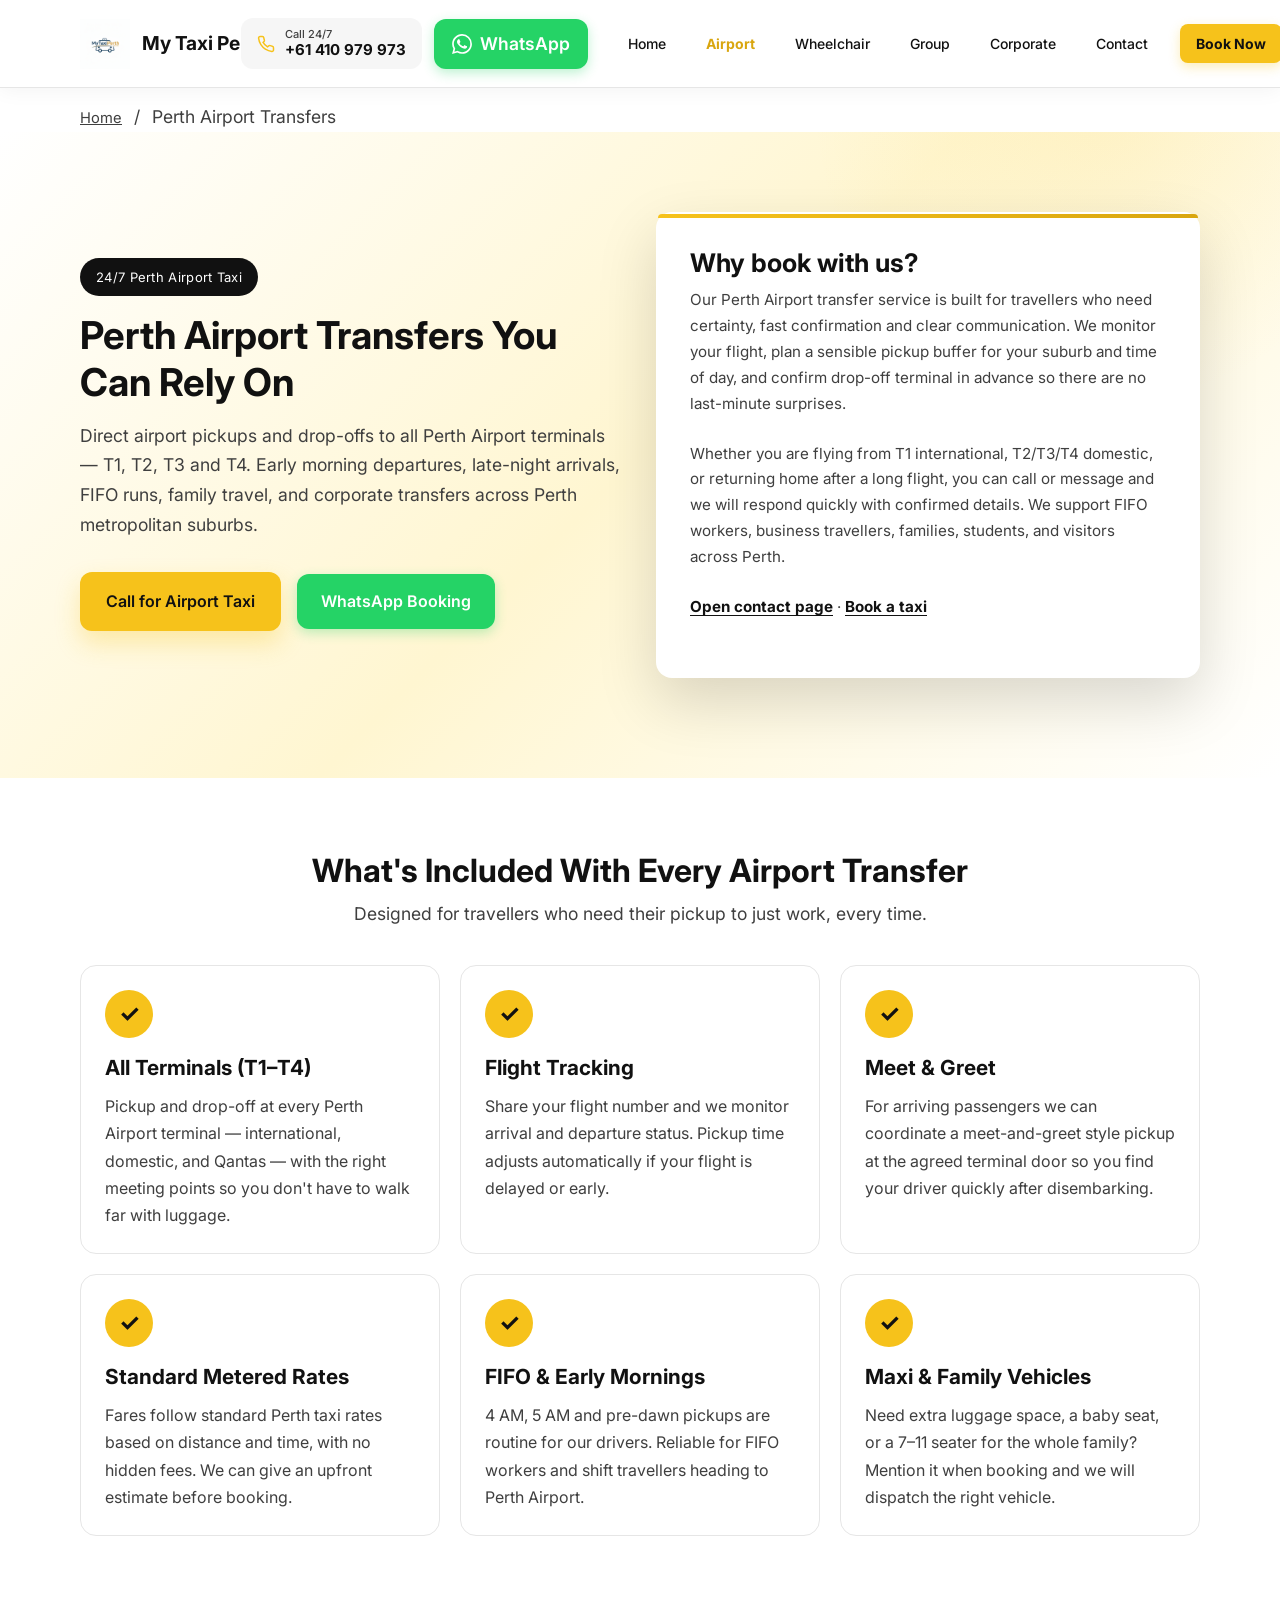
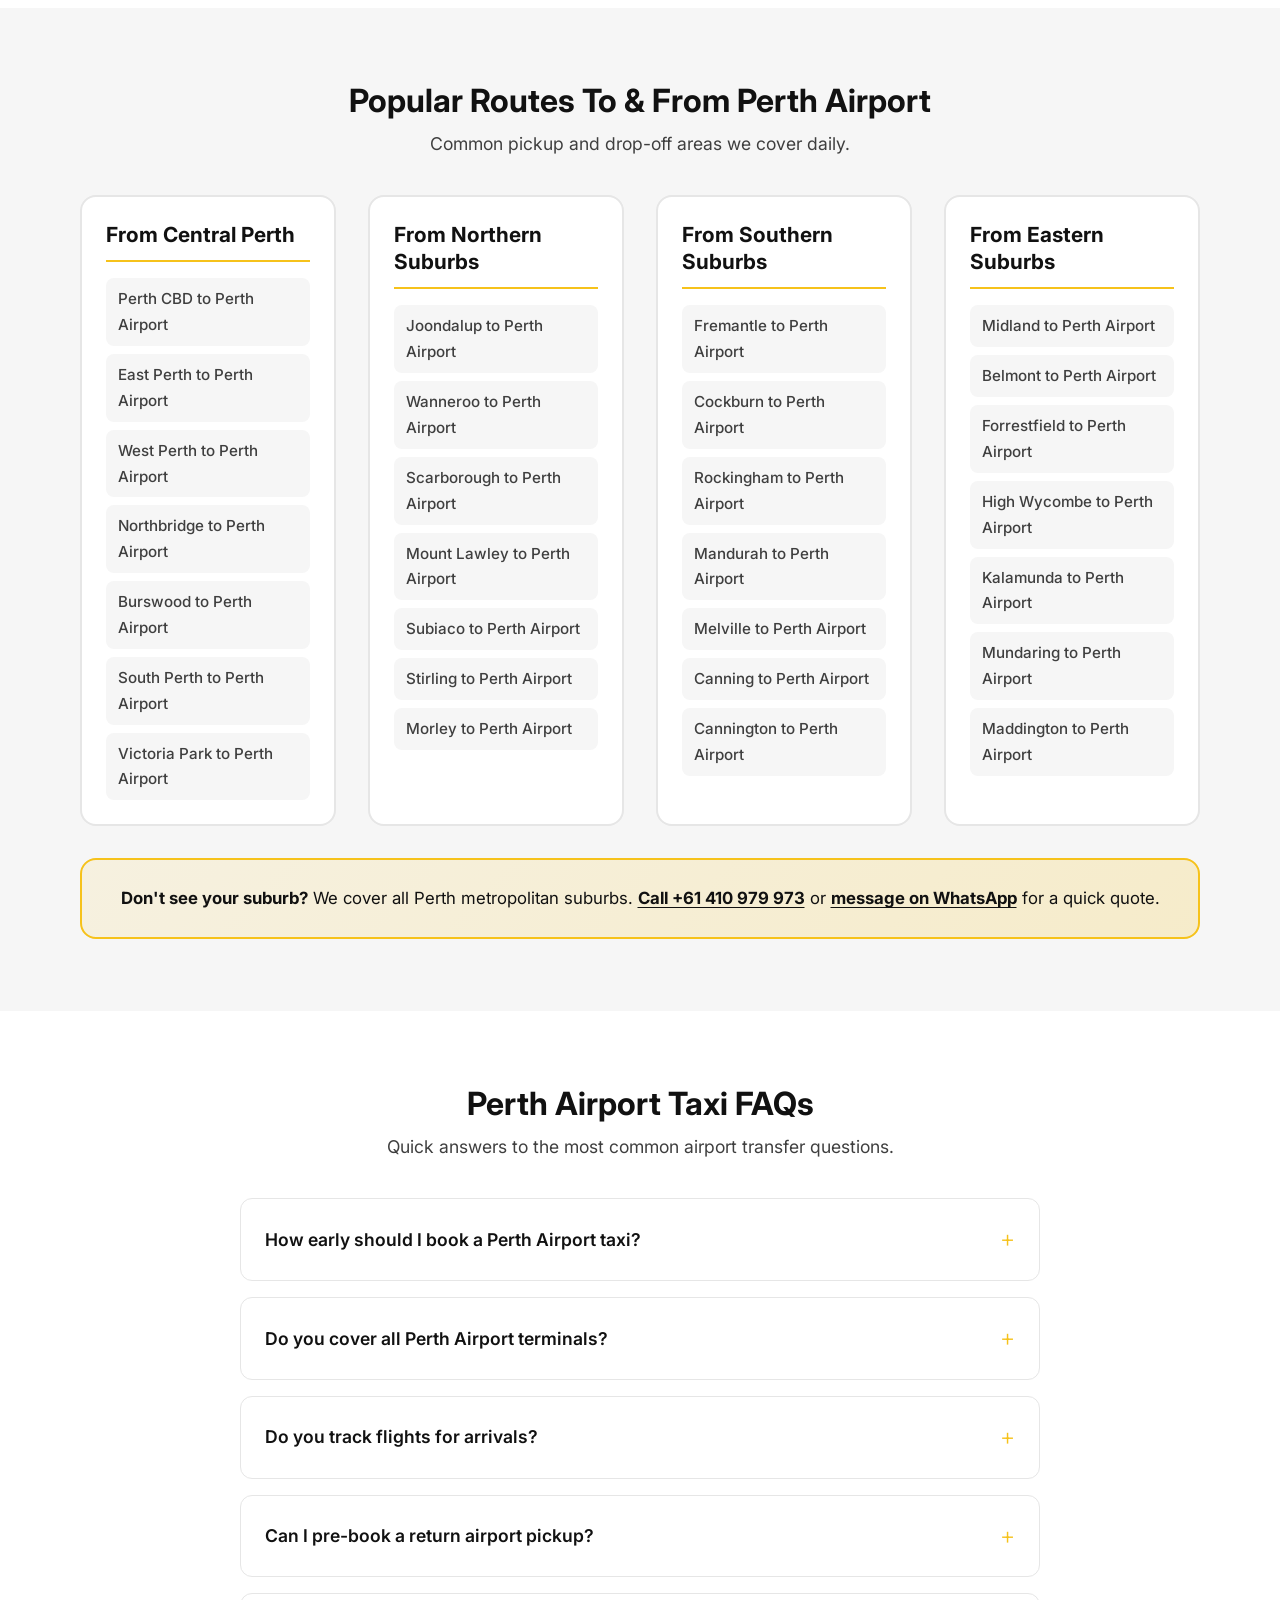
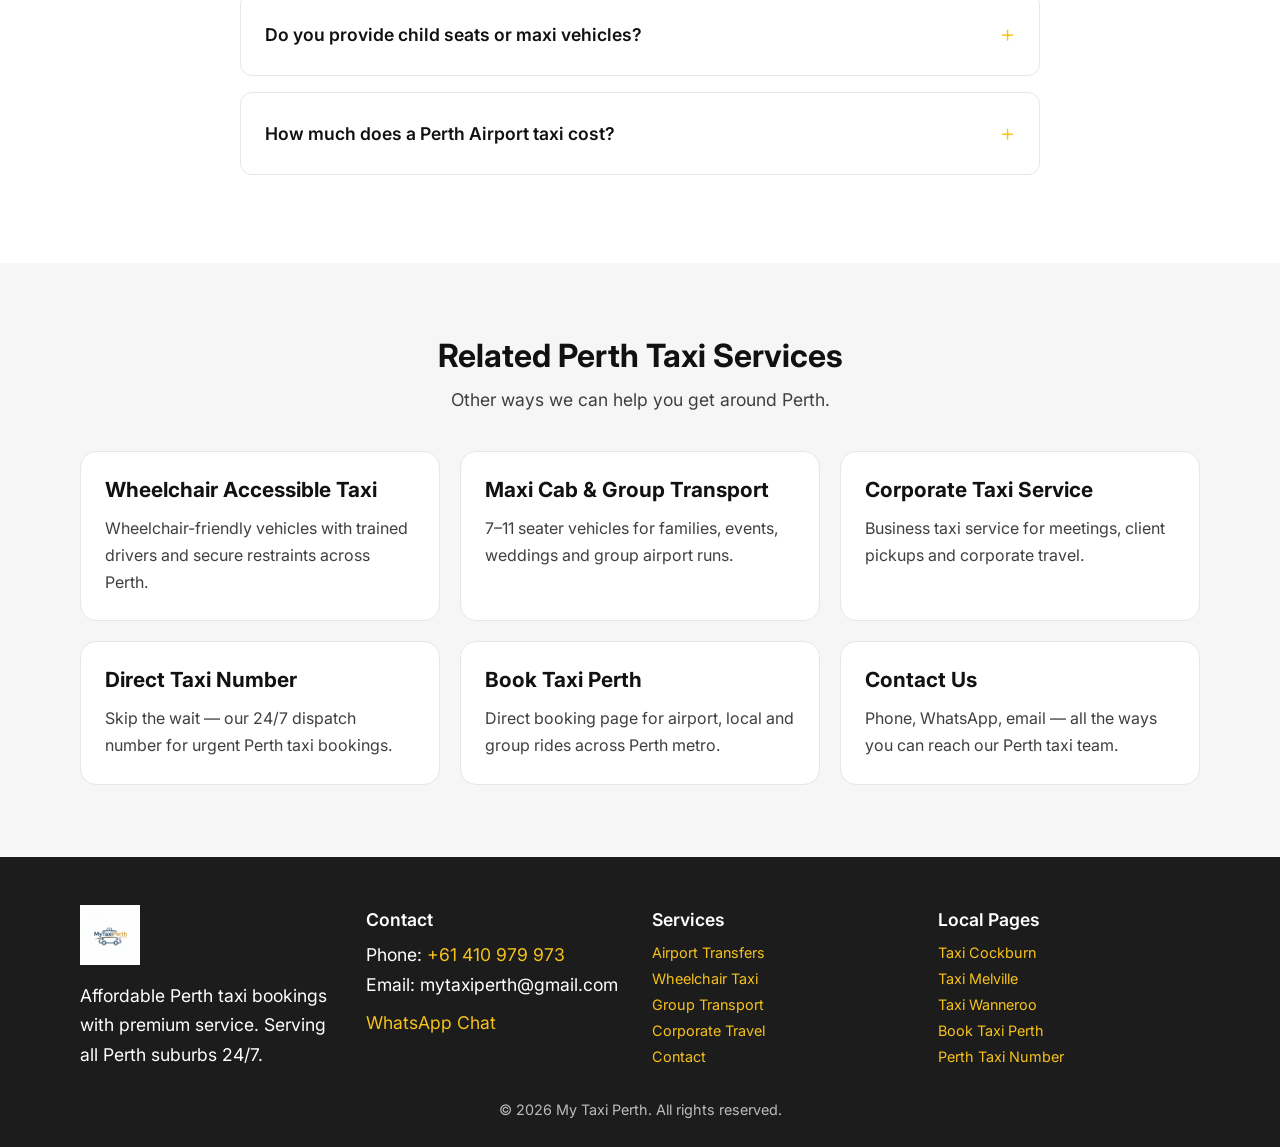
<file: airport-transfers.html>
<!doctype html>
<html lang="en">
  <head>
    <!-- Google tag (gtag.js) -->
    <script async src="https://www.googletagmanager.com/gtag/js?id=G-NSSZR13VDL"></script>
    <script>
      window.dataLayer = window.dataLayer || [];
      function gtag(){dataLayer.push(arguments);}
      gtag('js', new Date());
      gtag('config', 'G-NSSZR13VDL');
    </script>

    <meta charset="UTF-8" />
    <meta name="viewport" content="width=device-width, initial-scale=1" />
    <title>Perth Airport Transfers | 24/7 Taxi to Perth Airport (T1–T4)</title>
    <meta name="description" content="Reliable Perth Airport taxi service. 24/7 transfers to and from Perth Airport terminals T1, T2, T3 and T4. Flight tracking, meet and greet, fixed routes. Call +61 410 979 973." />
    <meta name="robots" content="index,follow" />
    <link rel="canonical" href="https://www.mytaxiperth.au/airport-transfers.html" />

    <meta property="og:type" content="website" />
    <meta property="og:url" content="https://www.mytaxiperth.au/airport-transfers.html" />
    <meta property="og:title" content="Perth Airport Transfers | 24/7 Taxi to Perth Airport" />
    <meta property="og:description" content="24/7 Perth Airport taxi to T1, T2, T3 and T4. Flight tracking and reliable pickup across Perth metro." />
    <meta property="og:image" content="https://www.mytaxiperth.au/images/mytaxiperth.png" />
    <meta property="og:locale" content="en_AU" />

    <link rel="icon" type="image/png" href="images/mytaxiperth.png" />
    <link rel="apple-touch-icon" href="images/mytaxiperth.png" />
    <link rel="stylesheet" href="styles.css" />

    <script type="application/ld+json">
    {
      "@context": "https://schema.org",
      "@type": "Service",
      "name": "Perth Airport Transfer Taxi Service",
      "serviceType": "Airport Transfer Taxi",
      "provider": {
        "@type": "TaxiService",
        "name": "My Taxi Perth",
        "telephone": "+61410979973",
        "url": "https://www.mytaxiperth.au"
      },
      "areaServed": {
        "@type": "AdministrativeArea",
        "name": "Perth Metropolitan Area"
      }
    }
    </script>
    <script type="application/ld+json">
    {
      "@context": "https://schema.org",
      "@type": "BreadcrumbList",
      "itemListElement": [
        {"@type": "ListItem", "position": 1, "name": "Home", "item": "https://www.mytaxiperth.au/"},
        {"@type": "ListItem", "position": 2, "name": "Perth Airport Transfers", "item": "https://www.mytaxiperth.au/airport-transfers.html"}
      ]
    }
    </script>
    <script type="application/ld+json">
    {
      "@context": "https://schema.org",
      "@type": "FAQPage",
      "mainEntity": [
        {"@type": "Question", "name": "How early should I book a Perth Airport taxi?", "acceptedAnswer": {"@type": "Answer", "text": "We recommend booking at least the night before for early morning flights and at least 2–3 hours before for daytime flights. For peak times we suggest pre-booking 1–2 days in advance to lock in your pickup window."}},
        {"@type": "Question", "name": "Do you cover all Perth Airport terminals?", "acceptedAnswer": {"@type": "Answer", "text": "Yes. We cover T1, T2, T3 and T4 for both pickup and drop-off across all airlines operating from Perth Airport."}},
        {"@type": "Question", "name": "Do you track flights for arrivals?", "acceptedAnswer": {"@type": "Answer", "text": "Yes, when you share your flight number we monitor arrival times and adjust pickup so you are not waiting unnecessarily and we are not charging for delays outside your control."}},
        {"@type": "Question", "name": "Can I pre-book a return airport pickup?", "acceptedAnswer": {"@type": "Answer", "text": "Yes. Many travellers pre-book both legs at once. Share your departure date and flight number for the return and we will plan your pickup accordingly."}},
        {"@type": "Question", "name": "Do you provide child seats or extra luggage capacity?", "acceptedAnswer": {"@type": "Answer", "text": "Yes. Mention child seats, baby capsules, or extra luggage at booking and we will arrange a suitable vehicle. For groups we can dispatch a maxi cab where required."}}
      ]
    }
    </script>
  </head>
  <body>
    <header class="site-header">
      <div class="container header-inner">
        <a class="logo" href="index.html" aria-label="My Taxi Perth Home">
          <img src="images/mytaxiperth.png" alt="My Taxi Perth Logo" class="logo-img" />
          <span class="logo-text">My Taxi Perth</span>
        </a>
        <div class="header-actions">
          <a class="header-phone" href="tel:+61410979973" data-track-action="phone_click">
            <svg class="phone-icon" width="18" height="18" viewBox="0 0 24 24" fill="none" stroke="currentColor" stroke-width="2"><path d="M22 16.92v3a2 2 0 0 1-2.18 2 19.79 19.79 0 0 1-8.63-3.07 19.5 19.5 0 0 1-6-6 19.79 19.79 0 0 1-3.07-8.67A2 2 0 0 1 4.11 2h3a2 2 0 0 1 2 1.72 12.84 12.84 0 0 0 .7 2.81 2 2 0 0 1-.45 2.11L8.09 9.91a16 16 0 0 0 6 6l1.27-1.27a2 2 0 0 1 2.11-.45 12.84 12.84 0 0 0 2.81.7A2 2 0 0 1 22 16.92z"></path></svg>
            <div class="phone-info">
              <span class="phone-label">Call 24/7</span>
              <span class="phone-number">+61 410 979 973</span>
            </div>
          </a>
          <a class="whatsapp-btn" href="https://wa.me/61410979973?text=Hi%20I%20need%20a%20Perth%20Airport%20transfer." target="_blank" rel="noopener noreferrer" aria-label="Chat on WhatsApp" data-track-action="whatsapp_click">
            <svg width="20" height="20" viewBox="0 0 24 24" fill="currentColor"><path d="M17.472 14.382c-.297-.149-1.758-.867-2.03-.967-.273-.099-.471-.148-.67.15-.197.297-.767.966-.94 1.164-.173.199-.347.223-.644.075-.297-.15-1.255-.463-2.39-1.475-.883-.788-1.48-1.761-1.653-2.059-.173-.297-.018-.458.13-.606.134-.133.298-.347.446-.52.149-.174.198-.298.298-.497.099-.198.05-.371-.025-.52-.075-.149-.669-1.612-.916-2.207-.242-.579-.487-.5-.669-.51-.173-.008-.371-.01-.57-.01-.198 0-.52.074-.792.372-.272.297-1.04 1.016-1.04 2.479 0 1.462 1.065 2.875 1.213 3.074.149.198 2.096 3.2 5.077 4.487.709.306 1.262.489 1.694.625.712.227 1.36.195 1.871.118.571-.085 1.758-.719 2.006-1.413.248-.694.248-1.289.173-1.413-.074-.124-.272-.198-.57-.347m-5.421 7.403h-.004a9.87 9.87 0 01-5.031-1.378l-.361-.214-3.741.982.998-3.648-.235-.374a9.86 9.86 0 01-1.51-5.26c.001-5.45 4.436-9.884 9.888-9.884 2.64 0 5.122 1.03 6.988 2.898a9.825 9.825 0 012.893 6.994c-.003 5.45-4.437 9.884-9.885 9.884m8.413-18.297A11.815 11.815 0 0012.05 0C5.495 0 .16 5.335.157 11.892c0 2.096.547 4.142 1.588 5.945L.057 24l6.305-1.654a11.882 11.882 0 005.683 1.448h.005c6.554 0 11.89-5.335 11.893-11.893a11.821 11.821 0 00-3.48-8.413Z"/></svg>
            <span>WhatsApp</span>
          </a>
        </div>
        <button class="nav-toggle" aria-label="Open navigation"><span></span><span></span><span></span></button>
        <nav class="site-nav">
          <a href="index.html">Home</a>
          <a href="airport-transfers.html" aria-current="page">Airport</a>
          <a href="wheelchair-taxi.html">Wheelchair</a>
          <a href="group-transport.html">Group</a>
          <a href="corporate-travel.html">Corporate</a>
          <a href="contact.html">Contact</a>
          <a class="nav-cta" href="tel:+61410979973" data-track-action="phone_click">Book Now</a>
        </nav>
      </div>
    </header>

    <main id="main-content">
      <nav class="seo-breadcrumb" aria-label="Breadcrumb">
        <div class="container">
          <a href="index.html">Home</a> <span aria-hidden="true">/</span> <span>Perth Airport Transfers</span>
        </div>
      </nav>

      <section class="hero">
        <div class="container hero-grid">
          <div class="hero-copy">
            <p class="hero-pill">24/7 Perth Airport Taxi</p>
            <h1>Perth Airport Transfers You Can Rely On</h1>
            <p class="hero-subtitle">Direct airport pickups and drop-offs to all Perth Airport terminals — T1, T2, T3 and T4. Early morning departures, late-night arrivals, FIFO runs, family travel, and corporate transfers across Perth metropolitan suburbs.</p>
            <div class="hero-actions">
              <a class="btn primary" href="tel:+61410979973" data-track-action="phone_click">Call for Airport Taxi</a>
              <a class="btn whatsapp" href="https://wa.me/61410979973?text=Hi%20I%20need%20a%20Perth%20Airport%20transfer." target="_blank" rel="noopener noreferrer" data-track-action="whatsapp_click">WhatsApp Booking</a>
            </div>
          </div>
          <div class="hero-card">
            <h2>Why book with us?</h2>
            <p>Our Perth Airport transfer service is built for travellers who need certainty, fast confirmation and clear communication. We monitor your flight, plan a sensible pickup buffer for your suburb and time of day, and confirm drop-off terminal in advance so there are no last-minute surprises.</p>
            <p>Whether you are flying from T1 international, T2/T3/T4 domestic, or returning home after a long flight, you can call or message and we will respond quickly with confirmed details. We support FIFO workers, business travellers, families, students, and visitors across Perth.</p>
            <p><a class="service-link" href="contact.html">Open contact page</a> · <a class="service-link" href="book-taxi-perth.html">Book a taxi</a></p>
          </div>
        </div>
      </section>

      <section class="section" id="features">
        <div class="container">
          <div class="section-header">
            <h2>What's Included With Every Airport Transfer</h2>
            <p>Designed for travellers who need their pickup to just work, every time.</p>
          </div>
          <div class="grid three">
            <article class="card">
              <div class="feature-icon">✓</div>
              <h3>All Terminals (T1–T4)</h3>
              <p>Pickup and drop-off at every Perth Airport terminal — international, domestic, and Qantas — with the right meeting points so you don't have to walk far with luggage.</p>
            </article>
            <article class="card">
              <div class="feature-icon">✓</div>
              <h3>Flight Tracking</h3>
              <p>Share your flight number and we monitor arrival and departure status. Pickup time adjusts automatically if your flight is delayed or early.</p>
            </article>
            <article class="card">
              <div class="feature-icon">✓</div>
              <h3>Meet &amp; Greet</h3>
              <p>For arriving passengers we can coordinate a meet-and-greet style pickup at the agreed terminal door so you find your driver quickly after disembarking.</p>
            </article>
            <article class="card">
              <div class="feature-icon">✓</div>
              <h3>Standard Metered Rates</h3>
              <p>Fares follow standard Perth taxi rates based on distance and time, with no hidden fees. We can give an upfront estimate before booking.</p>
            </article>
            <article class="card">
              <div class="feature-icon">✓</div>
              <h3>FIFO &amp; Early Mornings</h3>
              <p>4 AM, 5 AM and pre-dawn pickups are routine for our drivers. Reliable for FIFO workers and shift travellers heading to Perth Airport.</p>
            </article>
            <article class="card">
              <div class="feature-icon">✓</div>
              <h3>Maxi &amp; Family Vehicles</h3>
              <p>Need extra luggage space, a baby seat, or a 7–11 seater for the whole family? Mention it when booking and we will dispatch the right vehicle.</p>
            </article>
          </div>
        </div>
      </section>

      <section class="section alt" id="routes">
        <div class="container">
          <div class="section-header">
            <h2>Popular Routes To &amp; From Perth Airport</h2>
            <p>Common pickup and drop-off areas we cover daily.</p>
          </div>
          <div class="suburbs-grid">
            <div class="suburb-category">
              <h3>From Central Perth</h3>
              <ul class="suburb-list">
                <li>Perth CBD to Perth Airport</li>
                <li>East Perth to Perth Airport</li>
                <li>West Perth to Perth Airport</li>
                <li>Northbridge to Perth Airport</li>
                <li>Burswood to Perth Airport</li>
                <li>South Perth to Perth Airport</li>
                <li>Victoria Park to Perth Airport</li>
              </ul>
            </div>
            <div class="suburb-category">
              <h3>From Northern Suburbs</h3>
              <ul class="suburb-list">
                <li>Joondalup to Perth Airport</li>
                <li>Wanneroo to Perth Airport</li>
                <li>Scarborough to Perth Airport</li>
                <li>Mount Lawley to Perth Airport</li>
                <li>Subiaco to Perth Airport</li>
                <li>Stirling to Perth Airport</li>
                <li>Morley to Perth Airport</li>
              </ul>
            </div>
            <div class="suburb-category">
              <h3>From Southern Suburbs</h3>
              <ul class="suburb-list">
                <li>Fremantle to Perth Airport</li>
                <li>Cockburn to Perth Airport</li>
                <li>Rockingham to Perth Airport</li>
                <li>Mandurah to Perth Airport</li>
                <li>Melville to Perth Airport</li>
                <li>Canning to Perth Airport</li>
                <li>Cannington to Perth Airport</li>
              </ul>
            </div>
            <div class="suburb-category">
              <h3>From Eastern Suburbs</h3>
              <ul class="suburb-list">
                <li>Midland to Perth Airport</li>
                <li>Belmont to Perth Airport</li>
                <li>Forrestfield to Perth Airport</li>
                <li>High Wycombe to Perth Airport</li>
                <li>Kalamunda to Perth Airport</li>
                <li>Mundaring to Perth Airport</li>
                <li>Maddington to Perth Airport</li>
              </ul>
            </div>
          </div>
          <div class="suburbs-note">
            <p><strong>Don't see your suburb?</strong> We cover all Perth metropolitan suburbs. <a class="service-link" href="tel:+61410979973">Call +61 410 979 973</a> or <a class="service-link" href="https://wa.me/61410979973?text=Hi%20I%20need%20a%20Perth%20Airport%20transfer." target="_blank" rel="noopener noreferrer">message on WhatsApp</a> for a quick quote.</p>
          </div>
        </div>
      </section>

      <section class="section" id="faq">
        <div class="container">
          <div class="section-header">
            <h2>Perth Airport Taxi FAQs</h2>
            <p>Quick answers to the most common airport transfer questions.</p>
          </div>
          <div class="faq-container">
            <details class="faq-item">
              <summary>How early should I book a Perth Airport taxi?</summary>
              <p>For early morning flights, book the night before. For daytime flights, 2–3 hours notice is usually enough. During peak holiday weekends, 1–2 days in advance is safer to lock in your preferred pickup time.</p>
            </details>
            <details class="faq-item">
              <summary>Do you cover all Perth Airport terminals?</summary>
              <p>Yes. We cover T1 (international, plus some domestic), T2, T3 and T4 (Qantas) for both pickups and drop-offs across all airlines.</p>
            </details>
            <details class="faq-item">
              <summary>Do you track flights for arrivals?</summary>
              <p>Yes. Share your flight number and we monitor arrival times. If your flight is delayed or early, pickup is adjusted automatically.</p>
            </details>
            <details class="faq-item">
              <summary>Can I pre-book a return airport pickup?</summary>
              <p>Absolutely. Many travellers pre-book both legs at the same time. Share your departure date and flight number for the return and we will plan pickup based on landing time.</p>
            </details>
            <details class="faq-item">
              <summary>Do you provide child seats or maxi vehicles?</summary>
              <p>Yes. Mention child seats, baby capsules or maxi cab needs at booking and we will dispatch a suitable vehicle.</p>
            </details>
            <details class="faq-item">
              <summary>How much does a Perth Airport taxi cost?</summary>
              <p>All fares follow standard Perth taxi rates based on distance and time. We can give an upfront estimate before booking. Typical guide: Perth CBD $45–$55, Fremantle $70–$85, Joondalup $65–$80.</p>
            </details>
          </div>
        </div>
      </section>

      <section class="section alt" id="related">
        <div class="container">
          <div class="section-header">
            <h2>Related Perth Taxi Services</h2>
            <p>Other ways we can help you get around Perth.</p>
          </div>
          <div class="grid three">
            <a class="card service-link-card" href="wheelchair-taxi.html">
              <h3>Wheelchair Accessible Taxi</h3>
              <p>Wheelchair-friendly vehicles with trained drivers and secure restraints across Perth.</p>
            </a>
            <a class="card service-link-card" href="group-transport.html">
              <h3>Maxi Cab &amp; Group Transport</h3>
              <p>7–11 seater vehicles for families, events, weddings and group airport runs.</p>
            </a>
            <a class="card service-link-card" href="corporate-travel.html">
              <h3>Corporate Taxi Service</h3>
              <p>Business taxi service for meetings, client pickups and corporate travel.</p>
            </a>
            <a class="card service-link-card" href="taxi-perth-phone-number.html">
              <h3>Direct Taxi Number</h3>
              <p>Skip the wait — our 24/7 dispatch number for urgent Perth taxi bookings.</p>
            </a>
            <a class="card service-link-card" href="book-taxi-perth.html">
              <h3>Book Taxi Perth</h3>
              <p>Direct booking page for airport, local and group rides across Perth metro.</p>
            </a>
            <a class="card service-link-card" href="contact.html">
              <h3>Contact Us</h3>
              <p>Phone, WhatsApp, email — all the ways you can reach our Perth taxi team.</p>
            </a>
          </div>
        </div>
      </section>
    </main>

    <footer class="site-footer">
      <div class="container footer-grid">
        <div>
          <img src="images/mytaxiperth.png" alt="My Taxi Perth Logo" class="footer-logo" />
          <p>Affordable Perth taxi bookings with premium service. Serving all Perth suburbs 24/7.</p>
        </div>
        <div>
          <p class="footer-heading">Contact</p>
          <p>Phone: <a href="tel:+61410979973">+61 410 979 973</a></p>
          <p>Email: mytaxiperth@gmail.com</p>
          <p><a class="footer-whatsapp" href="https://wa.me/61410979973?text=Hi%20My%20Taxi%20Perth%2C%20I%20need%20a%20taxi." target="_blank" rel="noopener noreferrer" data-track-action="whatsapp_click">WhatsApp Chat</a></p>
        </div>
        <div>
          <p class="footer-heading">Services</p>
          <p style="font-size: 0.9rem; line-height: 1.8;">
            <a href="airport-transfers.html">Airport Transfers</a><br />
            <a href="wheelchair-taxi.html">Wheelchair Taxi</a><br />
            <a href="group-transport.html">Group Transport</a><br />
            <a href="corporate-travel.html">Corporate Travel</a><br />
            <a href="contact.html">Contact</a>
          </p>
        </div>
        <div>
          <p class="footer-heading">Local Pages</p>
          <p style="font-size: 0.9rem; line-height: 1.8;">
            <a href="taxi-cockburn.html">Taxi Cockburn</a><br />
            <a href="taxi-melville.html">Taxi Melville</a><br />
            <a href="taxi-wanneroo.html">Taxi Wanneroo</a><br />
            <a href="book-taxi-perth.html">Book Taxi Perth</a><br />
            <a href="taxi-perth-phone-number.html">Perth Taxi Number</a>
          </p>
        </div>
      </div>
      <p class="footer-bottom">© 2026 My Taxi Perth. All rights reserved.</p>
    </footer>

    <div class="mobile-sticky-cta" role="region" aria-label="Quick contact actions">
      <a class="sticky-call" href="tel:+61410979973" data-track-action="phone_click">Call Now</a>
      <a class="sticky-whatsapp" href="https://wa.me/61410979973?text=Hi%20I%20need%20a%20Perth%20Airport%20transfer." target="_blank" rel="noopener noreferrer" data-track-action="whatsapp_click">WhatsApp</a>
    </div>
    <script src="script.js"></script>
  </body>
</html>
</file>
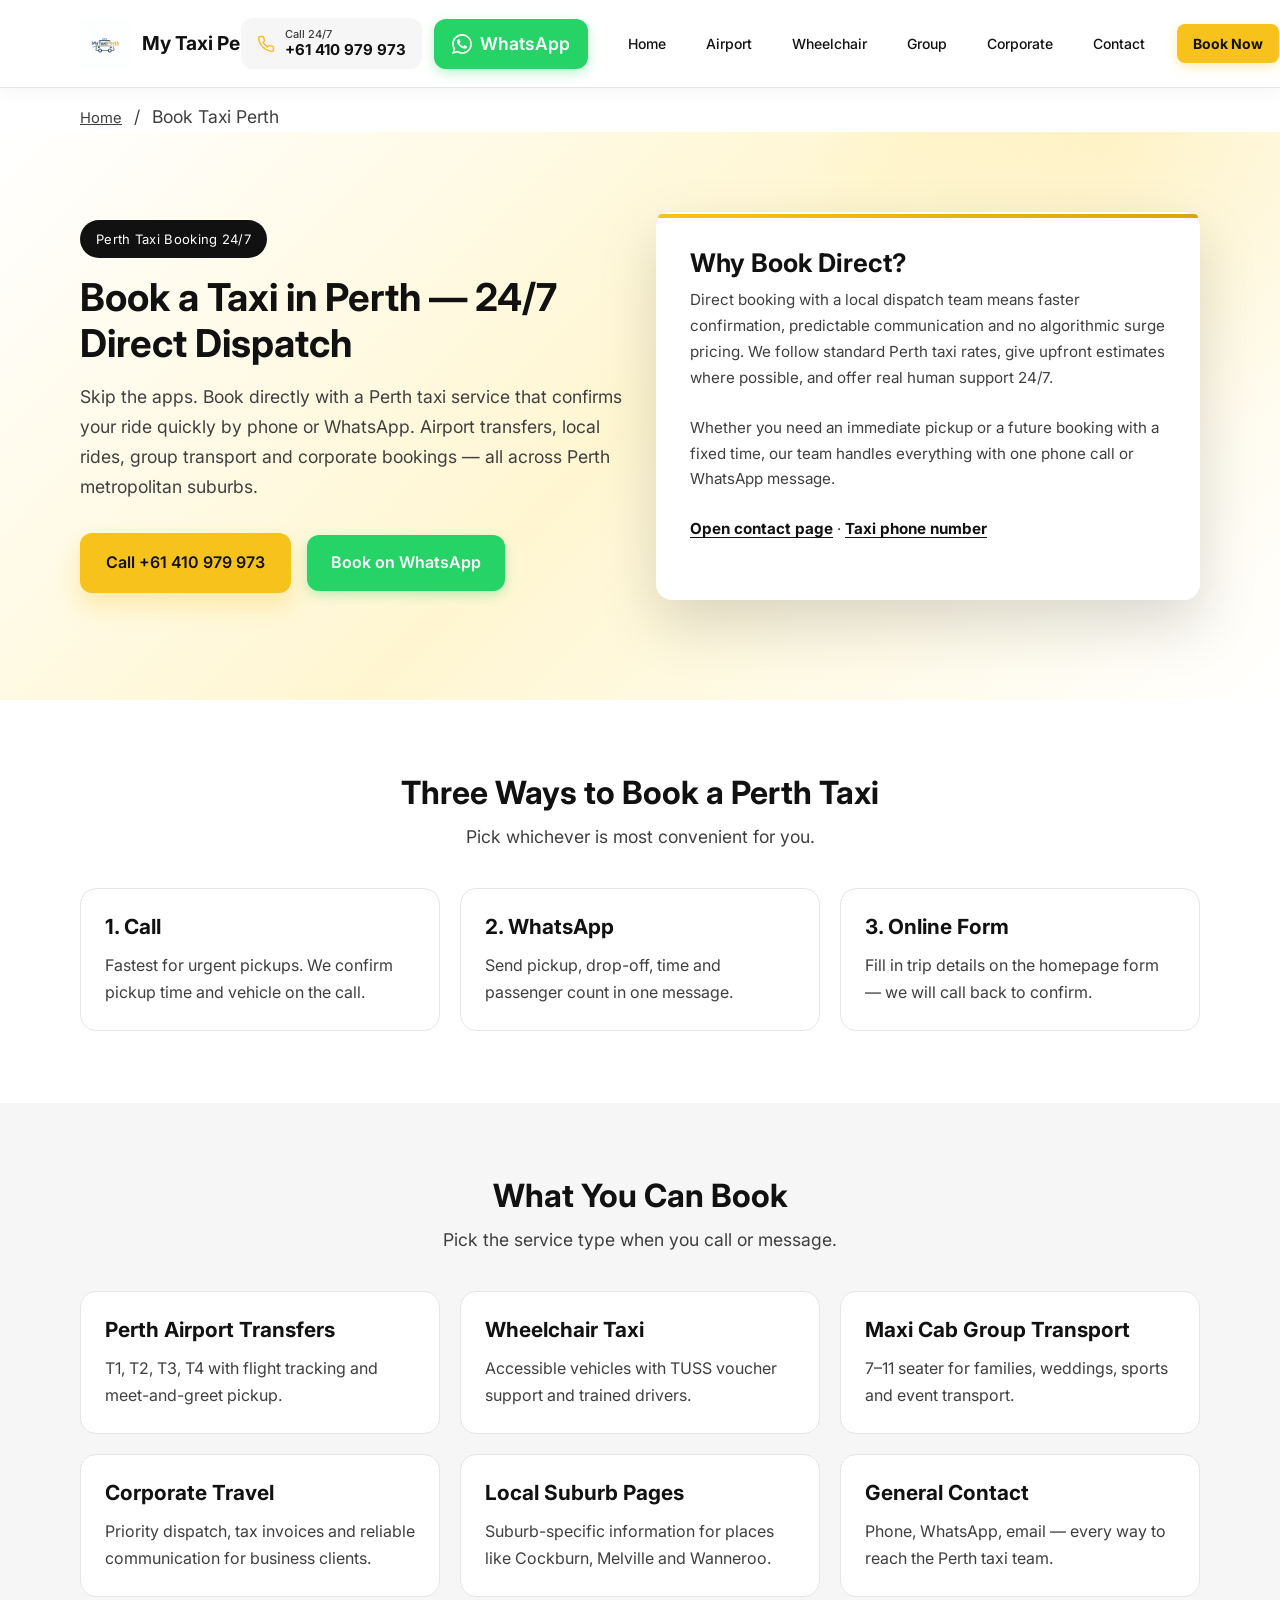
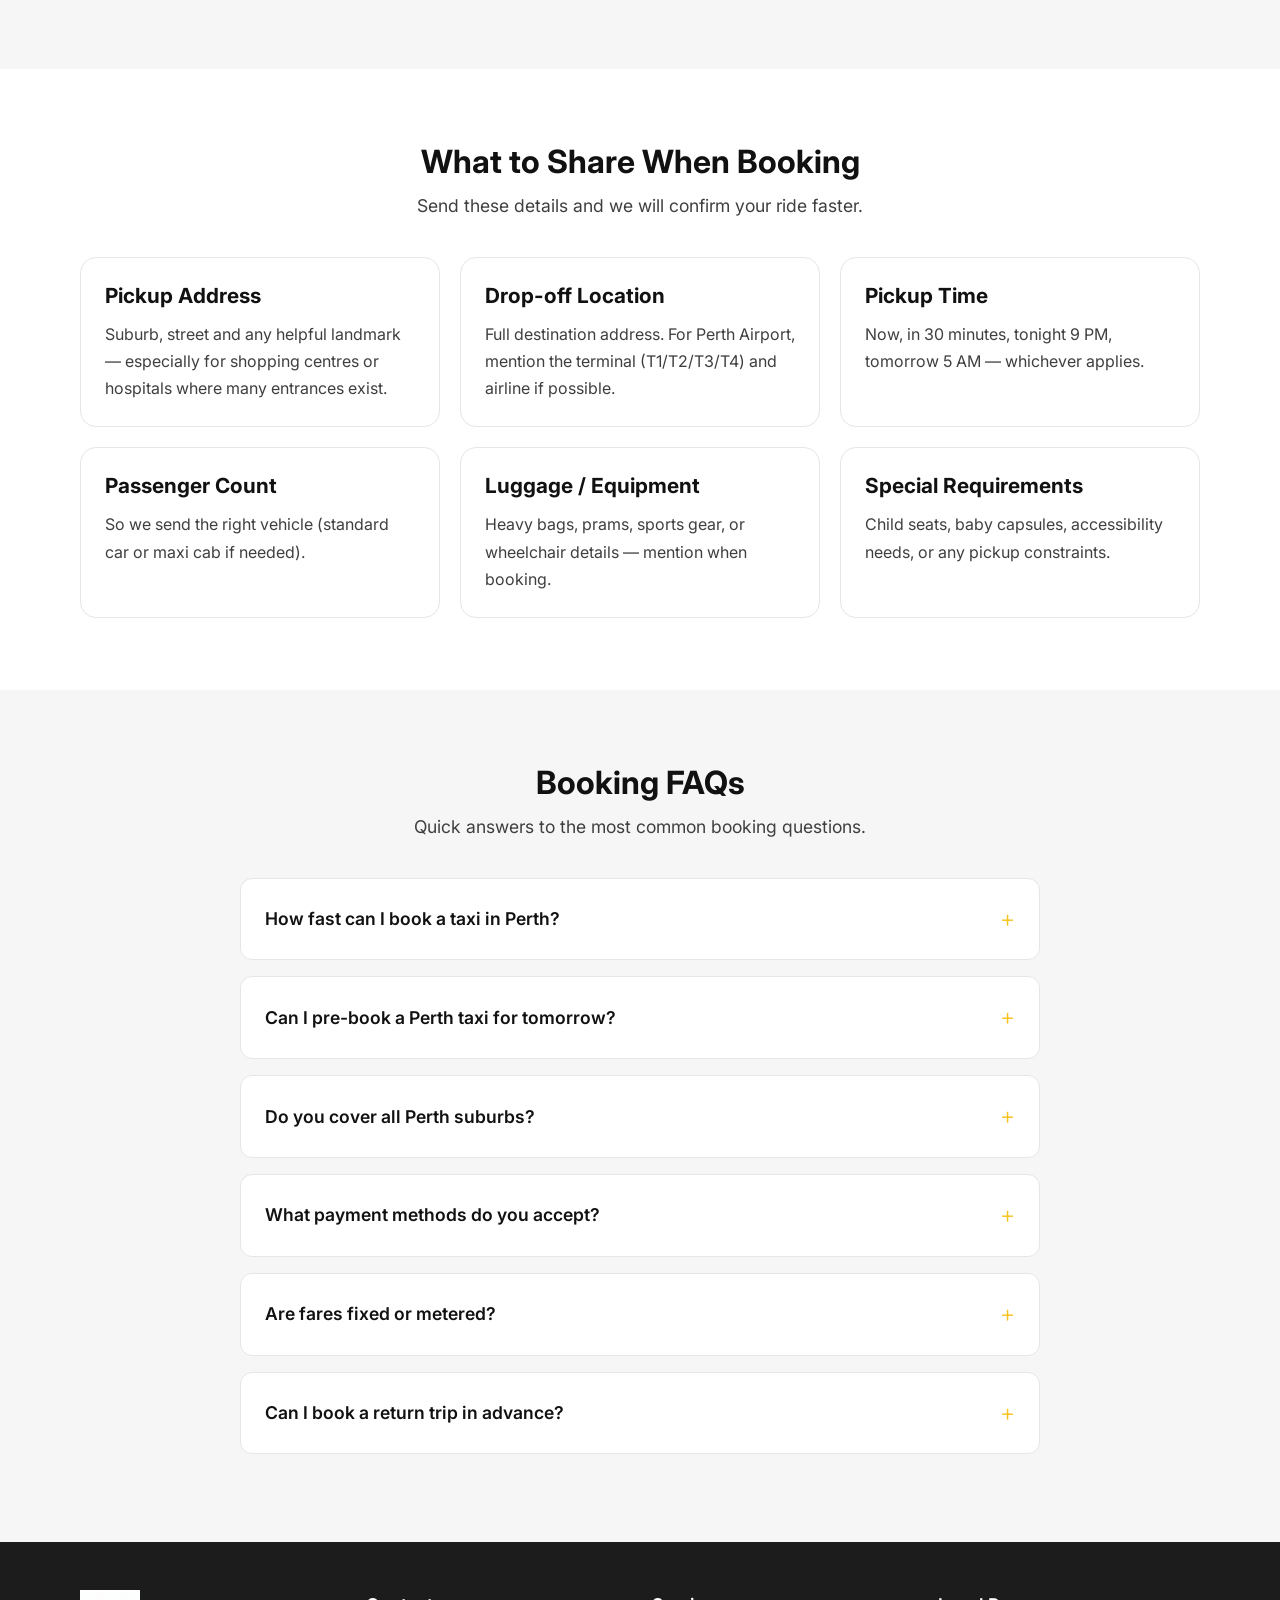
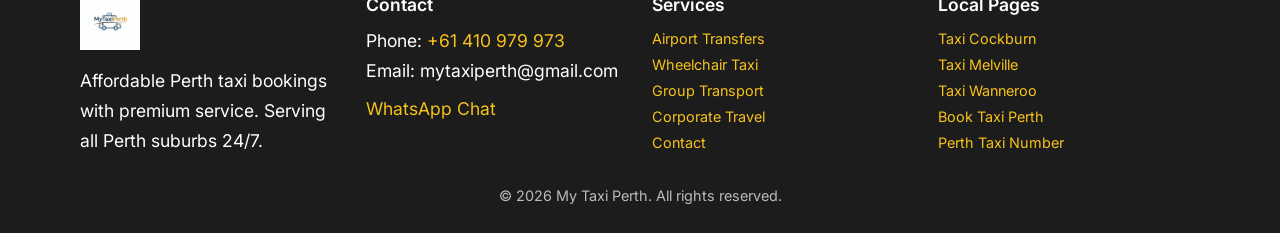
<file: book-taxi-perth.html>
<!doctype html>
<html lang="en">
  <head>
    <!-- Google tag (gtag.js) -->
    <script async src="https://www.googletagmanager.com/gtag/js?id=G-NSSZR13VDL"></script>
    <script>
      window.dataLayer = window.dataLayer || [];
      function gtag(){dataLayer.push(arguments);}
      gtag('js', new Date());
      gtag('config', 'G-NSSZR13VDL');
    </script>

    <meta charset="UTF-8" />
    <meta name="viewport" content="width=device-width, initial-scale=1" />
    <title>Book Taxi Perth | 24/7 Direct Booking by Phone or WhatsApp</title>
    <meta name="description" content="Book a taxi in Perth now. 24/7 phone and WhatsApp booking for airport transfers, local rides, group travel and corporate transport across Perth metro. Call +61 410 979 973." />
    <meta name="robots" content="index,follow" />
    <link rel="canonical" href="https://www.mytaxiperth.au/book-taxi-perth.html" />

    <meta property="og:type" content="website" />
    <meta property="og:url" content="https://www.mytaxiperth.au/book-taxi-perth.html" />
    <meta property="og:title" content="Book Taxi Perth | 24/7 Direct Booking" />
    <meta property="og:description" content="Direct Perth taxi booking by phone or WhatsApp — 24/7 across Perth metro." />
    <meta property="og:image" content="https://www.mytaxiperth.au/images/mytaxiperth.png" />
    <meta property="og:locale" content="en_AU" />

    <link rel="icon" type="image/png" href="images/mytaxiperth.png" />
    <link rel="apple-touch-icon" href="images/mytaxiperth.png" />
    <link rel="stylesheet" href="styles.css" />

    <script type="application/ld+json">
    {
      "@context": "https://schema.org",
      "@type": "Service",
      "name": "Book Taxi Perth",
      "serviceType": "Taxi Booking",
      "provider": {
        "@type": "TaxiService",
        "name": "My Taxi Perth",
        "telephone": "+61410979973",
        "url": "https://www.mytaxiperth.au"
      },
      "areaServed": {
        "@type": "AdministrativeArea",
        "name": "Perth Metropolitan Area"
      }
    }
    </script>
    <script type="application/ld+json">
    {
      "@context": "https://schema.org",
      "@type": "BreadcrumbList",
      "itemListElement": [
        {"@type": "ListItem", "position": 1, "name": "Home", "item": "https://www.mytaxiperth.au/"},
        {"@type": "ListItem", "position": 2, "name": "Book Taxi Perth", "item": "https://www.mytaxiperth.au/book-taxi-perth.html"}
      ]
    }
    </script>
    <script type="application/ld+json">
    {
      "@context": "https://schema.org",
      "@type": "FAQPage",
      "mainEntity": [
        {"@type": "Question", "name": "How fast can I book a taxi in Perth?", "acceptedAnswer": {"@type": "Answer", "text": "Same-day taxi bookings can typically be confirmed within minutes. For urgent pickups, calling is fastest. For planned trips, WhatsApp lets you send pickup and drop-off in one message."}},
        {"@type": "Question", "name": "Can I pre-book a Perth taxi for tomorrow?", "acceptedAnswer": {"@type": "Answer", "text": "Yes. Pre-bookings are encouraged — especially for early morning airport runs, large groups and recurring trips. Share date, time, pickup and drop-off when booking."}},
        {"@type": "Question", "name": "Do you cover all Perth suburbs?", "acceptedAnswer": {"@type": "Answer", "text": "Yes. We service all Perth metropolitan suburbs across central, north, south and east. Call us if you are unsure about your suburb."}},
        {"@type": "Question", "name": "What payment methods do you accept?", "acceptedAnswer": {"@type": "Answer", "text": "We accept cash, EFTPOS, credit/debit cards, and major digital payments. Corporate accounts can also receive tax invoices."}}
      ]
    }
    </script>
  </head>
  <body>
    <header class="site-header">
      <div class="container header-inner">
        <a class="logo" href="index.html" aria-label="My Taxi Perth Home">
          <img src="images/mytaxiperth.png" alt="My Taxi Perth Logo" class="logo-img" />
          <span class="logo-text">My Taxi Perth</span>
        </a>
        <div class="header-actions">
          <a class="header-phone" href="tel:+61410979973" data-track-action="phone_click">
            <svg class="phone-icon" width="18" height="18" viewBox="0 0 24 24" fill="none" stroke="currentColor" stroke-width="2"><path d="M22 16.92v3a2 2 0 0 1-2.18 2 19.79 19.79 0 0 1-8.63-3.07 19.5 19.5 0 0 1-6-6 19.79 19.79 0 0 1-3.07-8.67A2 2 0 0 1 4.11 2h3a2 2 0 0 1 2 1.72 12.84 12.84 0 0 0 .7 2.81 2 2 0 0 1-.45 2.11L8.09 9.91a16 16 0 0 0 6 6l1.27-1.27a2 2 0 0 1 2.11-.45 12.84 12.84 0 0 0 2.81.7A2 2 0 0 1 22 16.92z"></path></svg>
            <div class="phone-info">
              <span class="phone-label">Call 24/7</span>
              <span class="phone-number">+61 410 979 973</span>
            </div>
          </a>
          <a class="whatsapp-btn" href="https://wa.me/61410979973?text=Hi%20I%20need%20a%20taxi%20in%20Perth.%20Pickup%3A%20%0ADropoff%3A%20" target="_blank" rel="noopener noreferrer" aria-label="Chat on WhatsApp" data-track-action="whatsapp_click">
            <svg width="20" height="20" viewBox="0 0 24 24" fill="currentColor"><path d="M17.472 14.382c-.297-.149-1.758-.867-2.03-.967-.273-.099-.471-.148-.67.15-.197.297-.767.966-.94 1.164-.173.199-.347.223-.644.075-.297-.15-1.255-.463-2.39-1.475-.883-.788-1.48-1.761-1.653-2.059-.173-.297-.018-.458.13-.606.134-.133.298-.347.446-.52.149-.174.198-.298.298-.497.099-.198.05-.371-.025-.52-.075-.149-.669-1.612-.916-2.207-.242-.579-.487-.5-.669-.51-.173-.008-.371-.01-.57-.01-.198 0-.52.074-.792.372-.272.297-1.04 1.016-1.04 2.479 0 1.462 1.065 2.875 1.213 3.074.149.198 2.096 3.2 5.077 4.487.709.306 1.262.489 1.694.625.712.227 1.36.195 1.871.118.571-.085 1.758-.719 2.006-1.413.248-.694.248-1.289.173-1.413-.074-.124-.272-.198-.57-.347m-5.421 7.403h-.004a9.87 9.87 0 01-5.031-1.378l-.361-.214-3.741.982.998-3.648-.235-.374a9.86 9.86 0 01-1.51-5.26c.001-5.45 4.436-9.884 9.888-9.884 2.64 0 5.122 1.03 6.988 2.898a9.825 9.825 0 012.893 6.994c-.003 5.45-4.437 9.884-9.885 9.884m8.413-18.297A11.815 11.815 0 0012.05 0C5.495 0 .16 5.335.157 11.892c0 2.096.547 4.142 1.588 5.945L.057 24l6.305-1.654a11.882 11.882 0 005.683 1.448h.005c6.554 0 11.89-5.335 11.893-11.893a11.821 11.821 0 00-3.48-8.413Z"/></svg>
            <span>WhatsApp</span>
          </a>
        </div>
        <button class="nav-toggle" aria-label="Open navigation"><span></span><span></span><span></span></button>
        <nav class="site-nav">
          <a href="index.html">Home</a>
          <a href="airport-transfers.html">Airport</a>
          <a href="wheelchair-taxi.html">Wheelchair</a>
          <a href="group-transport.html">Group</a>
          <a href="corporate-travel.html">Corporate</a>
          <a href="contact.html">Contact</a>
          <a class="nav-cta" href="tel:+61410979973" data-track-action="phone_click">Book Now</a>
        </nav>
      </div>
    </header>

    <main id="main-content">
      <nav class="seo-breadcrumb" aria-label="Breadcrumb">
        <div class="container">
          <a href="index.html">Home</a> <span aria-hidden="true">/</span> <span>Book Taxi Perth</span>
        </div>
      </nav>

      <section class="hero">
        <div class="container hero-grid">
          <div class="hero-copy">
            <p class="hero-pill">Perth Taxi Booking 24/7</p>
            <h1>Book a Taxi in Perth — 24/7 Direct Dispatch</h1>
            <p class="hero-subtitle">Skip the apps. Book directly with a Perth taxi service that confirms your ride quickly by phone or WhatsApp. Airport transfers, local rides, group transport and corporate bookings — all across Perth metropolitan suburbs.</p>
            <div class="hero-actions">
              <a class="btn primary" href="tel:+61410979973" data-track-action="phone_click">Call +61 410 979 973</a>
              <a class="btn whatsapp" href="https://wa.me/61410979973?text=Hi%20I%20need%20a%20taxi%20in%20Perth.%20Pickup%3A%20%0ADropoff%3A%20" target="_blank" rel="noopener noreferrer" data-track-action="whatsapp_click">Book on WhatsApp</a>
            </div>
          </div>
          <div class="hero-card">
            <h2>Why Book Direct?</h2>
            <p>Direct booking with a local dispatch team means faster confirmation, predictable communication and no algorithmic surge pricing. We follow standard Perth taxi rates, give upfront estimates where possible, and offer real human support 24/7.</p>
            <p>Whether you need an immediate pickup or a future booking with a fixed time, our team handles everything with one phone call or WhatsApp message.</p>
            <p><a class="service-link" href="contact.html">Open contact page</a> · <a class="service-link" href="taxi-perth-phone-number.html">Taxi phone number</a></p>
          </div>
        </div>
      </section>

      <section class="section" id="how">
        <div class="container">
          <div class="section-header">
            <h2>Three Ways to Book a Perth Taxi</h2>
            <p>Pick whichever is most convenient for you.</p>
          </div>
          <div class="grid three">
            <a class="card service-link-card" href="tel:+61410979973" data-track-action="phone_click">
              <h3>1. Call</h3>
              <p>Fastest for urgent pickups. We confirm pickup time and vehicle on the call.</p>
            </a>
            <a class="card service-link-card" href="https://wa.me/61410979973?text=Hi%20I%20need%20a%20taxi%20in%20Perth.%20Pickup%3A%20%0ADropoff%3A%20" target="_blank" rel="noopener noreferrer" data-track-action="whatsapp_click">
              <h3>2. WhatsApp</h3>
              <p>Send pickup, drop-off, time and passenger count in one message.</p>
            </a>
            <a class="card service-link-card" href="index.html#booking">
              <h3>3. Online Form</h3>
              <p>Fill in trip details on the homepage form — we will call back to confirm.</p>
            </a>
          </div>
        </div>
      </section>

      <section class="section alt" id="services">
        <div class="container">
          <div class="section-header">
            <h2>What You Can Book</h2>
            <p>Pick the service type when you call or message.</p>
          </div>
          <div class="grid three">
            <a class="card service-link-card" href="airport-transfers.html"><h3>Perth Airport Transfers</h3><p>T1, T2, T3, T4 with flight tracking and meet-and-greet pickup.</p></a>
            <a class="card service-link-card" href="wheelchair-taxi.html"><h3>Wheelchair Taxi</h3><p>Accessible vehicles with TUSS voucher support and trained drivers.</p></a>
            <a class="card service-link-card" href="group-transport.html"><h3>Maxi Cab Group Transport</h3><p>7–11 seater for families, weddings, sports and event transport.</p></a>
            <a class="card service-link-card" href="corporate-travel.html"><h3>Corporate Travel</h3><p>Priority dispatch, tax invoices and reliable communication for business clients.</p></a>
            <a class="card service-link-card" href="taxi-cockburn.html"><h3>Local Suburb Pages</h3><p>Suburb-specific information for places like Cockburn, Melville and Wanneroo.</p></a>
            <a class="card service-link-card" href="contact.html"><h3>General Contact</h3><p>Phone, WhatsApp, email — every way to reach the Perth taxi team.</p></a>
          </div>
        </div>
      </section>

      <section class="section" id="info">
        <div class="container">
          <div class="section-header">
            <h2>What to Share When Booking</h2>
            <p>Send these details and we will confirm your ride faster.</p>
          </div>
          <div class="grid three">
            <article class="card"><h3>Pickup Address</h3><p>Suburb, street and any helpful landmark — especially for shopping centres or hospitals where many entrances exist.</p></article>
            <article class="card"><h3>Drop-off Location</h3><p>Full destination address. For Perth Airport, mention the terminal (T1/T2/T3/T4) and airline if possible.</p></article>
            <article class="card"><h3>Pickup Time</h3><p>Now, in 30 minutes, tonight 9 PM, tomorrow 5 AM — whichever applies.</p></article>
            <article class="card"><h3>Passenger Count</h3><p>So we send the right vehicle (standard car or maxi cab if needed).</p></article>
            <article class="card"><h3>Luggage / Equipment</h3><p>Heavy bags, prams, sports gear, or wheelchair details — mention when booking.</p></article>
            <article class="card"><h3>Special Requirements</h3><p>Child seats, baby capsules, accessibility needs, or any pickup constraints.</p></article>
          </div>
        </div>
      </section>

      <section class="section alt" id="faq">
        <div class="container">
          <div class="section-header">
            <h2>Booking FAQs</h2>
            <p>Quick answers to the most common booking questions.</p>
          </div>
          <div class="faq-container">
            <details class="faq-item"><summary>How fast can I book a taxi in Perth?</summary><p>Same-day taxi bookings can usually be confirmed within minutes. For urgent pickups, calling is fastest. For planned trips, WhatsApp lets you send pickup and drop-off in one message.</p></details>
            <details class="faq-item"><summary>Can I pre-book a Perth taxi for tomorrow?</summary><p>Yes. Pre-bookings are encouraged — especially for early morning airport runs, large groups and recurring trips. Share date, time, pickup and drop-off when booking.</p></details>
            <details class="faq-item"><summary>Do you cover all Perth suburbs?</summary><p>Yes. We service all Perth metropolitan suburbs — central, north, south and east. Call us if you are unsure about your suburb.</p></details>
            <details class="faq-item"><summary>What payment methods do you accept?</summary><p>Cash, EFTPOS, credit/debit cards and major digital payments. Corporate accounts can also receive tax invoices.</p></details>
            <details class="faq-item"><summary>Are fares fixed or metered?</summary><p>All fares follow standard Perth taxi rates based on distance and time. We can give an upfront estimate before booking.</p></details>
            <details class="faq-item"><summary>Can I book a return trip in advance?</summary><p>Yes. Many travellers pre-book both legs at the same time — particularly for airport returns and event travel.</p></details>
          </div>
        </div>
      </section>
    </main>

    <footer class="site-footer">
      <div class="container footer-grid">
        <div>
          <img src="images/mytaxiperth.png" alt="My Taxi Perth Logo" class="footer-logo" />
          <p>Affordable Perth taxi bookings with premium service. Serving all Perth suburbs 24/7.</p>
        </div>
        <div>
          <p class="footer-heading">Contact</p>
          <p>Phone: <a href="tel:+61410979973">+61 410 979 973</a></p>
          <p>Email: mytaxiperth@gmail.com</p>
          <p><a class="footer-whatsapp" href="https://wa.me/61410979973?text=Hi%20My%20Taxi%20Perth%2C%20I%20need%20a%20taxi." target="_blank" rel="noopener noreferrer" data-track-action="whatsapp_click">WhatsApp Chat</a></p>
        </div>
        <div>
          <p class="footer-heading">Services</p>
          <p style="font-size: 0.9rem; line-height: 1.8;">
            <a href="airport-transfers.html">Airport Transfers</a><br />
            <a href="wheelchair-taxi.html">Wheelchair Taxi</a><br />
            <a href="group-transport.html">Group Transport</a><br />
            <a href="corporate-travel.html">Corporate Travel</a><br />
            <a href="contact.html">Contact</a>
          </p>
        </div>
        <div>
          <p class="footer-heading">Local Pages</p>
          <p style="font-size: 0.9rem; line-height: 1.8;">
            <a href="taxi-cockburn.html">Taxi Cockburn</a><br />
            <a href="taxi-melville.html">Taxi Melville</a><br />
            <a href="taxi-wanneroo.html">Taxi Wanneroo</a><br />
            <a href="book-taxi-perth.html">Book Taxi Perth</a><br />
            <a href="taxi-perth-phone-number.html">Perth Taxi Number</a>
          </p>
        </div>
      </div>
      <p class="footer-bottom">© 2026 My Taxi Perth. All rights reserved.</p>
    </footer>

    <div class="mobile-sticky-cta" role="region" aria-label="Quick contact actions">
      <a class="sticky-call" href="tel:+61410979973" data-track-action="phone_click">Call Now</a>
      <a class="sticky-whatsapp" href="https://wa.me/61410979973?text=Hi%20I%20need%20a%20taxi%20in%20Perth.%20Pickup%3A%20%0ADropoff%3A%20" target="_blank" rel="noopener noreferrer" data-track-action="whatsapp_click">WhatsApp</a>
    </div>
    <script src="script.js"></script>
  </body>
</html>
</file>
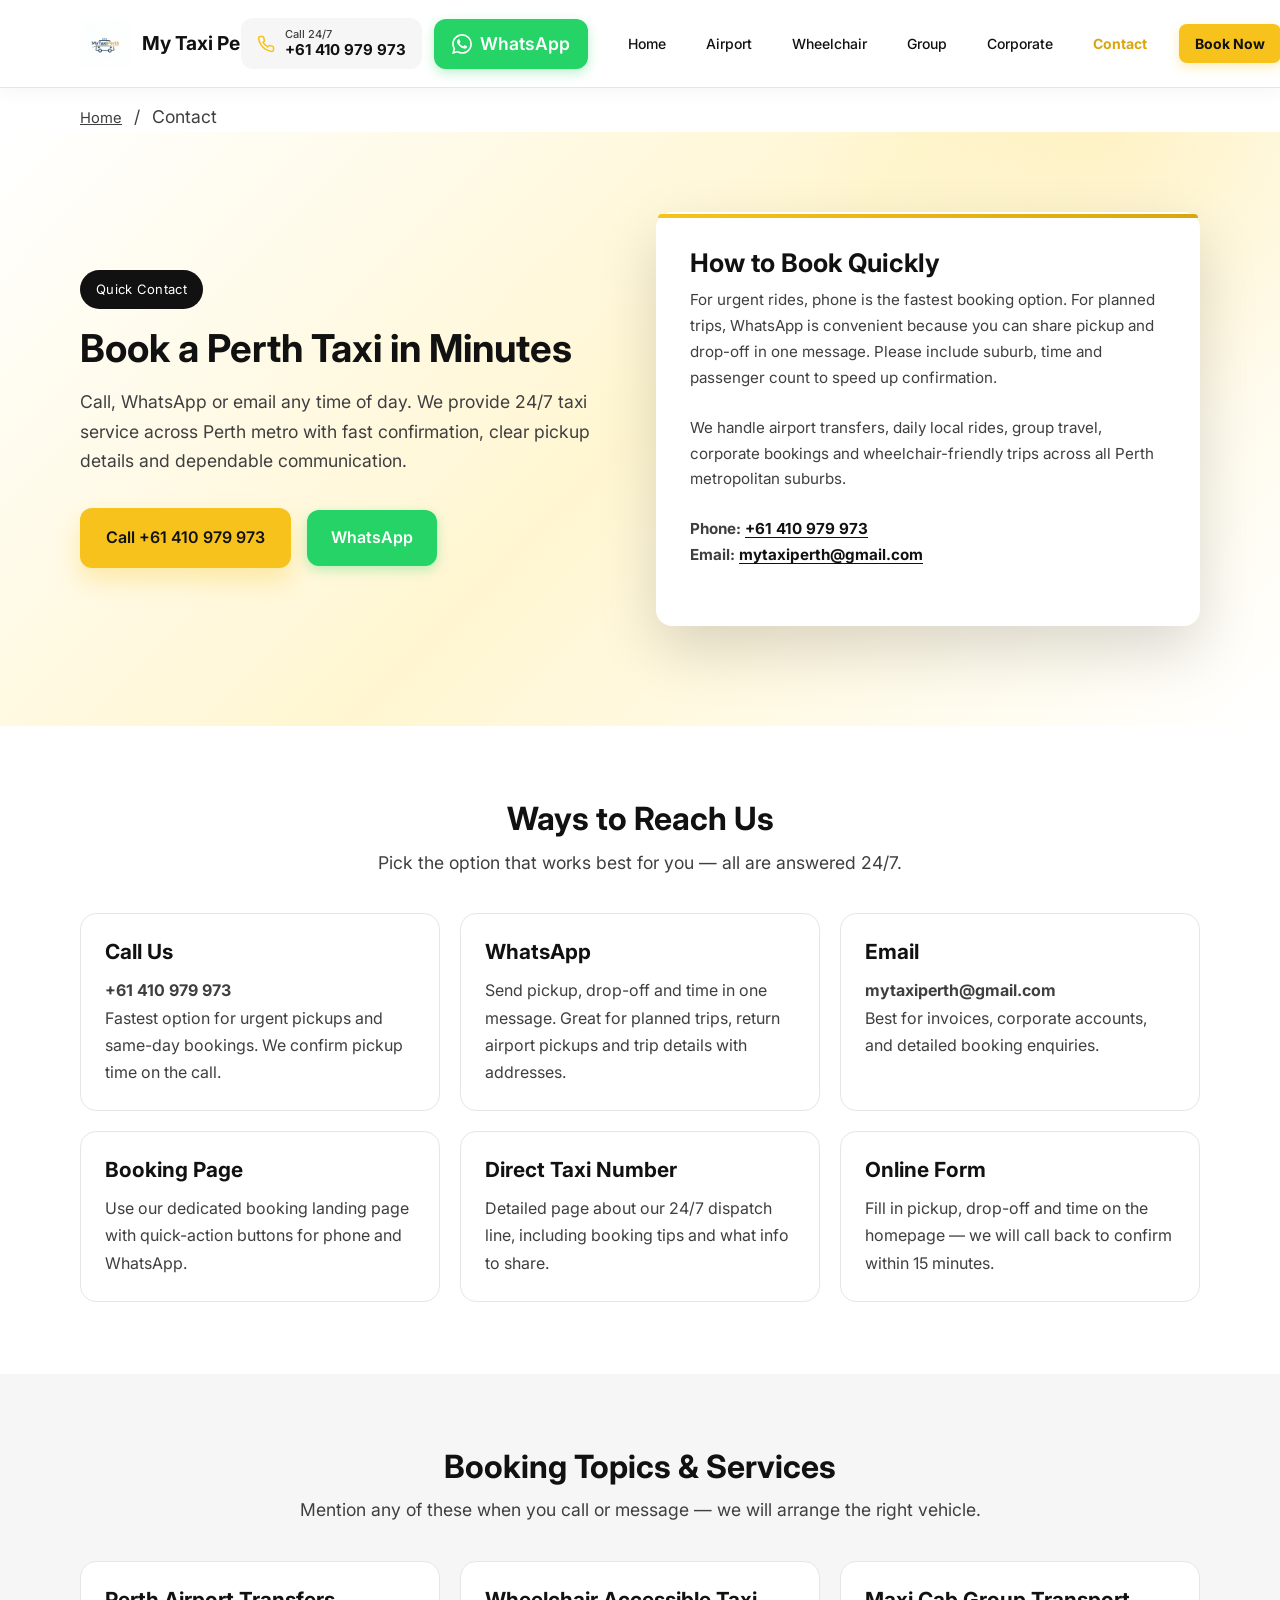
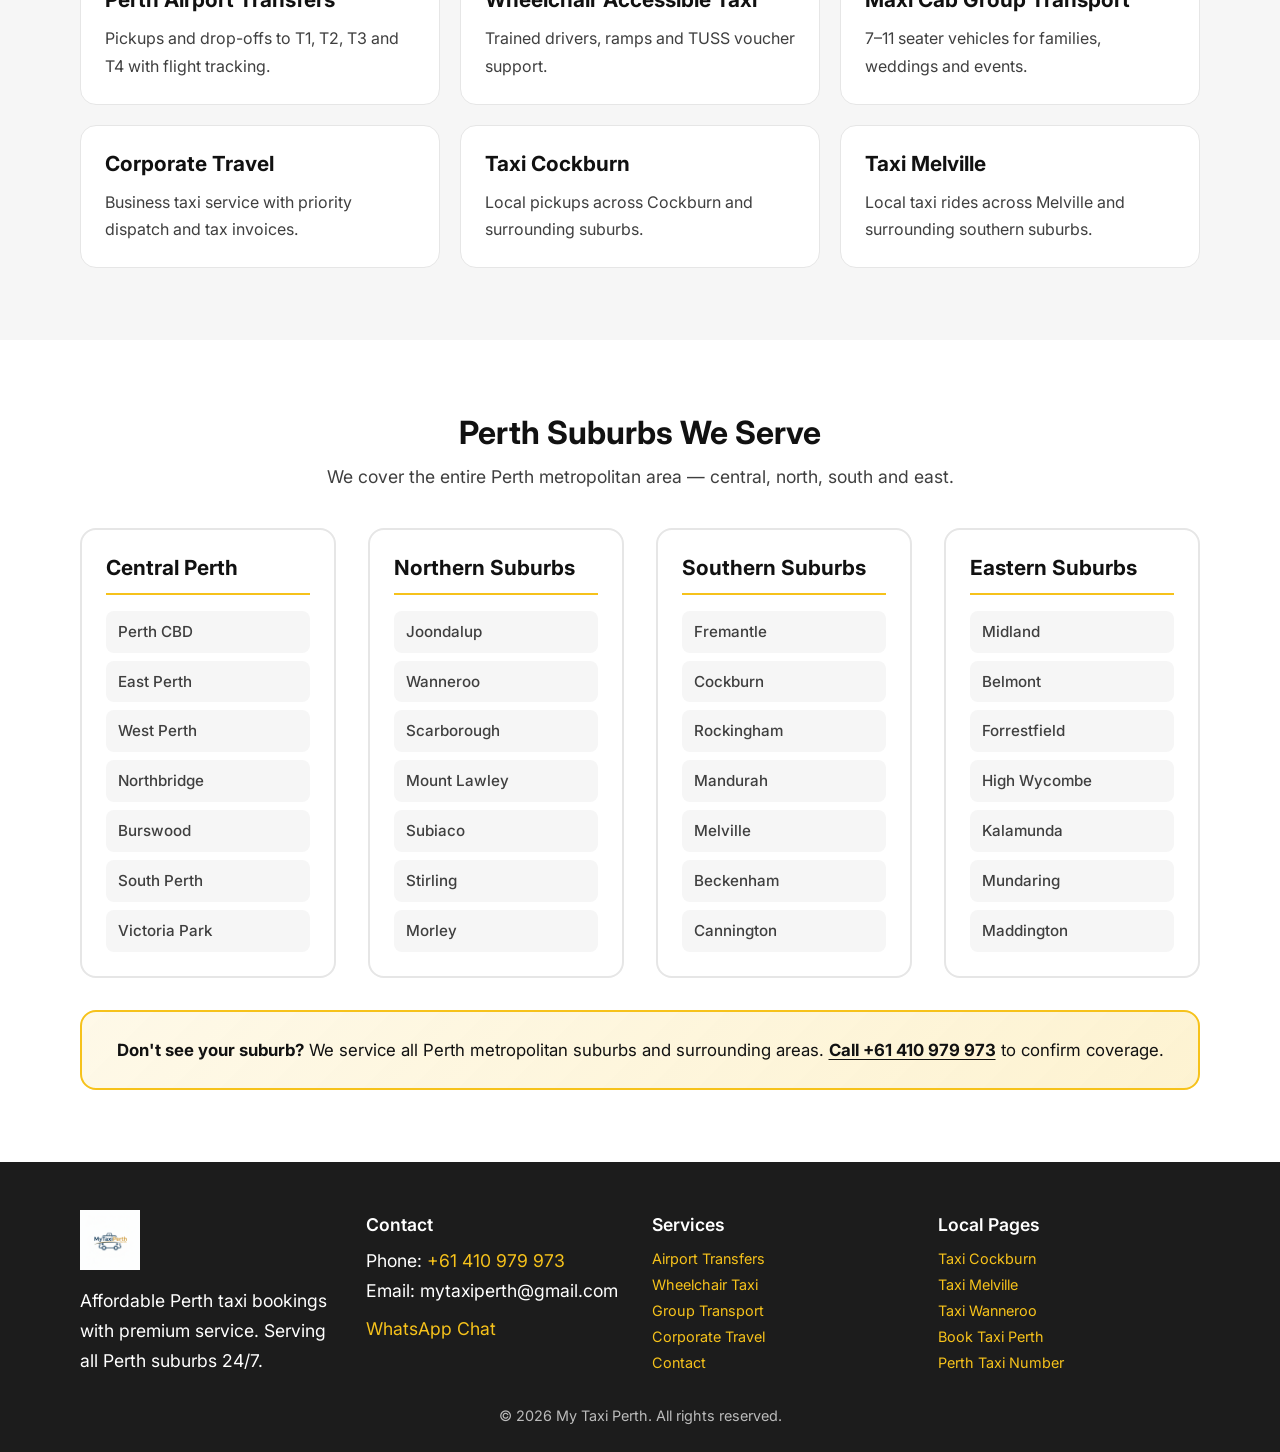
<file: contact.html>
<!doctype html>
<html lang="en">
  <head>
    <!-- Google tag (gtag.js) -->
    <script async src="https://www.googletagmanager.com/gtag/js?id=G-NSSZR13VDL"></script>
    <script>
      window.dataLayer = window.dataLayer || [];
      function gtag(){dataLayer.push(arguments);}
      gtag('js', new Date());
      gtag('config', 'G-NSSZR13VDL');
    </script>

    <meta charset="UTF-8" />
    <meta name="viewport" content="width=device-width, initial-scale=1" />
    <title>Contact My Taxi Perth | Call, WhatsApp or Email 24/7</title>
    <meta name="description" content="Contact My Taxi Perth for fast taxi booking. Call +61 410 979 973, message on WhatsApp, or email mytaxiperth@gmail.com for airport transfers, accessible taxis and group transport." />
    <meta name="robots" content="index,follow" />
    <link rel="canonical" href="https://www.mytaxiperth.au/contact.html" />

    <meta property="og:type" content="website" />
    <meta property="og:url" content="https://www.mytaxiperth.au/contact.html" />
    <meta property="og:title" content="Contact My Taxi Perth | Call or WhatsApp 24/7" />
    <meta property="og:description" content="Reach our Perth taxi team by phone, WhatsApp or email — 24/7 booking confirmation." />
    <meta property="og:image" content="https://www.mytaxiperth.au/images/mytaxiperth.png" />
    <meta property="og:locale" content="en_AU" />

    <link rel="icon" type="image/png" href="images/mytaxiperth.png" />
    <link rel="apple-touch-icon" href="images/mytaxiperth.png" />
    <link rel="stylesheet" href="styles.css" />

    <script type="application/ld+json">
    {
      "@context": "https://schema.org",
      "@type": "ContactPage",
      "name": "Contact My Taxi Perth",
      "url": "https://www.mytaxiperth.au/contact.html",
      "mainEntity": {
        "@type": "TaxiService",
        "name": "My Taxi Perth",
        "telephone": "+61410979973",
        "email": "mytaxiperth@gmail.com",
        "url": "https://www.mytaxiperth.au",
        "areaServed": {"@type": "AdministrativeArea", "name": "Perth Metropolitan Area"}
      }
    }
    </script>
    <script type="application/ld+json">
    {
      "@context": "https://schema.org",
      "@type": "BreadcrumbList",
      "itemListElement": [
        {"@type": "ListItem", "position": 1, "name": "Home", "item": "https://www.mytaxiperth.au/"},
        {"@type": "ListItem", "position": 2, "name": "Contact", "item": "https://www.mytaxiperth.au/contact.html"}
      ]
    }
    </script>
  </head>
  <body>
    <header class="site-header">
      <div class="container header-inner">
        <a class="logo" href="index.html" aria-label="My Taxi Perth Home">
          <img src="images/mytaxiperth.png" alt="My Taxi Perth Logo" class="logo-img" />
          <span class="logo-text">My Taxi Perth</span>
        </a>
        <div class="header-actions">
          <a class="header-phone" href="tel:+61410979973" data-track-action="phone_click">
            <svg class="phone-icon" width="18" height="18" viewBox="0 0 24 24" fill="none" stroke="currentColor" stroke-width="2"><path d="M22 16.92v3a2 2 0 0 1-2.18 2 19.79 19.79 0 0 1-8.63-3.07 19.5 19.5 0 0 1-6-6 19.79 19.79 0 0 1-3.07-8.67A2 2 0 0 1 4.11 2h3a2 2 0 0 1 2 1.72 12.84 12.84 0 0 0 .7 2.81 2 2 0 0 1-.45 2.11L8.09 9.91a16 16 0 0 0 6 6l1.27-1.27a2 2 0 0 1 2.11-.45 12.84 12.84 0 0 0 2.81.7A2 2 0 0 1 22 16.92z"></path></svg>
            <div class="phone-info">
              <span class="phone-label">Call 24/7</span>
              <span class="phone-number">+61 410 979 973</span>
            </div>
          </a>
          <a class="whatsapp-btn" href="https://wa.me/61410979973?text=Hi%20My%20Taxi%20Perth%2C%20I%20need%20a%20taxi." target="_blank" rel="noopener noreferrer" aria-label="Chat on WhatsApp" data-track-action="whatsapp_click">
            <svg width="20" height="20" viewBox="0 0 24 24" fill="currentColor"><path d="M17.472 14.382c-.297-.149-1.758-.867-2.03-.967-.273-.099-.471-.148-.67.15-.197.297-.767.966-.94 1.164-.173.199-.347.223-.644.075-.297-.15-1.255-.463-2.39-1.475-.883-.788-1.48-1.761-1.653-2.059-.173-.297-.018-.458.13-.606.134-.133.298-.347.446-.52.149-.174.198-.298.298-.497.099-.198.05-.371-.025-.52-.075-.149-.669-1.612-.916-2.207-.242-.579-.487-.5-.669-.51-.173-.008-.371-.01-.57-.01-.198 0-.52.074-.792.372-.272.297-1.04 1.016-1.04 2.479 0 1.462 1.065 2.875 1.213 3.074.149.198 2.096 3.2 5.077 4.487.709.306 1.262.489 1.694.625.712.227 1.36.195 1.871.118.571-.085 1.758-.719 2.006-1.413.248-.694.248-1.289.173-1.413-.074-.124-.272-.198-.57-.347m-5.421 7.403h-.004a9.87 9.87 0 01-5.031-1.378l-.361-.214-3.741.982.998-3.648-.235-.374a9.86 9.86 0 01-1.51-5.26c.001-5.45 4.436-9.884 9.888-9.884 2.64 0 5.122 1.03 6.988 2.898a9.825 9.825 0 012.893 6.994c-.003 5.45-4.437 9.884-9.885 9.884m8.413-18.297A11.815 11.815 0 0012.05 0C5.495 0 .16 5.335.157 11.892c0 2.096.547 4.142 1.588 5.945L.057 24l6.305-1.654a11.882 11.882 0 005.683 1.448h.005c6.554 0 11.89-5.335 11.893-11.893a11.821 11.821 0 00-3.48-8.413Z"/></svg>
            <span>WhatsApp</span>
          </a>
        </div>
        <button class="nav-toggle" aria-label="Open navigation"><span></span><span></span><span></span></button>
        <nav class="site-nav">
          <a href="index.html">Home</a>
          <a href="airport-transfers.html">Airport</a>
          <a href="wheelchair-taxi.html">Wheelchair</a>
          <a href="group-transport.html">Group</a>
          <a href="corporate-travel.html">Corporate</a>
          <a href="contact.html" aria-current="page">Contact</a>
          <a class="nav-cta" href="tel:+61410979973" data-track-action="phone_click">Book Now</a>
        </nav>
      </div>
    </header>

    <main id="main-content">
      <nav class="seo-breadcrumb" aria-label="Breadcrumb">
        <div class="container">
          <a href="index.html">Home</a> <span aria-hidden="true">/</span> <span>Contact</span>
        </div>
      </nav>

      <section class="hero">
        <div class="container hero-grid">
          <div class="hero-copy">
            <p class="hero-pill">Quick Contact</p>
            <h1>Book a Perth Taxi in Minutes</h1>
            <p class="hero-subtitle">Call, WhatsApp or email any time of day. We provide 24/7 taxi service across Perth metro with fast confirmation, clear pickup details and dependable communication.</p>
            <div class="hero-actions">
              <a class="btn primary" href="tel:+61410979973" data-track-action="phone_click">Call +61 410 979 973</a>
              <a class="btn whatsapp" href="https://wa.me/61410979973?text=Hi%20My%20Taxi%20Perth%2C%20I%20need%20a%20taxi." target="_blank" rel="noopener noreferrer" data-track-action="whatsapp_click">WhatsApp</a>
            </div>
          </div>
          <div class="hero-card">
            <h2>How to Book Quickly</h2>
            <p>For urgent rides, phone is the fastest booking option. For planned trips, WhatsApp is convenient because you can share pickup and drop-off in one message. Please include suburb, time and passenger count to speed up confirmation.</p>
            <p>We handle airport transfers, daily local rides, group travel, corporate bookings and wheelchair-friendly trips across all Perth metropolitan suburbs.</p>
            <p><strong>Phone:</strong> <a class="service-link" href="tel:+61410979973">+61 410 979 973</a><br />
            <strong>Email:</strong> <a class="service-link" href="mailto:mytaxiperth@gmail.com">mytaxiperth@gmail.com</a></p>
          </div>
        </div>
      </section>

      <section class="section" id="contact-options">
        <div class="container">
          <div class="section-header">
            <h2>Ways to Reach Us</h2>
            <p>Pick the option that works best for you — all are answered 24/7.</p>
          </div>
          <div class="grid three">
            <a class="card service-link-card" href="tel:+61410979973" data-track-action="phone_click">
              <h3>Call Us</h3>
              <p><strong>+61 410 979 973</strong><br />Fastest option for urgent pickups and same-day bookings. We confirm pickup time on the call.</p>
            </a>
            <a class="card service-link-card" href="https://wa.me/61410979973?text=Hi%20My%20Taxi%20Perth%2C%20I%20need%20a%20taxi." target="_blank" rel="noopener noreferrer" data-track-action="whatsapp_click">
              <h3>WhatsApp</h3>
              <p>Send pickup, drop-off and time in one message. Great for planned trips, return airport pickups and trip details with addresses.</p>
            </a>
            <a class="card service-link-card" href="mailto:mytaxiperth@gmail.com">
              <h3>Email</h3>
              <p><strong>mytaxiperth@gmail.com</strong><br />Best for invoices, corporate accounts, and detailed booking enquiries.</p>
            </a>
            <a class="card service-link-card" href="book-taxi-perth.html">
              <h3>Booking Page</h3>
              <p>Use our dedicated booking landing page with quick-action buttons for phone and WhatsApp.</p>
            </a>
            <a class="card service-link-card" href="taxi-perth-phone-number.html">
              <h3>Direct Taxi Number</h3>
              <p>Detailed page about our 24/7 dispatch line, including booking tips and what info to share.</p>
            </a>
            <a class="card service-link-card" href="index.html#booking">
              <h3>Online Form</h3>
              <p>Fill in pickup, drop-off and time on the homepage — we will call back to confirm within 15 minutes.</p>
            </a>
          </div>
        </div>
      </section>

      <section class="section alt" id="services">
        <div class="container">
          <div class="section-header">
            <h2>Booking Topics &amp; Services</h2>
            <p>Mention any of these when you call or message — we will arrange the right vehicle.</p>
          </div>
          <div class="grid three">
            <a class="card service-link-card" href="airport-transfers.html"><h3>Perth Airport Transfers</h3><p>Pickups and drop-offs to T1, T2, T3 and T4 with flight tracking.</p></a>
            <a class="card service-link-card" href="wheelchair-taxi.html"><h3>Wheelchair Accessible Taxi</h3><p>Trained drivers, ramps and TUSS voucher support.</p></a>
            <a class="card service-link-card" href="group-transport.html"><h3>Maxi Cab Group Transport</h3><p>7–11 seater vehicles for families, weddings and events.</p></a>
            <a class="card service-link-card" href="corporate-travel.html"><h3>Corporate Travel</h3><p>Business taxi service with priority dispatch and tax invoices.</p></a>
            <a class="card service-link-card" href="taxi-cockburn.html"><h3>Taxi Cockburn</h3><p>Local pickups across Cockburn and surrounding suburbs.</p></a>
            <a class="card service-link-card" href="taxi-melville.html"><h3>Taxi Melville</h3><p>Local taxi rides across Melville and surrounding southern suburbs.</p></a>
          </div>
        </div>
      </section>

      <section class="section" id="areas">
        <div class="container">
          <div class="section-header">
            <h2>Perth Suburbs We Serve</h2>
            <p>We cover the entire Perth metropolitan area — central, north, south and east.</p>
          </div>
          <div class="suburbs-grid">
            <div class="suburb-category"><h3>Central Perth</h3><ul class="suburb-list"><li>Perth CBD</li><li>East Perth</li><li>West Perth</li><li>Northbridge</li><li>Burswood</li><li>South Perth</li><li>Victoria Park</li></ul></div>
            <div class="suburb-category"><h3>Northern Suburbs</h3><ul class="suburb-list"><li>Joondalup</li><li>Wanneroo</li><li>Scarborough</li><li>Mount Lawley</li><li>Subiaco</li><li>Stirling</li><li>Morley</li></ul></div>
            <div class="suburb-category"><h3>Southern Suburbs</h3><ul class="suburb-list"><li>Fremantle</li><li>Cockburn</li><li>Rockingham</li><li>Mandurah</li><li>Melville</li><li>Beckenham</li><li>Cannington</li></ul></div>
            <div class="suburb-category"><h3>Eastern Suburbs</h3><ul class="suburb-list"><li>Midland</li><li>Belmont</li><li>Forrestfield</li><li>High Wycombe</li><li>Kalamunda</li><li>Mundaring</li><li>Maddington</li></ul></div>
          </div>
          <div class="suburbs-note">
            <p><strong>Don't see your suburb?</strong> We service all Perth metropolitan suburbs and surrounding areas. <a class="service-link" href="tel:+61410979973">Call +61 410 979 973</a> to confirm coverage.</p>
          </div>
        </div>
      </section>
    </main>

    <footer class="site-footer">
      <div class="container footer-grid">
        <div>
          <img src="images/mytaxiperth.png" alt="My Taxi Perth Logo" class="footer-logo" />
          <p>Affordable Perth taxi bookings with premium service. Serving all Perth suburbs 24/7.</p>
        </div>
        <div>
          <p class="footer-heading">Contact</p>
          <p>Phone: <a href="tel:+61410979973">+61 410 979 973</a></p>
          <p>Email: mytaxiperth@gmail.com</p>
          <p><a class="footer-whatsapp" href="https://wa.me/61410979973?text=Hi%20My%20Taxi%20Perth%2C%20I%20need%20a%20taxi." target="_blank" rel="noopener noreferrer" data-track-action="whatsapp_click">WhatsApp Chat</a></p>
        </div>
        <div>
          <p class="footer-heading">Services</p>
          <p style="font-size: 0.9rem; line-height: 1.8;">
            <a href="airport-transfers.html">Airport Transfers</a><br />
            <a href="wheelchair-taxi.html">Wheelchair Taxi</a><br />
            <a href="group-transport.html">Group Transport</a><br />
            <a href="corporate-travel.html">Corporate Travel</a><br />
            <a href="contact.html">Contact</a>
          </p>
        </div>
        <div>
          <p class="footer-heading">Local Pages</p>
          <p style="font-size: 0.9rem; line-height: 1.8;">
            <a href="taxi-cockburn.html">Taxi Cockburn</a><br />
            <a href="taxi-melville.html">Taxi Melville</a><br />
            <a href="taxi-wanneroo.html">Taxi Wanneroo</a><br />
            <a href="book-taxi-perth.html">Book Taxi Perth</a><br />
            <a href="taxi-perth-phone-number.html">Perth Taxi Number</a>
          </p>
        </div>
      </div>
      <p class="footer-bottom">© 2026 My Taxi Perth. All rights reserved.</p>
    </footer>

    <div class="mobile-sticky-cta" role="region" aria-label="Quick contact actions">
      <a class="sticky-call" href="tel:+61410979973" data-track-action="phone_click">Call Now</a>
      <a class="sticky-whatsapp" href="https://wa.me/61410979973?text=Hi%20My%20Taxi%20Perth%2C%20I%20need%20a%20taxi." target="_blank" rel="noopener noreferrer" data-track-action="whatsapp_click">WhatsApp</a>
    </div>
    <script src="script.js"></script>
  </body>
</html>
</file>
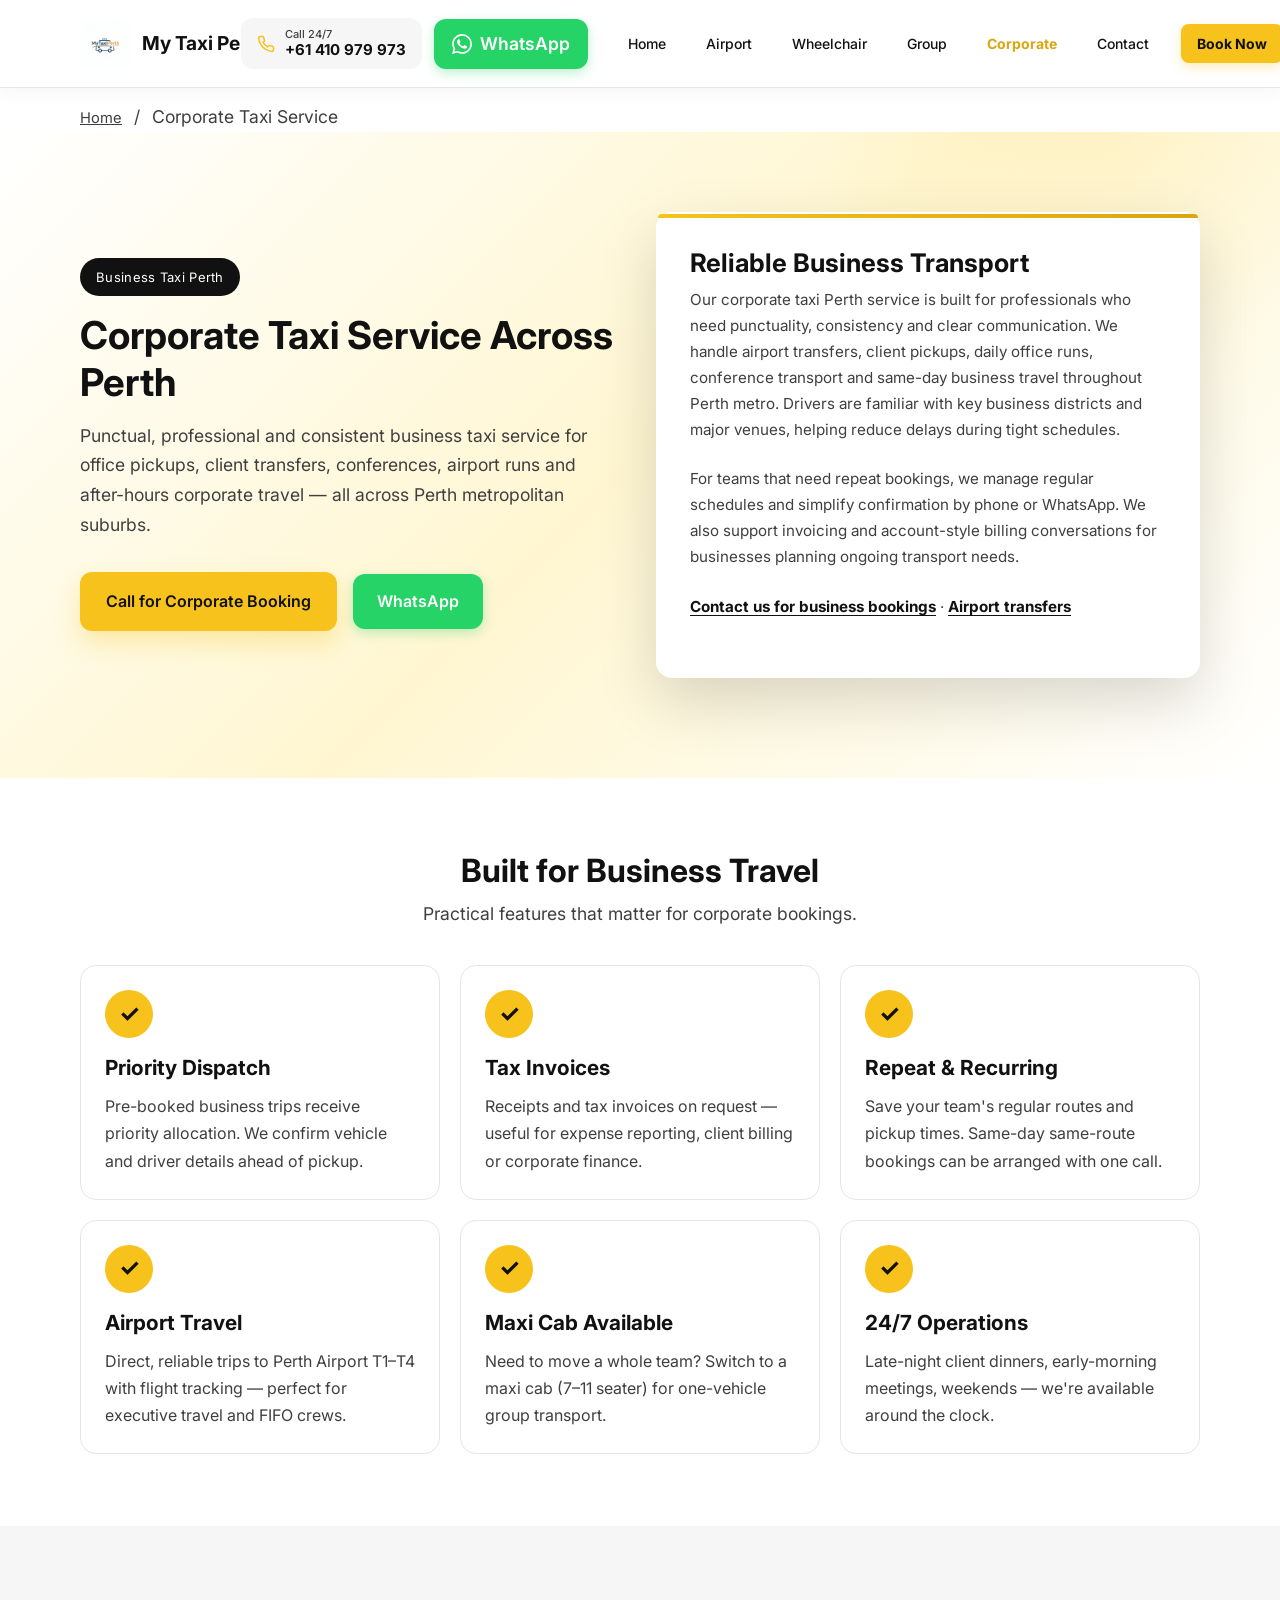
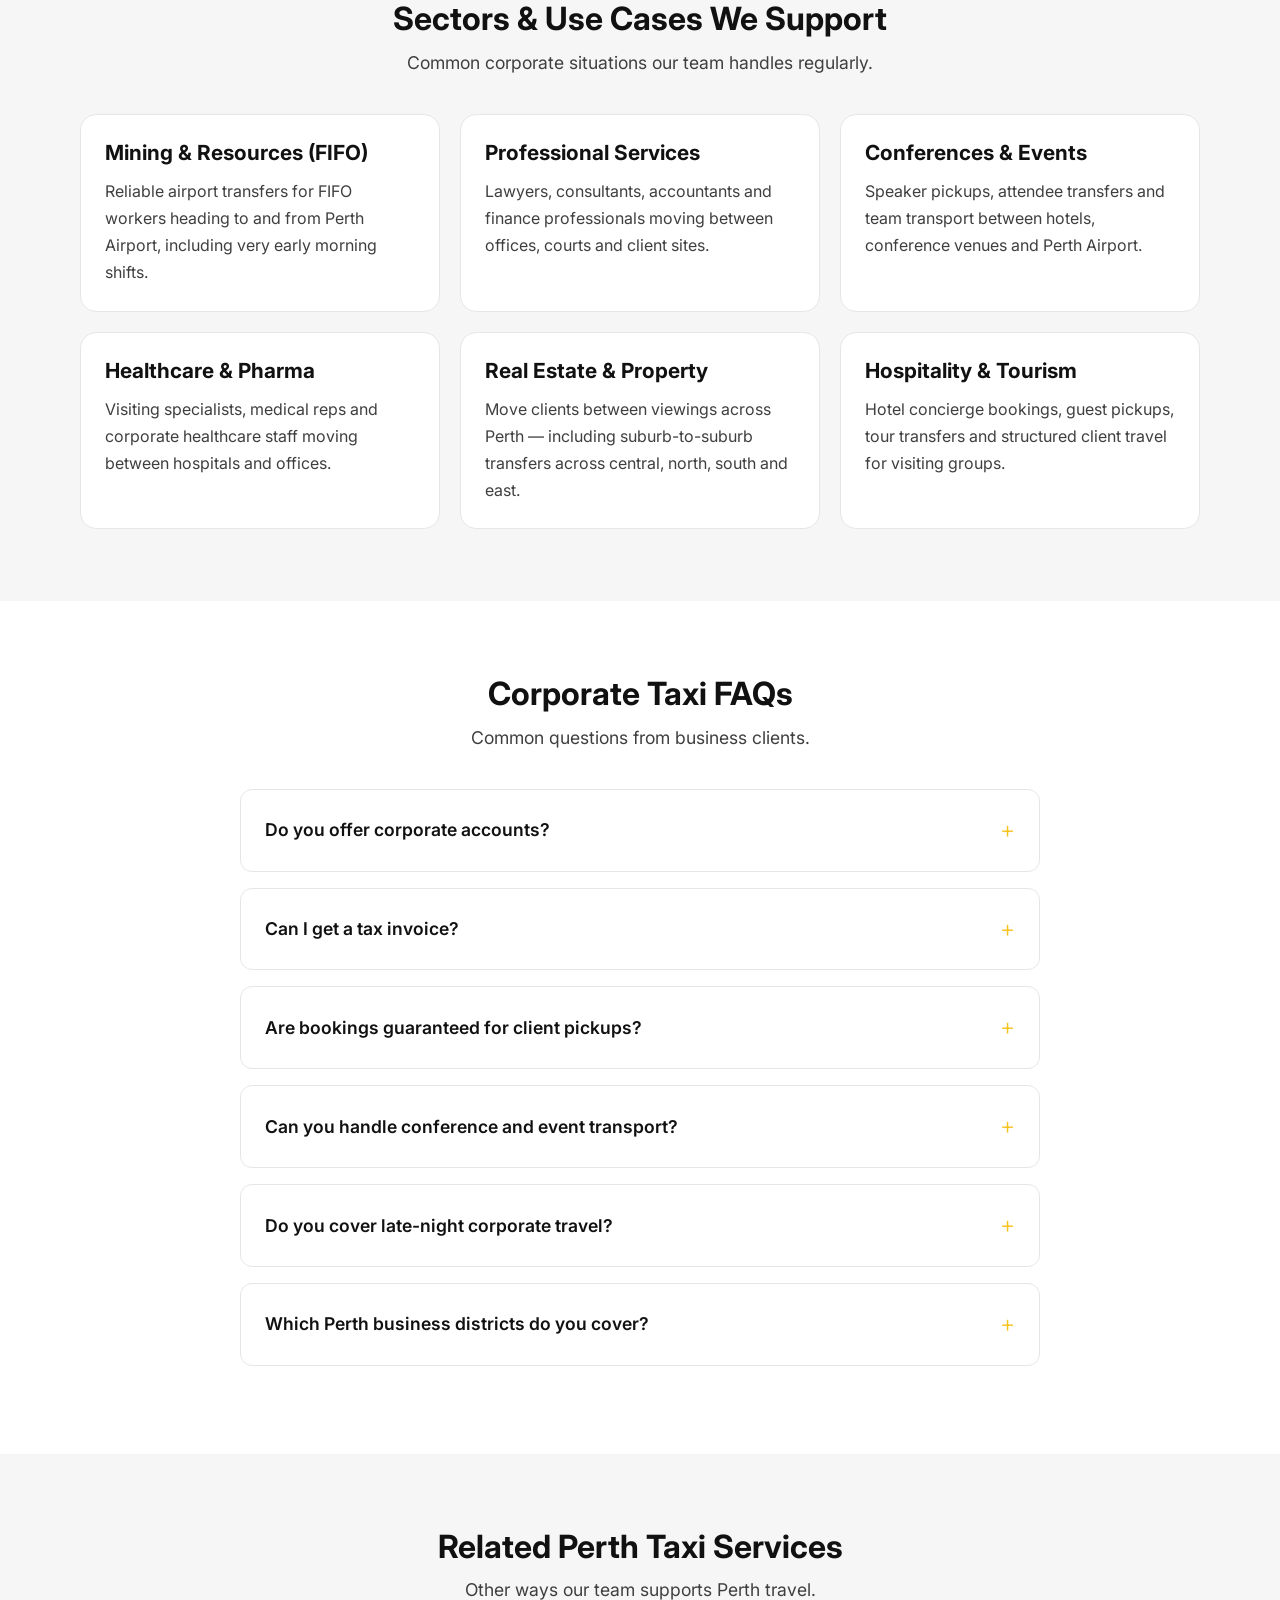
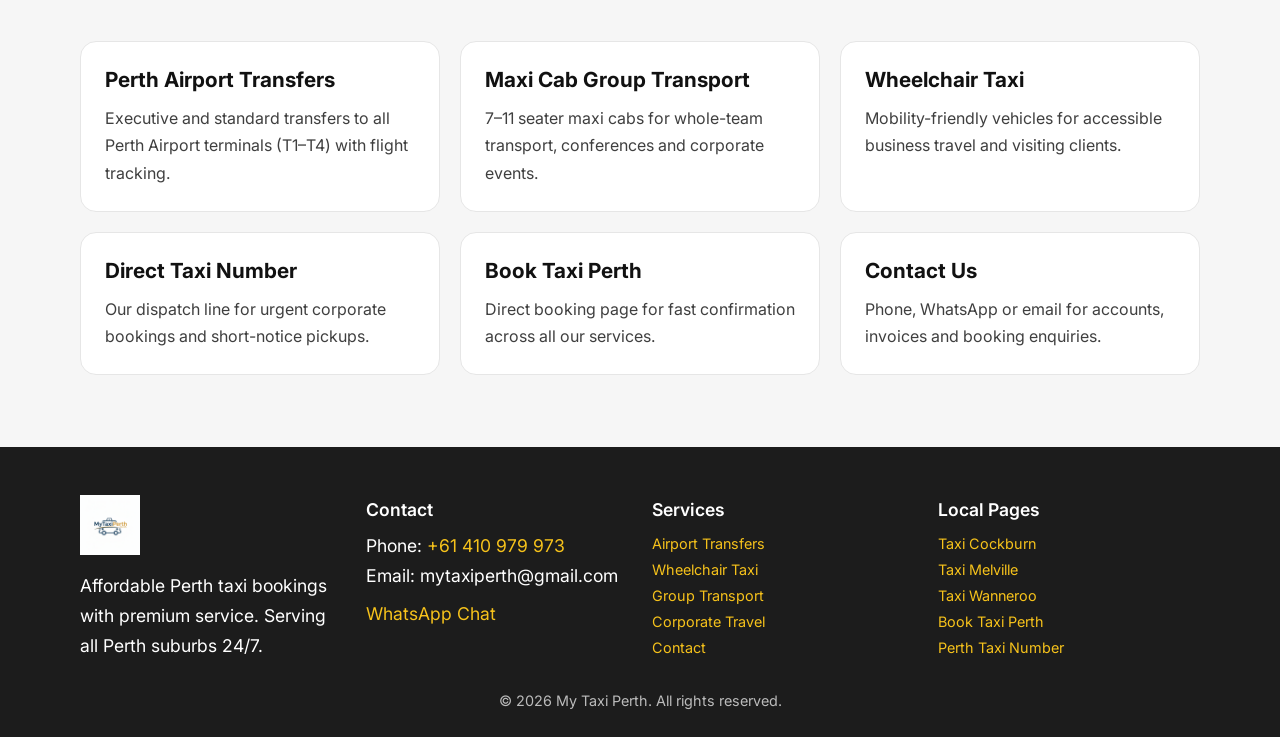
<file: corporate-travel.html>
<!doctype html>
<html lang="en">
  <head>
    <!-- Google tag (gtag.js) -->
    <script async src="https://www.googletagmanager.com/gtag/js?id=G-NSSZR13VDL"></script>
    <script>
      window.dataLayer = window.dataLayer || [];
      function gtag(){dataLayer.push(arguments);}
      gtag('js', new Date());
      gtag('config', 'G-NSSZR13VDL');
    </script>

    <meta charset="UTF-8" />
    <meta name="viewport" content="width=device-width, initial-scale=1" />
    <title>Corporate Taxi Service Perth | Business Travel 24/7</title>
    <meta name="description" content="Professional corporate taxi service in Perth for meetings, client pickups, conferences and airport transfers. Priority booking and reliable communication. Call +61 410 979 973." />
    <meta name="robots" content="index,follow" />
    <link rel="canonical" href="https://www.mytaxiperth.au/corporate-travel.html" />

    <meta property="og:type" content="website" />
    <meta property="og:url" content="https://www.mytaxiperth.au/corporate-travel.html" />
    <meta property="og:title" content="Corporate Taxi Service Perth | Business Travel" />
    <meta property="og:description" content="Reliable corporate taxi service across Perth metro for meetings, client pickups and airport transfers." />
    <meta property="og:image" content="https://www.mytaxiperth.au/images/mytaxiperth.png" />
    <meta property="og:locale" content="en_AU" />

    <link rel="icon" type="image/png" href="images/mytaxiperth.png" />
    <link rel="apple-touch-icon" href="images/mytaxiperth.png" />
    <link rel="stylesheet" href="styles.css" />

    <script type="application/ld+json">
    {
      "@context": "https://schema.org",
      "@type": "Service",
      "name": "Corporate Taxi Service Perth",
      "serviceType": "Corporate Taxi Service",
      "provider": {
        "@type": "TaxiService",
        "name": "My Taxi Perth",
        "telephone": "+61410979973",
        "url": "https://www.mytaxiperth.au"
      },
      "areaServed": {
        "@type": "AdministrativeArea",
        "name": "Perth Metropolitan Area"
      }
    }
    </script>
    <script type="application/ld+json">
    {
      "@context": "https://schema.org",
      "@type": "BreadcrumbList",
      "itemListElement": [
        {"@type": "ListItem", "position": 1, "name": "Home", "item": "https://www.mytaxiperth.au/"},
        {"@type": "ListItem", "position": 2, "name": "Corporate Taxi Service", "item": "https://www.mytaxiperth.au/corporate-travel.html"}
      ]
    }
    </script>
    <script type="application/ld+json">
    {
      "@context": "https://schema.org",
      "@type": "FAQPage",
      "mainEntity": [
        {"@type": "Question", "name": "Do you offer corporate accounts?", "acceptedAnswer": {"@type": "Answer", "text": "Yes. We support repeat business travel arrangements with simplified booking and consolidated billing conversations. Please call to discuss your team's volume and we will set up a suitable arrangement."}},
        {"@type": "Question", "name": "Can I get a tax invoice?", "acceptedAnswer": {"@type": "Answer", "text": "Yes. We provide invoices and receipts for business taxi bookings. Mention your company name and any reference details when booking."}},
        {"@type": "Question", "name": "Are bookings guaranteed for client pickups?", "acceptedAnswer": {"@type": "Answer", "text": "Yes. Pre-booked corporate trips receive priority dispatch. We confirm vehicle assignment in advance and contact you with the driver name and vehicle details before pickup."}},
        {"@type": "Question", "name": "Can you handle conference and event transport?", "acceptedAnswer": {"@type": "Answer", "text": "Yes. We support multi-passenger transport for conferences, summits, AGMs and large meetings — including maxi cab vehicles for whole teams travelling together."}},
        {"@type": "Question", "name": "Do you cover late-night corporate travel?", "acceptedAnswer": {"@type": "Answer", "text": "Yes. We operate 24/7 across Perth metro, including late-night client dinners, after-event pickups and early-morning conference travel."}}
      ]
    }
    </script>
  </head>
  <body>
    <header class="site-header">
      <div class="container header-inner">
        <a class="logo" href="index.html" aria-label="My Taxi Perth Home">
          <img src="images/mytaxiperth.png" alt="My Taxi Perth Logo" class="logo-img" />
          <span class="logo-text">My Taxi Perth</span>
        </a>
        <div class="header-actions">
          <a class="header-phone" href="tel:+61410979973" data-track-action="phone_click">
            <svg class="phone-icon" width="18" height="18" viewBox="0 0 24 24" fill="none" stroke="currentColor" stroke-width="2"><path d="M22 16.92v3a2 2 0 0 1-2.18 2 19.79 19.79 0 0 1-8.63-3.07 19.5 19.5 0 0 1-6-6 19.79 19.79 0 0 1-3.07-8.67A2 2 0 0 1 4.11 2h3a2 2 0 0 1 2 1.72 12.84 12.84 0 0 0 .7 2.81 2 2 0 0 1-.45 2.11L8.09 9.91a16 16 0 0 0 6 6l1.27-1.27a2 2 0 0 1 2.11-.45 12.84 12.84 0 0 0 2.81.7A2 2 0 0 1 22 16.92z"></path></svg>
            <div class="phone-info">
              <span class="phone-label">Call 24/7</span>
              <span class="phone-number">+61 410 979 973</span>
            </div>
          </a>
          <a class="whatsapp-btn" href="https://wa.me/61410979973?text=Hi%20I%20need%20corporate%20taxi%20service%20in%20Perth." target="_blank" rel="noopener noreferrer" aria-label="Chat on WhatsApp" data-track-action="whatsapp_click">
            <svg width="20" height="20" viewBox="0 0 24 24" fill="currentColor"><path d="M17.472 14.382c-.297-.149-1.758-.867-2.03-.967-.273-.099-.471-.148-.67.15-.197.297-.767.966-.94 1.164-.173.199-.347.223-.644.075-.297-.15-1.255-.463-2.39-1.475-.883-.788-1.48-1.761-1.653-2.059-.173-.297-.018-.458.13-.606.134-.133.298-.347.446-.52.149-.174.198-.298.298-.497.099-.198.05-.371-.025-.52-.075-.149-.669-1.612-.916-2.207-.242-.579-.487-.5-.669-.51-.173-.008-.371-.01-.57-.01-.198 0-.52.074-.792.372-.272.297-1.04 1.016-1.04 2.479 0 1.462 1.065 2.875 1.213 3.074.149.198 2.096 3.2 5.077 4.487.709.306 1.262.489 1.694.625.712.227 1.36.195 1.871.118.571-.085 1.758-.719 2.006-1.413.248-.694.248-1.289.173-1.413-.074-.124-.272-.198-.57-.347m-5.421 7.403h-.004a9.87 9.87 0 01-5.031-1.378l-.361-.214-3.741.982.998-3.648-.235-.374a9.86 9.86 0 01-1.51-5.26c.001-5.45 4.436-9.884 9.888-9.884 2.64 0 5.122 1.03 6.988 2.898a9.825 9.825 0 012.893 6.994c-.003 5.45-4.437 9.884-9.885 9.884m8.413-18.297A11.815 11.815 0 0012.05 0C5.495 0 .16 5.335.157 11.892c0 2.096.547 4.142 1.588 5.945L.057 24l6.305-1.654a11.882 11.882 0 005.683 1.448h.005c6.554 0 11.89-5.335 11.893-11.893a11.821 11.821 0 00-3.48-8.413Z"/></svg>
            <span>WhatsApp</span>
          </a>
        </div>
        <button class="nav-toggle" aria-label="Open navigation"><span></span><span></span><span></span></button>
        <nav class="site-nav">
          <a href="index.html">Home</a>
          <a href="airport-transfers.html">Airport</a>
          <a href="wheelchair-taxi.html">Wheelchair</a>
          <a href="group-transport.html">Group</a>
          <a href="corporate-travel.html" aria-current="page">Corporate</a>
          <a href="contact.html">Contact</a>
          <a class="nav-cta" href="tel:+61410979973" data-track-action="phone_click">Book Now</a>
        </nav>
      </div>
    </header>

    <main id="main-content">
      <nav class="seo-breadcrumb" aria-label="Breadcrumb">
        <div class="container">
          <a href="index.html">Home</a> <span aria-hidden="true">/</span> <span>Corporate Taxi Service</span>
        </div>
      </nav>

      <section class="hero">
        <div class="container hero-grid">
          <div class="hero-copy">
            <p class="hero-pill">Business Taxi Perth</p>
            <h1>Corporate Taxi Service Across Perth</h1>
            <p class="hero-subtitle">Punctual, professional and consistent business taxi service for office pickups, client transfers, conferences, airport runs and after-hours corporate travel — all across Perth metropolitan suburbs.</p>
            <div class="hero-actions">
              <a class="btn primary" href="tel:+61410979973" data-track-action="phone_click">Call for Corporate Booking</a>
              <a class="btn whatsapp" href="https://wa.me/61410979973?text=Hi%20I%20need%20corporate%20taxi%20service%20in%20Perth." target="_blank" rel="noopener noreferrer" data-track-action="whatsapp_click">WhatsApp</a>
            </div>
          </div>
          <div class="hero-card">
            <h2>Reliable Business Transport</h2>
            <p>Our corporate taxi Perth service is built for professionals who need punctuality, consistency and clear communication. We handle airport transfers, client pickups, daily office runs, conference transport and same-day business travel throughout Perth metro. Drivers are familiar with key business districts and major venues, helping reduce delays during tight schedules.</p>
            <p>For teams that need repeat bookings, we manage regular schedules and simplify confirmation by phone or WhatsApp. We also support invoicing and account-style billing conversations for businesses planning ongoing transport needs.</p>
            <p><a class="service-link" href="contact.html">Contact us for business bookings</a> · <a class="service-link" href="airport-transfers.html">Airport transfers</a></p>
          </div>
        </div>
      </section>

      <section class="section" id="features">
        <div class="container">
          <div class="section-header">
            <h2>Built for Business Travel</h2>
            <p>Practical features that matter for corporate bookings.</p>
          </div>
          <div class="grid three">
            <article class="card"><div class="feature-icon">✓</div><h3>Priority Dispatch</h3><p>Pre-booked business trips receive priority allocation. We confirm vehicle and driver details ahead of pickup.</p></article>
            <article class="card"><div class="feature-icon">✓</div><h3>Tax Invoices</h3><p>Receipts and tax invoices on request — useful for expense reporting, client billing or corporate finance.</p></article>
            <article class="card"><div class="feature-icon">✓</div><h3>Repeat &amp; Recurring</h3><p>Save your team's regular routes and pickup times. Same-day same-route bookings can be arranged with one call.</p></article>
            <article class="card"><div class="feature-icon">✓</div><h3>Airport Travel</h3><p>Direct, reliable trips to Perth Airport T1–T4 with flight tracking — perfect for executive travel and FIFO crews.</p></article>
            <article class="card"><div class="feature-icon">✓</div><h3>Maxi Cab Available</h3><p>Need to move a whole team? Switch to a maxi cab (7–11 seater) for one-vehicle group transport.</p></article>
            <article class="card"><div class="feature-icon">✓</div><h3>24/7 Operations</h3><p>Late-night client dinners, early-morning meetings, weekends — we're available around the clock.</p></article>
          </div>
        </div>
      </section>

      <section class="section alt" id="sectors">
        <div class="container">
          <div class="section-header">
            <h2>Sectors &amp; Use Cases We Support</h2>
            <p>Common corporate situations our team handles regularly.</p>
          </div>
          <div class="grid three">
            <article class="card"><h3>Mining &amp; Resources (FIFO)</h3><p>Reliable airport transfers for FIFO workers heading to and from Perth Airport, including very early morning shifts.</p></article>
            <article class="card"><h3>Professional Services</h3><p>Lawyers, consultants, accountants and finance professionals moving between offices, courts and client sites.</p></article>
            <article class="card"><h3>Conferences &amp; Events</h3><p>Speaker pickups, attendee transfers and team transport between hotels, conference venues and Perth Airport.</p></article>
            <article class="card"><h3>Healthcare &amp; Pharma</h3><p>Visiting specialists, medical reps and corporate healthcare staff moving between hospitals and offices.</p></article>
            <article class="card"><h3>Real Estate &amp; Property</h3><p>Move clients between viewings across Perth — including suburb-to-suburb transfers across central, north, south and east.</p></article>
            <article class="card"><h3>Hospitality &amp; Tourism</h3><p>Hotel concierge bookings, guest pickups, tour transfers and structured client travel for visiting groups.</p></article>
          </div>
        </div>
      </section>

      <section class="section" id="faq">
        <div class="container">
          <div class="section-header">
            <h2>Corporate Taxi FAQs</h2>
            <p>Common questions from business clients.</p>
          </div>
          <div class="faq-container">
            <details class="faq-item"><summary>Do you offer corporate accounts?</summary><p>Yes. We support repeat business travel with simplified booking and consolidated billing. Call us to discuss your team's volume and we will set up a suitable arrangement.</p></details>
            <details class="faq-item"><summary>Can I get a tax invoice?</summary><p>Yes. We provide invoices and receipts for business taxi bookings. Mention your company name and any reference details when booking.</p></details>
            <details class="faq-item"><summary>Are bookings guaranteed for client pickups?</summary><p>Yes. Pre-booked corporate trips receive priority dispatch. We confirm vehicle assignment and contact you with driver and vehicle details before pickup.</p></details>
            <details class="faq-item"><summary>Can you handle conference and event transport?</summary><p>Yes. We support multi-passenger transport for conferences, summits, AGMs and large meetings — including maxi cab vehicles for full teams travelling together.</p></details>
            <details class="faq-item"><summary>Do you cover late-night corporate travel?</summary><p>Yes. We operate 24/7 across Perth metro — late-night client dinners, after-event pickups and early-morning conference travel.</p></details>
            <details class="faq-item"><summary>Which Perth business districts do you cover?</summary><p>All of Perth CBD, West Perth, East Perth, Subiaco, West Leederville, Northbridge, Burswood, South Perth and surrounding business districts. We also cover all suburban office parks across Perth metro.</p></details>
          </div>
        </div>
      </section>

      <section class="section alt" id="related">
        <div class="container">
          <div class="section-header">
            <h2>Related Perth Taxi Services</h2>
            <p>Other ways our team supports Perth travel.</p>
          </div>
          <div class="grid three">
            <a class="card service-link-card" href="airport-transfers.html"><h3>Perth Airport Transfers</h3><p>Executive and standard transfers to all Perth Airport terminals (T1–T4) with flight tracking.</p></a>
            <a class="card service-link-card" href="group-transport.html"><h3>Maxi Cab Group Transport</h3><p>7–11 seater maxi cabs for whole-team transport, conferences and corporate events.</p></a>
            <a class="card service-link-card" href="wheelchair-taxi.html"><h3>Wheelchair Taxi</h3><p>Mobility-friendly vehicles for accessible business travel and visiting clients.</p></a>
            <a class="card service-link-card" href="taxi-perth-phone-number.html"><h3>Direct Taxi Number</h3><p>Our dispatch line for urgent corporate bookings and short-notice pickups.</p></a>
            <a class="card service-link-card" href="book-taxi-perth.html"><h3>Book Taxi Perth</h3><p>Direct booking page for fast confirmation across all our services.</p></a>
            <a class="card service-link-card" href="contact.html"><h3>Contact Us</h3><p>Phone, WhatsApp or email for accounts, invoices and booking enquiries.</p></a>
          </div>
        </div>
      </section>
    </main>

    <footer class="site-footer">
      <div class="container footer-grid">
        <div>
          <img src="images/mytaxiperth.png" alt="My Taxi Perth Logo" class="footer-logo" />
          <p>Affordable Perth taxi bookings with premium service. Serving all Perth suburbs 24/7.</p>
        </div>
        <div>
          <p class="footer-heading">Contact</p>
          <p>Phone: <a href="tel:+61410979973">+61 410 979 973</a></p>
          <p>Email: mytaxiperth@gmail.com</p>
          <p><a class="footer-whatsapp" href="https://wa.me/61410979973?text=Hi%20My%20Taxi%20Perth%2C%20I%20need%20a%20taxi." target="_blank" rel="noopener noreferrer" data-track-action="whatsapp_click">WhatsApp Chat</a></p>
        </div>
        <div>
          <p class="footer-heading">Services</p>
          <p style="font-size: 0.9rem; line-height: 1.8;">
            <a href="airport-transfers.html">Airport Transfers</a><br />
            <a href="wheelchair-taxi.html">Wheelchair Taxi</a><br />
            <a href="group-transport.html">Group Transport</a><br />
            <a href="corporate-travel.html">Corporate Travel</a><br />
            <a href="contact.html">Contact</a>
          </p>
        </div>
        <div>
          <p class="footer-heading">Local Pages</p>
          <p style="font-size: 0.9rem; line-height: 1.8;">
            <a href="taxi-cockburn.html">Taxi Cockburn</a><br />
            <a href="taxi-melville.html">Taxi Melville</a><br />
            <a href="taxi-wanneroo.html">Taxi Wanneroo</a><br />
            <a href="book-taxi-perth.html">Book Taxi Perth</a><br />
            <a href="taxi-perth-phone-number.html">Perth Taxi Number</a>
          </p>
        </div>
      </div>
      <p class="footer-bottom">© 2026 My Taxi Perth. All rights reserved.</p>
    </footer>

    <div class="mobile-sticky-cta" role="region" aria-label="Quick contact actions">
      <a class="sticky-call" href="tel:+61410979973" data-track-action="phone_click">Call Now</a>
      <a class="sticky-whatsapp" href="https://wa.me/61410979973?text=Hi%20I%20need%20corporate%20taxi%20service%20in%20Perth." target="_blank" rel="noopener noreferrer" data-track-action="whatsapp_click">WhatsApp</a>
    </div>
    <script src="script.js"></script>
  </body>
</html>
</file>
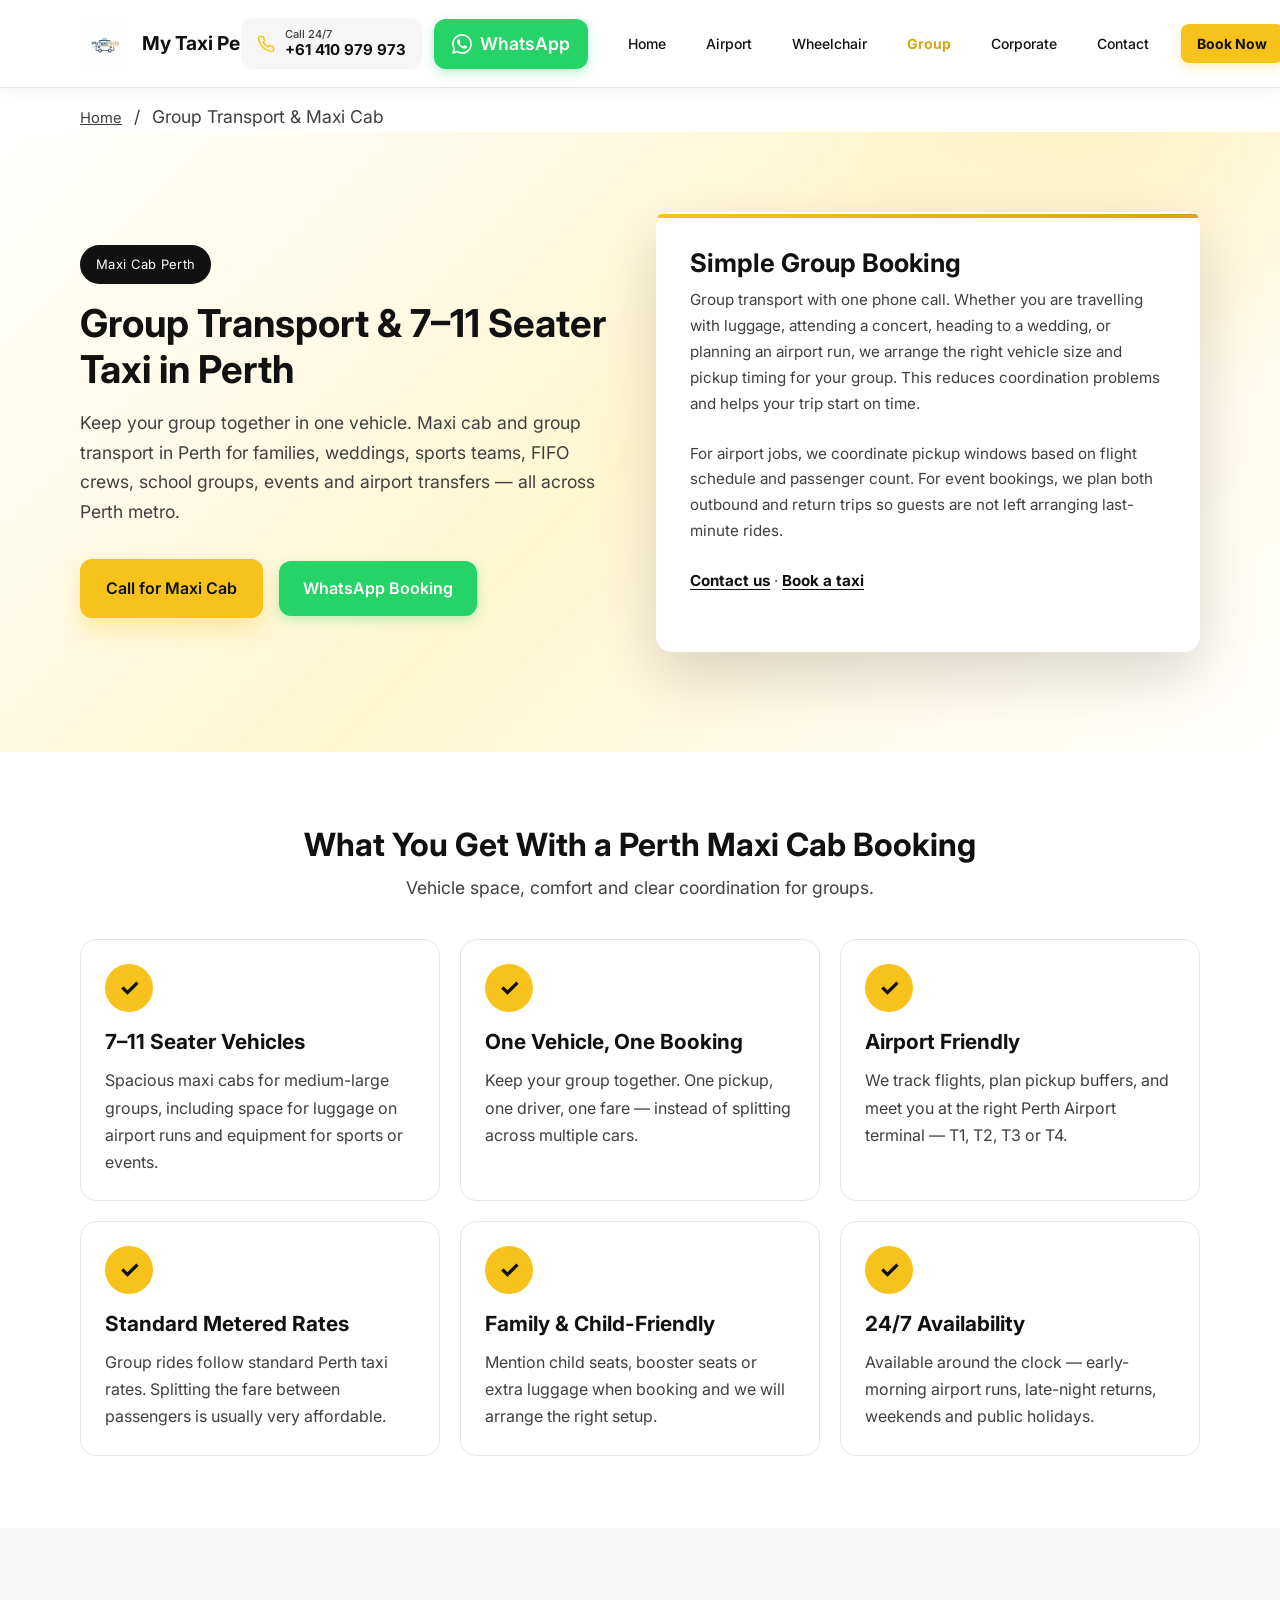
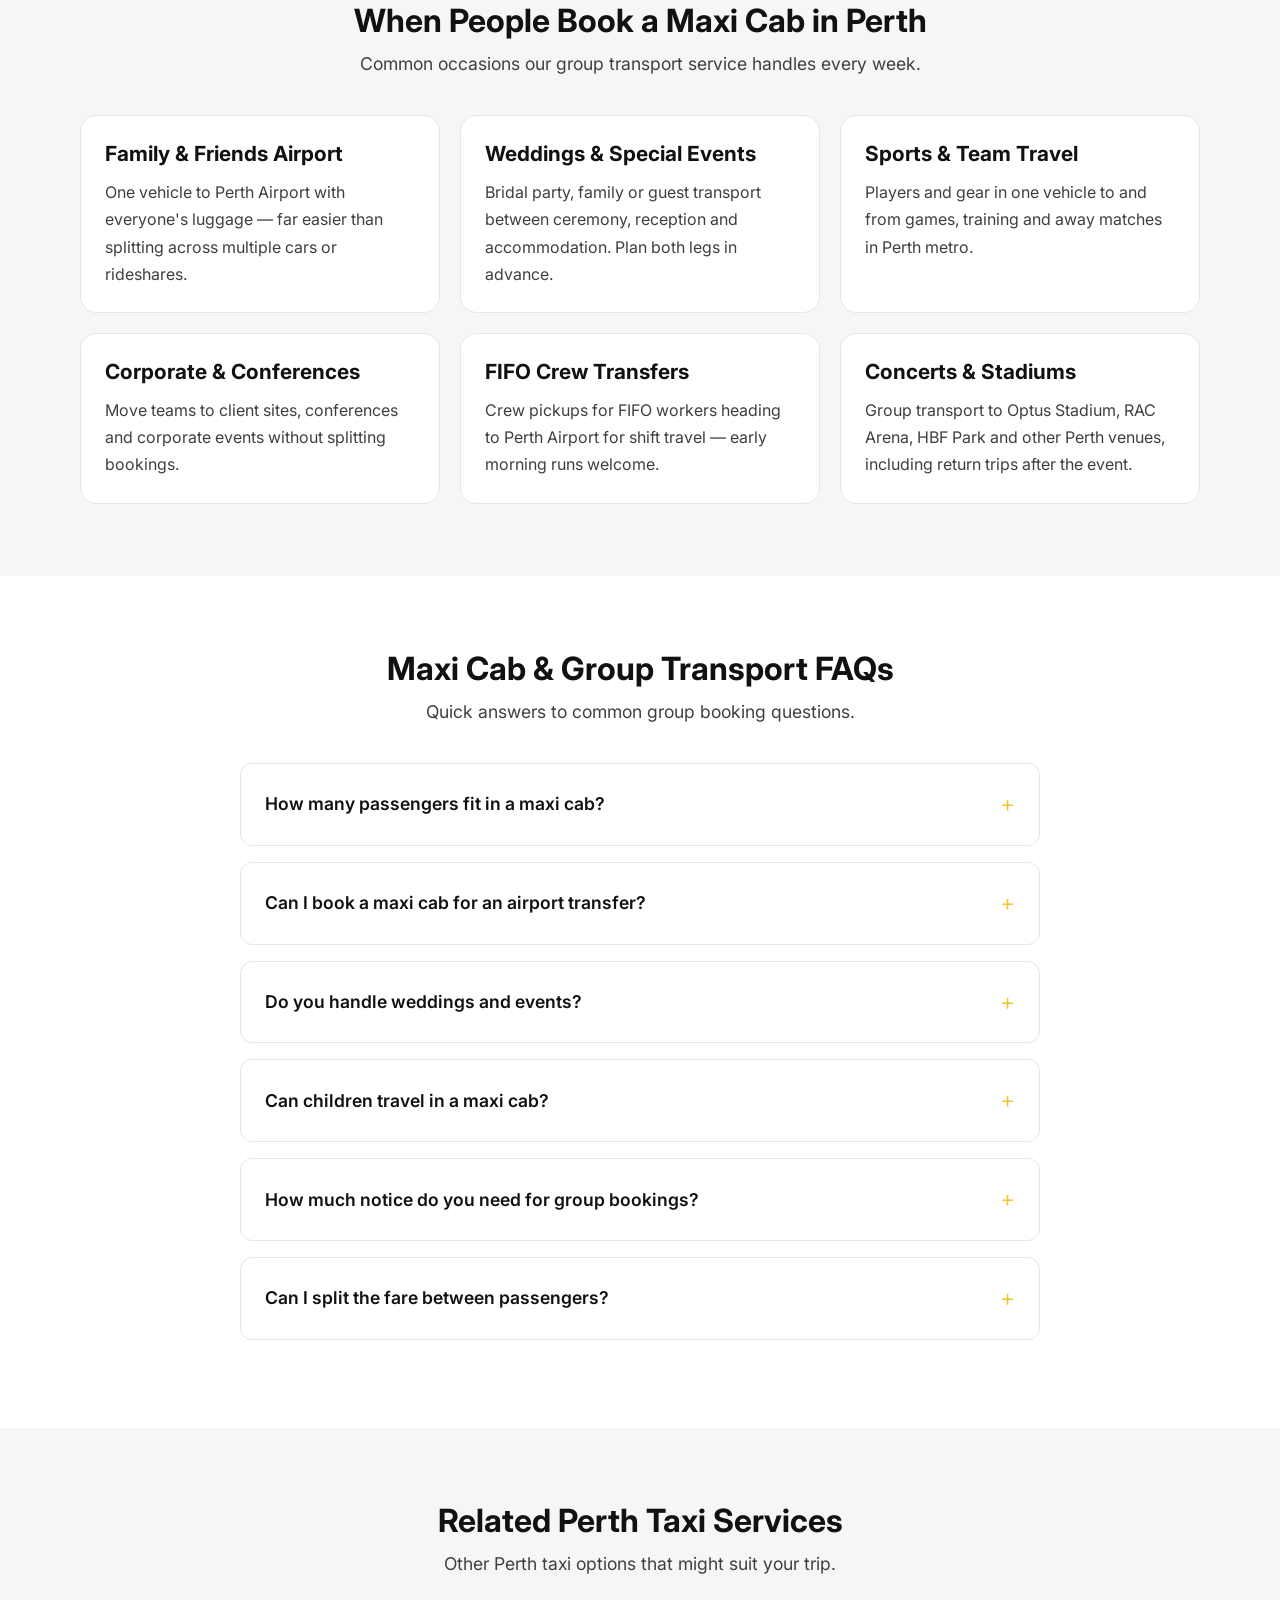
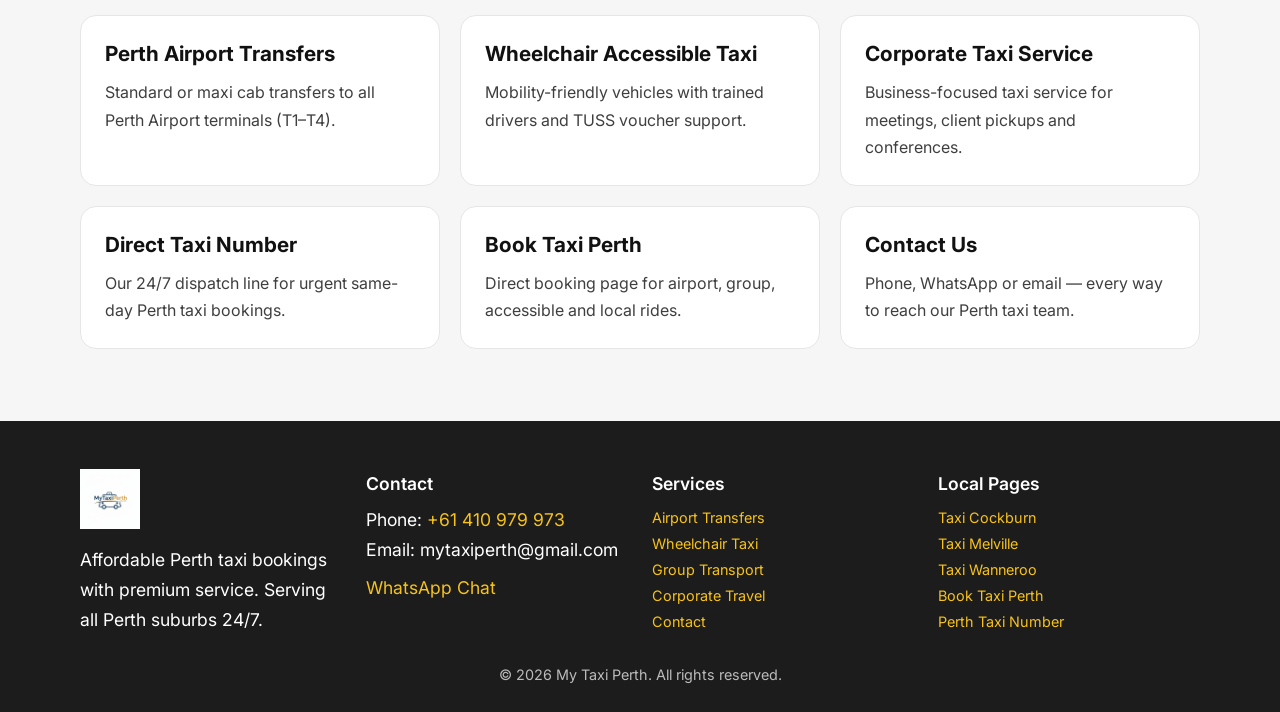
<file: group-transport.html>
<!doctype html>
<html lang="en">
  <head>
    <!-- Google tag (gtag.js) -->
    <script async src="https://www.googletagmanager.com/gtag/js?id=G-NSSZR13VDL"></script>
    <script>
      window.dataLayer = window.dataLayer || [];
      function gtag(){dataLayer.push(arguments);}
      gtag('js', new Date());
      gtag('config', 'G-NSSZR13VDL');
    </script>

    <meta charset="UTF-8" />
    <meta name="viewport" content="width=device-width, initial-scale=1" />
    <title>Maxi Cab Perth | Group Transport &amp; 7–11 Seater Taxi</title>
    <meta name="description" content="Book a maxi cab in Perth for groups of 7–11 passengers. Family travel, weddings, events, FIFO and airport transfers across Perth metro. Call +61 410 979 973." />
    <meta name="robots" content="index,follow" />
    <link rel="canonical" href="https://www.mytaxiperth.au/group-transport.html" />

    <meta property="og:type" content="website" />
    <meta property="og:url" content="https://www.mytaxiperth.au/group-transport.html" />
    <meta property="og:title" content="Maxi Cab Perth | Group Transport 7–11 Seater Taxi" />
    <meta property="og:description" content="7–11 seater taxis for groups across Perth. Family, events, airport transfers and weddings." />
    <meta property="og:image" content="https://www.mytaxiperth.au/images/mytaxiperth.png" />
    <meta property="og:locale" content="en_AU" />

    <link rel="icon" type="image/png" href="images/mytaxiperth.png" />
    <link rel="apple-touch-icon" href="images/mytaxiperth.png" />
    <link rel="stylesheet" href="styles.css" />

    <script type="application/ld+json">
    {
      "@context": "https://schema.org",
      "@type": "Service",
      "name": "Maxi Cab and Group Transport Perth",
      "serviceType": "Group Taxi Transport",
      "provider": {
        "@type": "TaxiService",
        "name": "My Taxi Perth",
        "telephone": "+61410979973",
        "url": "https://www.mytaxiperth.au"
      },
      "areaServed": {
        "@type": "AdministrativeArea",
        "name": "Perth Metropolitan Area"
      }
    }
    </script>
    <script type="application/ld+json">
    {
      "@context": "https://schema.org",
      "@type": "BreadcrumbList",
      "itemListElement": [
        {"@type": "ListItem", "position": 1, "name": "Home", "item": "https://www.mytaxiperth.au/"},
        {"@type": "ListItem", "position": 2, "name": "Group Transport &amp; Maxi Cab Perth", "item": "https://www.mytaxiperth.au/group-transport.html"}
      ]
    }
    </script>
    <script type="application/ld+json">
    {
      "@context": "https://schema.org",
      "@type": "FAQPage",
      "mainEntity": [
        {"@type": "Question", "name": "How many passengers fit in a maxi cab?", "acceptedAnswer": {"@type": "Answer", "text": "Standard maxi cabs accommodate 7 to 11 passengers depending on the vehicle. Mention your group size and luggage when booking and we will dispatch the right vehicle."}},
        {"@type": "Question", "name": "Can I book a maxi cab for an airport transfer?", "acceptedAnswer": {"@type": "Answer", "text": "Yes. Maxi cab airport transfers are popular for families and travelling teams. We monitor flights and align pickup time with your departure or arrival."}},
        {"@type": "Question", "name": "Do you handle weddings and events?", "acceptedAnswer": {"@type": "Answer", "text": "Yes. We support weddings, birthdays, corporate events, sports games, and concerts. We can plan both outbound and return trips so guests are not left stranded."}},
        {"@type": "Question", "name": "Can children travel in a maxi cab?", "acceptedAnswer": {"@type": "Answer", "text": "Yes. Mention how many child seats or booster seats you need and we will arrange them. We support family bookings across all Perth metro suburbs."}},
        {"@type": "Question", "name": "How much notice do you need for group bookings?", "acceptedAnswer": {"@type": "Answer", "text": "We accept on-demand bookings, but for larger groups (especially events and airport transfers) we recommend at least 24 hours notice to confirm vehicle availability and pickup time."}}
      ]
    }
    </script>
  </head>
  <body>
    <header class="site-header">
      <div class="container header-inner">
        <a class="logo" href="index.html" aria-label="My Taxi Perth Home">
          <img src="images/mytaxiperth.png" alt="My Taxi Perth Logo" class="logo-img" />
          <span class="logo-text">My Taxi Perth</span>
        </a>
        <div class="header-actions">
          <a class="header-phone" href="tel:+61410979973" data-track-action="phone_click">
            <svg class="phone-icon" width="18" height="18" viewBox="0 0 24 24" fill="none" stroke="currentColor" stroke-width="2"><path d="M22 16.92v3a2 2 0 0 1-2.18 2 19.79 19.79 0 0 1-8.63-3.07 19.5 19.5 0 0 1-6-6 19.79 19.79 0 0 1-3.07-8.67A2 2 0 0 1 4.11 2h3a2 2 0 0 1 2 1.72 12.84 12.84 0 0 0 .7 2.81 2 2 0 0 1-.45 2.11L8.09 9.91a16 16 0 0 0 6 6l1.27-1.27a2 2 0 0 1 2.11-.45 12.84 12.84 0 0 0 2.81.7A2 2 0 0 1 22 16.92z"></path></svg>
            <div class="phone-info">
              <span class="phone-label">Call 24/7</span>
              <span class="phone-number">+61 410 979 973</span>
            </div>
          </a>
          <a class="whatsapp-btn" href="https://wa.me/61410979973?text=Hi%20I%20need%20a%20maxi%20cab%20in%20Perth." target="_blank" rel="noopener noreferrer" aria-label="Chat on WhatsApp" data-track-action="whatsapp_click">
            <svg width="20" height="20" viewBox="0 0 24 24" fill="currentColor"><path d="M17.472 14.382c-.297-.149-1.758-.867-2.03-.967-.273-.099-.471-.148-.67.15-.197.297-.767.966-.94 1.164-.173.199-.347.223-.644.075-.297-.15-1.255-.463-2.39-1.475-.883-.788-1.48-1.761-1.653-2.059-.173-.297-.018-.458.13-.606.134-.133.298-.347.446-.52.149-.174.198-.298.298-.497.099-.198.05-.371-.025-.52-.075-.149-.669-1.612-.916-2.207-.242-.579-.487-.5-.669-.51-.173-.008-.371-.01-.57-.01-.198 0-.52.074-.792.372-.272.297-1.04 1.016-1.04 2.479 0 1.462 1.065 2.875 1.213 3.074.149.198 2.096 3.2 5.077 4.487.709.306 1.262.489 1.694.625.712.227 1.36.195 1.871.118.571-.085 1.758-.719 2.006-1.413.248-.694.248-1.289.173-1.413-.074-.124-.272-.198-.57-.347m-5.421 7.403h-.004a9.87 9.87 0 01-5.031-1.378l-.361-.214-3.741.982.998-3.648-.235-.374a9.86 9.86 0 01-1.51-5.26c.001-5.45 4.436-9.884 9.888-9.884 2.64 0 5.122 1.03 6.988 2.898a9.825 9.825 0 012.893 6.994c-.003 5.45-4.437 9.884-9.885 9.884m8.413-18.297A11.815 11.815 0 0012.05 0C5.495 0 .16 5.335.157 11.892c0 2.096.547 4.142 1.588 5.945L.057 24l6.305-1.654a11.882 11.882 0 005.683 1.448h.005c6.554 0 11.89-5.335 11.893-11.893a11.821 11.821 0 00-3.48-8.413Z"/></svg>
            <span>WhatsApp</span>
          </a>
        </div>
        <button class="nav-toggle" aria-label="Open navigation"><span></span><span></span><span></span></button>
        <nav class="site-nav">
          <a href="index.html">Home</a>
          <a href="airport-transfers.html">Airport</a>
          <a href="wheelchair-taxi.html">Wheelchair</a>
          <a href="group-transport.html" aria-current="page">Group</a>
          <a href="corporate-travel.html">Corporate</a>
          <a href="contact.html">Contact</a>
          <a class="nav-cta" href="tel:+61410979973" data-track-action="phone_click">Book Now</a>
        </nav>
      </div>
    </header>

    <main id="main-content">
      <nav class="seo-breadcrumb" aria-label="Breadcrumb">
        <div class="container">
          <a href="index.html">Home</a> <span aria-hidden="true">/</span> <span>Group Transport &amp; Maxi Cab</span>
        </div>
      </nav>

      <section class="hero">
        <div class="container hero-grid">
          <div class="hero-copy">
            <p class="hero-pill">Maxi Cab Perth</p>
            <h1>Group Transport &amp; 7–11 Seater Taxi in Perth</h1>
            <p class="hero-subtitle">Keep your group together in one vehicle. Maxi cab and group transport in Perth for families, weddings, sports teams, FIFO crews, school groups, events and airport transfers — all across Perth metro.</p>
            <div class="hero-actions">
              <a class="btn primary" href="tel:+61410979973" data-track-action="phone_click">Call for Maxi Cab</a>
              <a class="btn whatsapp" href="https://wa.me/61410979973?text=Hi%20I%20need%20a%20maxi%20cab%20in%20Perth." target="_blank" rel="noopener noreferrer" data-track-action="whatsapp_click">WhatsApp Booking</a>
            </div>
          </div>
          <div class="hero-card">
            <h2>Simple Group Booking</h2>
            <p>Group transport with one phone call. Whether you are travelling with luggage, attending a concert, heading to a wedding, or planning an airport run, we arrange the right vehicle size and pickup timing for your group. This reduces coordination problems and helps your trip start on time.</p>
            <p>For airport jobs, we coordinate pickup windows based on flight schedule and passenger count. For event bookings, we plan both outbound and return trips so guests are not left arranging last-minute rides.</p>
            <p><a class="service-link" href="contact.html">Contact us</a> · <a class="service-link" href="book-taxi-perth.html">Book a taxi</a></p>
          </div>
        </div>
      </section>

      <section class="section" id="features">
        <div class="container">
          <div class="section-header">
            <h2>What You Get With a Perth Maxi Cab Booking</h2>
            <p>Vehicle space, comfort and clear coordination for groups.</p>
          </div>
          <div class="grid three">
            <article class="card">
              <div class="feature-icon">✓</div>
              <h3>7–11 Seater Vehicles</h3>
              <p>Spacious maxi cabs for medium-large groups, including space for luggage on airport runs and equipment for sports or events.</p>
            </article>
            <article class="card">
              <div class="feature-icon">✓</div>
              <h3>One Vehicle, One Booking</h3>
              <p>Keep your group together. One pickup, one driver, one fare — instead of splitting across multiple cars.</p>
            </article>
            <article class="card">
              <div class="feature-icon">✓</div>
              <h3>Airport Friendly</h3>
              <p>We track flights, plan pickup buffers, and meet you at the right Perth Airport terminal — T1, T2, T3 or T4.</p>
            </article>
            <article class="card">
              <div class="feature-icon">✓</div>
              <h3>Standard Metered Rates</h3>
              <p>Group rides follow standard Perth taxi rates. Splitting the fare between passengers is usually very affordable.</p>
            </article>
            <article class="card">
              <div class="feature-icon">✓</div>
              <h3>Family &amp; Child-Friendly</h3>
              <p>Mention child seats, booster seats or extra luggage when booking and we will arrange the right setup.</p>
            </article>
            <article class="card">
              <div class="feature-icon">✓</div>
              <h3>24/7 Availability</h3>
              <p>Available around the clock — early-morning airport runs, late-night returns, weekends and public holidays.</p>
            </article>
          </div>
        </div>
      </section>

      <section class="section alt" id="use-cases">
        <div class="container">
          <div class="section-header">
            <h2>When People Book a Maxi Cab in Perth</h2>
            <p>Common occasions our group transport service handles every week.</p>
          </div>
          <div class="grid three">
            <article class="card"><h3>Family &amp; Friends Airport</h3><p>One vehicle to Perth Airport with everyone's luggage — far easier than splitting across multiple cars or rideshares.</p></article>
            <article class="card"><h3>Weddings &amp; Special Events</h3><p>Bridal party, family or guest transport between ceremony, reception and accommodation. Plan both legs in advance.</p></article>
            <article class="card"><h3>Sports &amp; Team Travel</h3><p>Players and gear in one vehicle to and from games, training and away matches in Perth metro.</p></article>
            <article class="card"><h3>Corporate &amp; Conferences</h3><p>Move teams to client sites, conferences and corporate events without splitting bookings.</p></article>
            <article class="card"><h3>FIFO Crew Transfers</h3><p>Crew pickups for FIFO workers heading to Perth Airport for shift travel — early morning runs welcome.</p></article>
            <article class="card"><h3>Concerts &amp; Stadiums</h3><p>Group transport to Optus Stadium, RAC Arena, HBF Park and other Perth venues, including return trips after the event.</p></article>
          </div>
        </div>
      </section>

      <section class="section" id="faq">
        <div class="container">
          <div class="section-header">
            <h2>Maxi Cab &amp; Group Transport FAQs</h2>
            <p>Quick answers to common group booking questions.</p>
          </div>
          <div class="faq-container">
            <details class="faq-item"><summary>How many passengers fit in a maxi cab?</summary><p>Standard maxi cabs accommodate 7 to 11 passengers depending on the vehicle. Tell us your group size and luggage and we will send the right one.</p></details>
            <details class="faq-item"><summary>Can I book a maxi cab for an airport transfer?</summary><p>Yes. Maxi cab airport transfers are popular for families and travelling teams. We monitor flights and align pickup time with your departure or arrival.</p></details>
            <details class="faq-item"><summary>Do you handle weddings and events?</summary><p>Yes. Weddings, birthdays, corporate events, sports games, and concerts. We can plan both outbound and return trips so guests are not left stranded.</p></details>
            <details class="faq-item"><summary>Can children travel in a maxi cab?</summary><p>Yes. Tell us how many child seats or booster seats you need and we will arrange them. We support family bookings across all Perth metro suburbs.</p></details>
            <details class="faq-item"><summary>How much notice do you need for group bookings?</summary><p>We accept on-demand bookings, but for large groups (events and airport transfers) we recommend at least 24 hours notice to lock in availability.</p></details>
            <details class="faq-item"><summary>Can I split the fare between passengers?</summary><p>Yes. Group fares can be split easily between passengers. We can also issue a receipt for corporate or shared expense reporting.</p></details>
          </div>
        </div>
      </section>

      <section class="section alt" id="related">
        <div class="container">
          <div class="section-header">
            <h2>Related Perth Taxi Services</h2>
            <p>Other Perth taxi options that might suit your trip.</p>
          </div>
          <div class="grid three">
            <a class="card service-link-card" href="airport-transfers.html"><h3>Perth Airport Transfers</h3><p>Standard or maxi cab transfers to all Perth Airport terminals (T1–T4).</p></a>
            <a class="card service-link-card" href="wheelchair-taxi.html"><h3>Wheelchair Accessible Taxi</h3><p>Mobility-friendly vehicles with trained drivers and TUSS voucher support.</p></a>
            <a class="card service-link-card" href="corporate-travel.html"><h3>Corporate Taxi Service</h3><p>Business-focused taxi service for meetings, client pickups and conferences.</p></a>
            <a class="card service-link-card" href="taxi-perth-phone-number.html"><h3>Direct Taxi Number</h3><p>Our 24/7 dispatch line for urgent same-day Perth taxi bookings.</p></a>
            <a class="card service-link-card" href="book-taxi-perth.html"><h3>Book Taxi Perth</h3><p>Direct booking page for airport, group, accessible and local rides.</p></a>
            <a class="card service-link-card" href="contact.html"><h3>Contact Us</h3><p>Phone, WhatsApp or email — every way to reach our Perth taxi team.</p></a>
          </div>
        </div>
      </section>
    </main>

    <footer class="site-footer">
      <div class="container footer-grid">
        <div>
          <img src="images/mytaxiperth.png" alt="My Taxi Perth Logo" class="footer-logo" />
          <p>Affordable Perth taxi bookings with premium service. Serving all Perth suburbs 24/7.</p>
        </div>
        <div>
          <p class="footer-heading">Contact</p>
          <p>Phone: <a href="tel:+61410979973">+61 410 979 973</a></p>
          <p>Email: mytaxiperth@gmail.com</p>
          <p><a class="footer-whatsapp" href="https://wa.me/61410979973?text=Hi%20My%20Taxi%20Perth%2C%20I%20need%20a%20taxi." target="_blank" rel="noopener noreferrer" data-track-action="whatsapp_click">WhatsApp Chat</a></p>
        </div>
        <div>
          <p class="footer-heading">Services</p>
          <p style="font-size: 0.9rem; line-height: 1.8;">
            <a href="airport-transfers.html">Airport Transfers</a><br />
            <a href="wheelchair-taxi.html">Wheelchair Taxi</a><br />
            <a href="group-transport.html">Group Transport</a><br />
            <a href="corporate-travel.html">Corporate Travel</a><br />
            <a href="contact.html">Contact</a>
          </p>
        </div>
        <div>
          <p class="footer-heading">Local Pages</p>
          <p style="font-size: 0.9rem; line-height: 1.8;">
            <a href="taxi-cockburn.html">Taxi Cockburn</a><br />
            <a href="taxi-melville.html">Taxi Melville</a><br />
            <a href="taxi-wanneroo.html">Taxi Wanneroo</a><br />
            <a href="book-taxi-perth.html">Book Taxi Perth</a><br />
            <a href="taxi-perth-phone-number.html">Perth Taxi Number</a>
          </p>
        </div>
      </div>
      <p class="footer-bottom">© 2026 My Taxi Perth. All rights reserved.</p>
    </footer>

    <div class="mobile-sticky-cta" role="region" aria-label="Quick contact actions">
      <a class="sticky-call" href="tel:+61410979973" data-track-action="phone_click">Call Now</a>
      <a class="sticky-whatsapp" href="https://wa.me/61410979973?text=Hi%20I%20need%20a%20maxi%20cab%20in%20Perth." target="_blank" rel="noopener noreferrer" data-track-action="whatsapp_click">WhatsApp</a>
    </div>
    <script src="script.js"></script>
  </body>
</html>
</file>
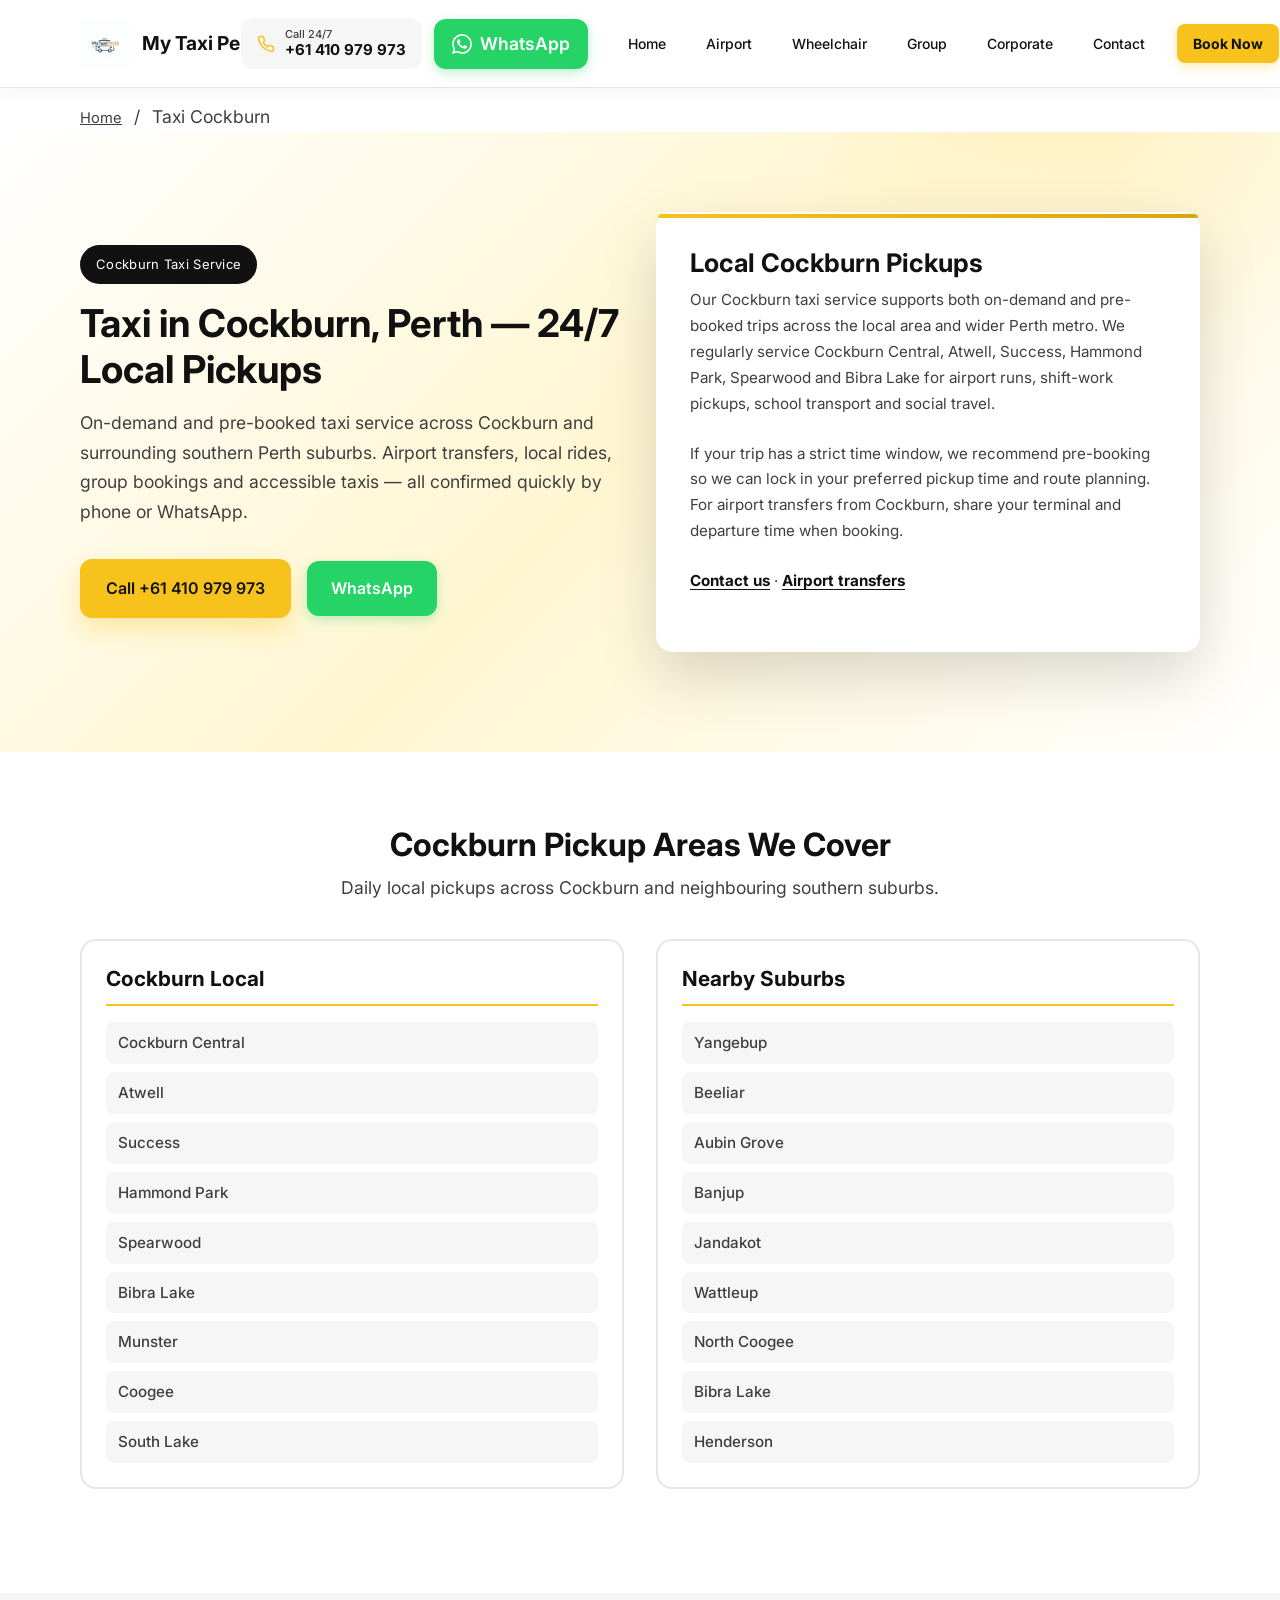
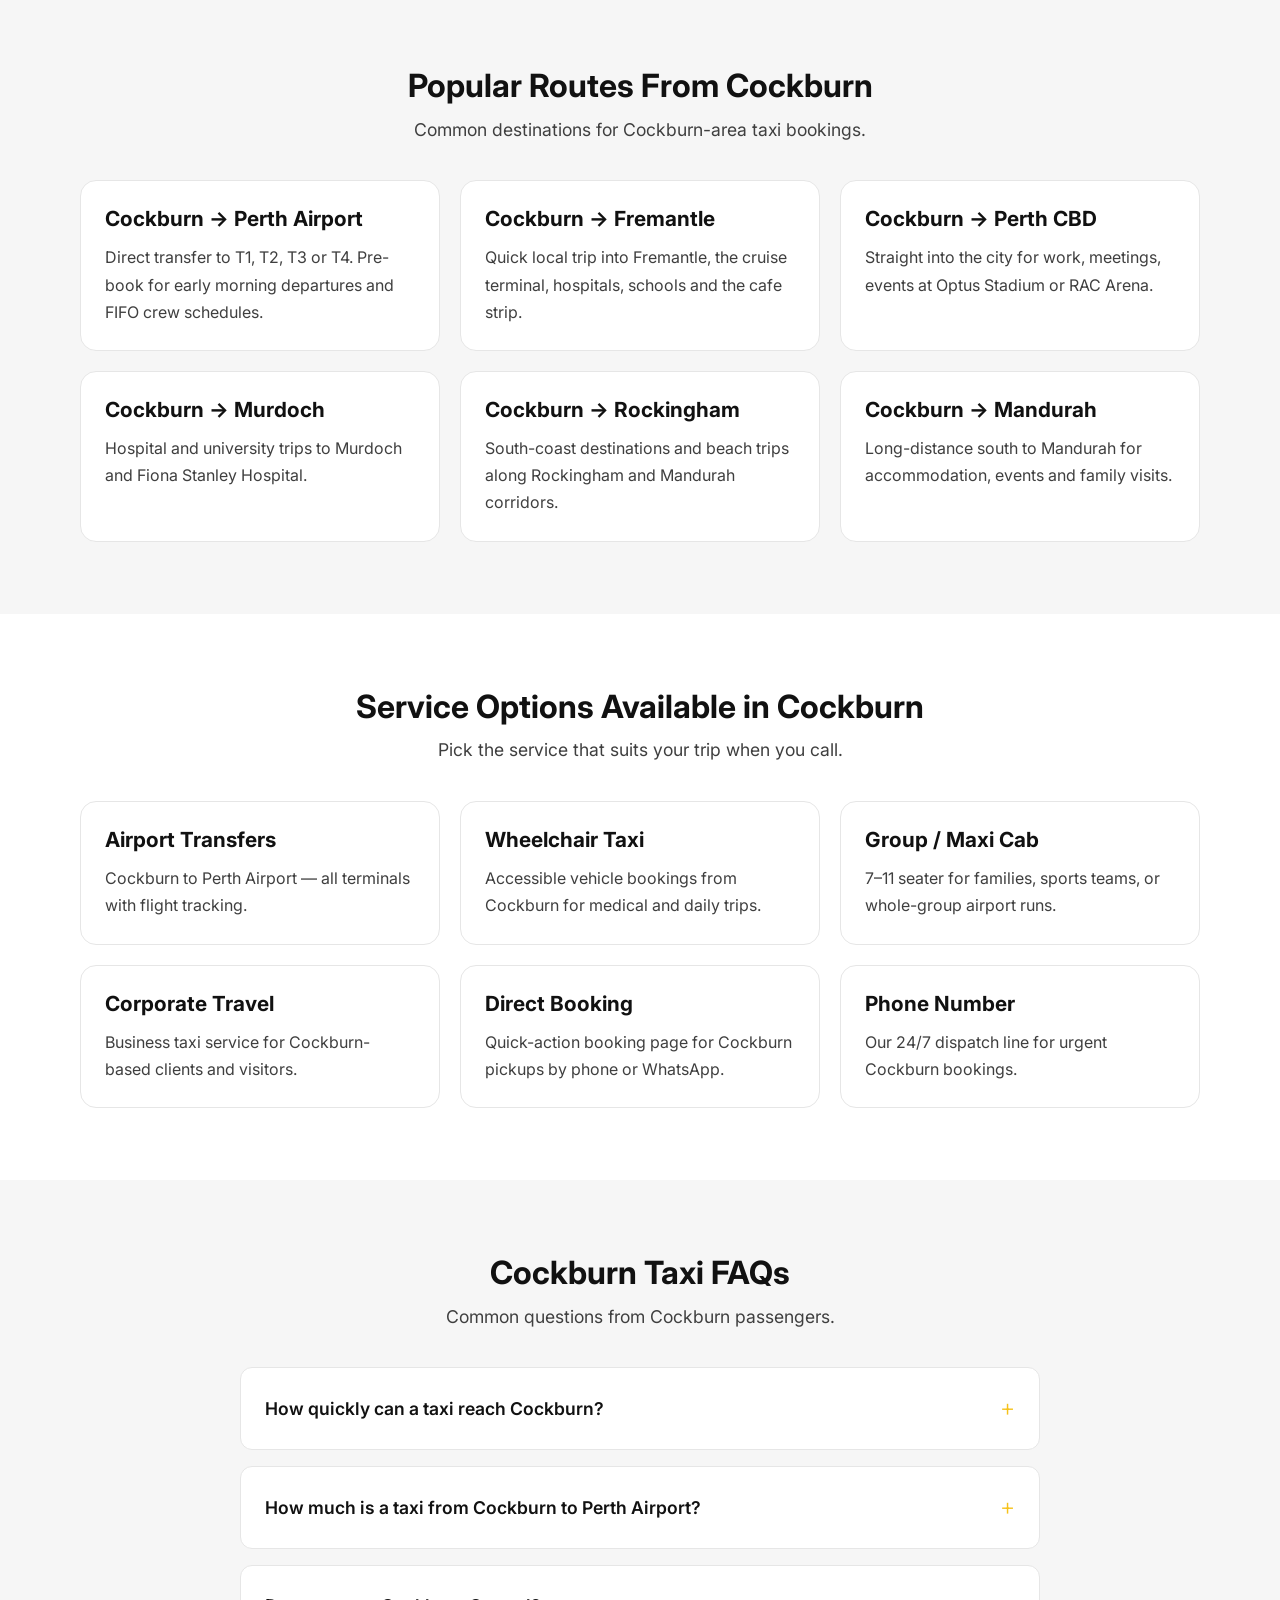
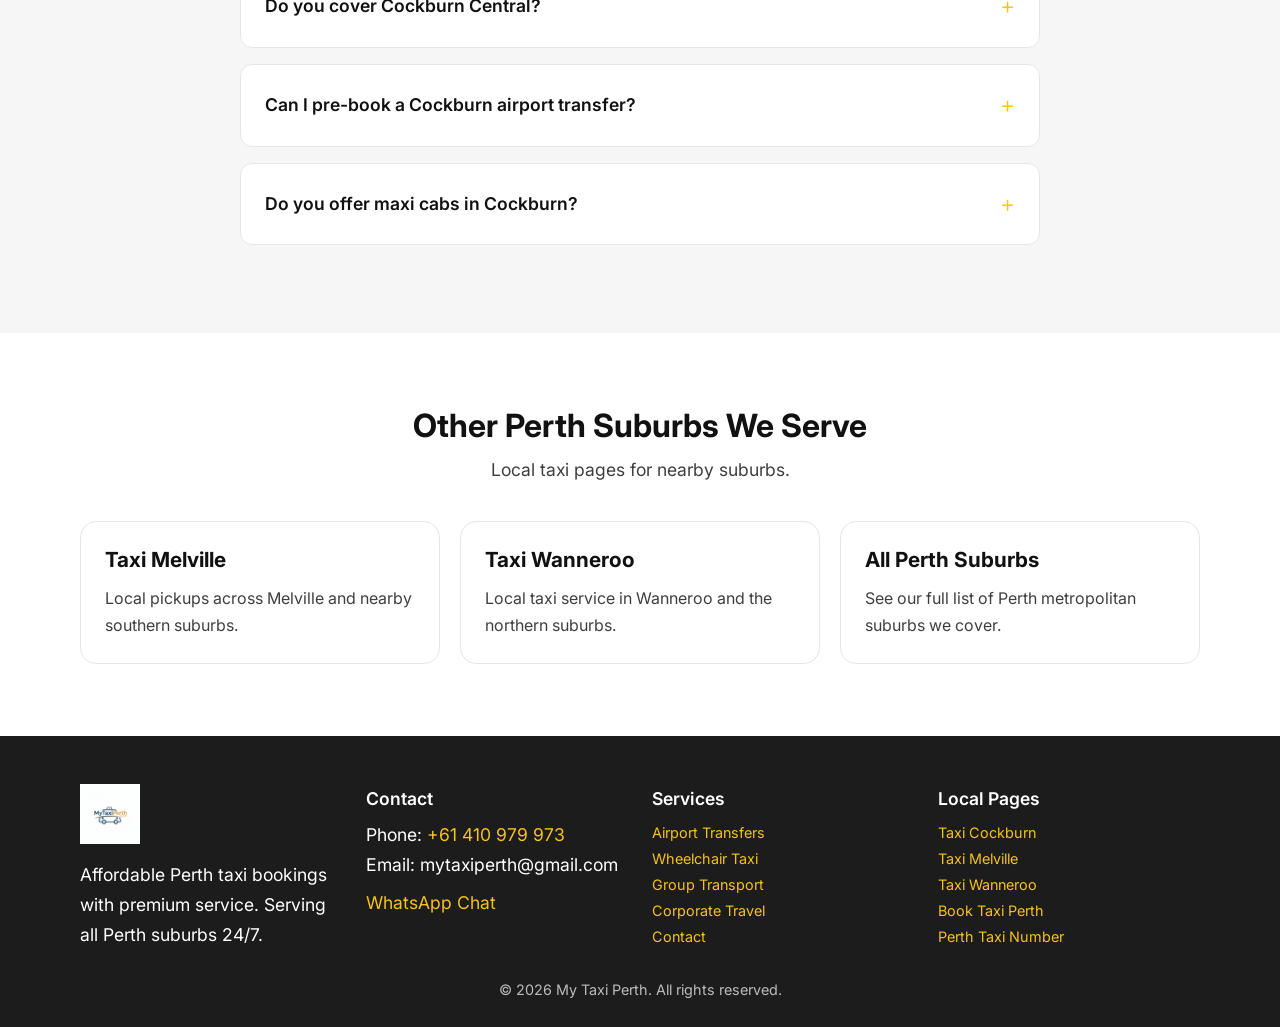
<file: taxi-cockburn.html>
<!doctype html>
<html lang="en">
  <head>
    <!-- Google tag (gtag.js) -->
    <script async src="https://www.googletagmanager.com/gtag/js?id=G-NSSZR13VDL"></script>
    <script>
      window.dataLayer = window.dataLayer || [];
      function gtag(){dataLayer.push(arguments);}
      gtag('js', new Date());
      gtag('config', 'G-NSSZR13VDL');
    </script>

    <meta charset="UTF-8" />
    <meta name="viewport" content="width=device-width, initial-scale=1" />
    <title>Taxi Cockburn | 24/7 Cockburn Taxi Service Perth</title>
    <meta name="description" content="Need a taxi in Cockburn, Perth? 24/7 bookings for airport transfers, local rides, group transport, and pre-booked trips across Cockburn Central, Atwell, Success and surrounding suburbs. Call +61 410 979 973." />
    <meta name="robots" content="index,follow" />
    <link rel="canonical" href="https://www.mytaxiperth.au/taxi-cockburn.html" />

    <meta property="og:type" content="website" />
    <meta property="og:url" content="https://www.mytaxiperth.au/taxi-cockburn.html" />
    <meta property="og:title" content="Taxi Cockburn | 24/7 Cockburn Taxi Service Perth" />
    <meta property="og:description" content="24/7 taxi service across Cockburn and surrounding southern Perth suburbs." />
    <meta property="og:image" content="https://www.mytaxiperth.au/images/mytaxiperth.png" />
    <meta property="og:locale" content="en_AU" />

    <link rel="icon" type="image/png" href="images/mytaxiperth.png" />
    <link rel="apple-touch-icon" href="images/mytaxiperth.png" />
    <link rel="stylesheet" href="styles.css" />

    <script type="application/ld+json">
    {
      "@context": "https://schema.org",
      "@type": "Service",
      "name": "Taxi Cockburn",
      "serviceType": "Local Taxi Service",
      "provider": {
        "@type": "TaxiService",
        "name": "My Taxi Perth",
        "telephone": "+61410979973",
        "url": "https://www.mytaxiperth.au"
      },
      "areaServed": [
        {"@type": "City", "name": "Cockburn"},
        {"@type": "City", "name": "Cockburn Central"},
        {"@type": "City", "name": "Atwell"},
        {"@type": "City", "name": "Success"},
        {"@type": "City", "name": "Hammond Park"},
        {"@type": "City", "name": "Spearwood"},
        {"@type": "City", "name": "Bibra Lake"}
      ]
    }
    </script>
    <script type="application/ld+json">
    {
      "@context": "https://schema.org",
      "@type": "BreadcrumbList",
      "itemListElement": [
        {"@type": "ListItem", "position": 1, "name": "Home", "item": "https://www.mytaxiperth.au/"},
        {"@type": "ListItem", "position": 2, "name": "Taxi Cockburn", "item": "https://www.mytaxiperth.au/taxi-cockburn.html"}
      ]
    }
    </script>
    <script type="application/ld+json">
    {
      "@context": "https://schema.org",
      "@type": "FAQPage",
      "mainEntity": [
        {"@type": "Question", "name": "How quickly can a taxi reach Cockburn?", "acceptedAnswer": {"@type": "Answer", "text": "On-demand pickups in Cockburn typically arrive within minutes depending on time of day and exact location. For early morning, late-night and airport runs, pre-booking is recommended."}},
        {"@type": "Question", "name": "How much is a taxi from Cockburn to Perth Airport?", "acceptedAnswer": {"@type": "Answer", "text": "Fares from Cockburn to Perth Airport follow standard Perth taxi rates based on distance and time. We can give an upfront estimate before booking — call +61 410 979 973."}},
        {"@type": "Question", "name": "Do you cover Cockburn Central?", "acceptedAnswer": {"@type": "Answer", "text": "Yes. We cover Cockburn Central plus surrounding suburbs including Atwell, Success, Hammond Park, Spearwood and Bibra Lake."}}
      ]
    }
    </script>
  </head>
  <body>
    <header class="site-header">
      <div class="container header-inner">
        <a class="logo" href="index.html" aria-label="My Taxi Perth Home">
          <img src="images/mytaxiperth.png" alt="My Taxi Perth Logo" class="logo-img" />
          <span class="logo-text">My Taxi Perth</span>
        </a>
        <div class="header-actions">
          <a class="header-phone" href="tel:+61410979973" data-track-action="phone_click">
            <svg class="phone-icon" width="18" height="18" viewBox="0 0 24 24" fill="none" stroke="currentColor" stroke-width="2"><path d="M22 16.92v3a2 2 0 0 1-2.18 2 19.79 19.79 0 0 1-8.63-3.07 19.5 19.5 0 0 1-6-6 19.79 19.79 0 0 1-3.07-8.67A2 2 0 0 1 4.11 2h3a2 2 0 0 1 2 1.72 12.84 12.84 0 0 0 .7 2.81 2 2 0 0 1-.45 2.11L8.09 9.91a16 16 0 0 0 6 6l1.27-1.27a2 2 0 0 1 2.11-.45 12.84 12.84 0 0 0 2.81.7A2 2 0 0 1 22 16.92z"></path></svg>
            <div class="phone-info">
              <span class="phone-label">Call 24/7</span>
              <span class="phone-number">+61 410 979 973</span>
            </div>
          </a>
          <a class="whatsapp-btn" href="https://wa.me/61410979973?text=Hi%20I%20need%20a%20taxi%20in%20Cockburn." target="_blank" rel="noopener noreferrer" aria-label="Chat on WhatsApp" data-track-action="whatsapp_click">
            <svg width="20" height="20" viewBox="0 0 24 24" fill="currentColor"><path d="M17.472 14.382c-.297-.149-1.758-.867-2.03-.967-.273-.099-.471-.148-.67.15-.197.297-.767.966-.94 1.164-.173.199-.347.223-.644.075-.297-.15-1.255-.463-2.39-1.475-.883-.788-1.48-1.761-1.653-2.059-.173-.297-.018-.458.13-.606.134-.133.298-.347.446-.52.149-.174.198-.298.298-.497.099-.198.05-.371-.025-.52-.075-.149-.669-1.612-.916-2.207-.242-.579-.487-.5-.669-.51-.173-.008-.371-.01-.57-.01-.198 0-.52.074-.792.372-.272.297-1.04 1.016-1.04 2.479 0 1.462 1.065 2.875 1.213 3.074.149.198 2.096 3.2 5.077 4.487.709.306 1.262.489 1.694.625.712.227 1.36.195 1.871.118.571-.085 1.758-.719 2.006-1.413.248-.694.248-1.289.173-1.413-.074-.124-.272-.198-.57-.347m-5.421 7.403h-.004a9.87 9.87 0 01-5.031-1.378l-.361-.214-3.741.982.998-3.648-.235-.374a9.86 9.86 0 01-1.51-5.26c.001-5.45 4.436-9.884 9.888-9.884 2.64 0 5.122 1.03 6.988 2.898a9.825 9.825 0 012.893 6.994c-.003 5.45-4.437 9.884-9.885 9.884m8.413-18.297A11.815 11.815 0 0012.05 0C5.495 0 .16 5.335.157 11.892c0 2.096.547 4.142 1.588 5.945L.057 24l6.305-1.654a11.882 11.882 0 005.683 1.448h.005c6.554 0 11.89-5.335 11.893-11.893a11.821 11.821 0 00-3.48-8.413Z"/></svg>
            <span>WhatsApp</span>
          </a>
        </div>
        <button class="nav-toggle" aria-label="Open navigation"><span></span><span></span><span></span></button>
        <nav class="site-nav">
          <a href="index.html">Home</a>
          <a href="airport-transfers.html">Airport</a>
          <a href="wheelchair-taxi.html">Wheelchair</a>
          <a href="group-transport.html">Group</a>
          <a href="corporate-travel.html">Corporate</a>
          <a href="contact.html">Contact</a>
          <a class="nav-cta" href="tel:+61410979973" data-track-action="phone_click">Book Now</a>
        </nav>
      </div>
    </header>

    <main id="main-content">
      <nav class="seo-breadcrumb" aria-label="Breadcrumb">
        <div class="container">
          <a href="index.html">Home</a> <span aria-hidden="true">/</span> <span>Taxi Cockburn</span>
        </div>
      </nav>

      <section class="hero">
        <div class="container hero-grid">
          <div class="hero-copy">
            <p class="hero-pill">Cockburn Taxi Service</p>
            <h1>Taxi in Cockburn, Perth — 24/7 Local Pickups</h1>
            <p class="hero-subtitle">On-demand and pre-booked taxi service across Cockburn and surrounding southern Perth suburbs. Airport transfers, local rides, group bookings and accessible taxis — all confirmed quickly by phone or WhatsApp.</p>
            <div class="hero-actions">
              <a class="btn primary" href="tel:+61410979973" data-track-action="phone_click">Call +61 410 979 973</a>
              <a class="btn whatsapp" href="https://wa.me/61410979973?text=Hi%20I%20need%20a%20taxi%20in%20Cockburn." target="_blank" rel="noopener noreferrer" data-track-action="whatsapp_click">WhatsApp</a>
            </div>
          </div>
          <div class="hero-card">
            <h2>Local Cockburn Pickups</h2>
            <p>Our Cockburn taxi service supports both on-demand and pre-booked trips across the local area and wider Perth metro. We regularly service Cockburn Central, Atwell, Success, Hammond Park, Spearwood and Bibra Lake for airport runs, shift-work pickups, school transport and social travel.</p>
            <p>If your trip has a strict time window, we recommend pre-booking so we can lock in your preferred pickup time and route planning. For airport transfers from Cockburn, share your terminal and departure time when booking.</p>
            <p><a class="service-link" href="contact.html">Contact us</a> · <a class="service-link" href="airport-transfers.html">Airport transfers</a></p>
          </div>
        </div>
      </section>

      <section class="section" id="areas-served">
        <div class="container">
          <div class="section-header">
            <h2>Cockburn Pickup Areas We Cover</h2>
            <p>Daily local pickups across Cockburn and neighbouring southern suburbs.</p>
          </div>
          <div class="suburbs-grid">
            <div class="suburb-category">
              <h3>Cockburn Local</h3>
              <ul class="suburb-list">
                <li>Cockburn Central</li>
                <li>Atwell</li>
                <li>Success</li>
                <li>Hammond Park</li>
                <li>Spearwood</li>
                <li>Bibra Lake</li>
                <li>Munster</li>
                <li>Coogee</li>
                <li>South Lake</li>
              </ul>
            </div>
            <div class="suburb-category">
              <h3>Nearby Suburbs</h3>
              <ul class="suburb-list">
                <li>Yangebup</li>
                <li>Beeliar</li>
                <li>Aubin Grove</li>
                <li>Banjup</li>
                <li>Jandakot</li>
                <li>Wattleup</li>
                <li>North Coogee</li>
                <li>Bibra Lake</li>
                <li>Henderson</li>
              </ul>
            </div>
          </div>
        </div>
      </section>

      <section class="section alt" id="routes">
        <div class="container">
          <div class="section-header">
            <h2>Popular Routes From Cockburn</h2>
            <p>Common destinations for Cockburn-area taxi bookings.</p>
          </div>
          <div class="grid three">
            <article class="card"><h3>Cockburn → Perth Airport</h3><p>Direct transfer to T1, T2, T3 or T4. Pre-book for early morning departures and FIFO crew schedules.</p></article>
            <article class="card"><h3>Cockburn → Fremantle</h3><p>Quick local trip into Fremantle, the cruise terminal, hospitals, schools and the cafe strip.</p></article>
            <article class="card"><h3>Cockburn → Perth CBD</h3><p>Straight into the city for work, meetings, events at Optus Stadium or RAC Arena.</p></article>
            <article class="card"><h3>Cockburn → Murdoch</h3><p>Hospital and university trips to Murdoch and Fiona Stanley Hospital.</p></article>
            <article class="card"><h3>Cockburn → Rockingham</h3><p>South-coast destinations and beach trips along Rockingham and Mandurah corridors.</p></article>
            <article class="card"><h3>Cockburn → Mandurah</h3><p>Long-distance south to Mandurah for accommodation, events and family visits.</p></article>
          </div>
        </div>
      </section>

      <section class="section" id="services">
        <div class="container">
          <div class="section-header">
            <h2>Service Options Available in Cockburn</h2>
            <p>Pick the service that suits your trip when you call.</p>
          </div>
          <div class="grid three">
            <a class="card service-link-card" href="airport-transfers.html"><h3>Airport Transfers</h3><p>Cockburn to Perth Airport — all terminals with flight tracking.</p></a>
            <a class="card service-link-card" href="wheelchair-taxi.html"><h3>Wheelchair Taxi</h3><p>Accessible vehicle bookings from Cockburn for medical and daily trips.</p></a>
            <a class="card service-link-card" href="group-transport.html"><h3>Group / Maxi Cab</h3><p>7–11 seater for families, sports teams, or whole-group airport runs.</p></a>
            <a class="card service-link-card" href="corporate-travel.html"><h3>Corporate Travel</h3><p>Business taxi service for Cockburn-based clients and visitors.</p></a>
            <a class="card service-link-card" href="book-taxi-perth.html"><h3>Direct Booking</h3><p>Quick-action booking page for Cockburn pickups by phone or WhatsApp.</p></a>
            <a class="card service-link-card" href="taxi-perth-phone-number.html"><h3>Phone Number</h3><p>Our 24/7 dispatch line for urgent Cockburn bookings.</p></a>
          </div>
        </div>
      </section>

      <section class="section alt" id="faq">
        <div class="container">
          <div class="section-header">
            <h2>Cockburn Taxi FAQs</h2>
            <p>Common questions from Cockburn passengers.</p>
          </div>
          <div class="faq-container">
            <details class="faq-item"><summary>How quickly can a taxi reach Cockburn?</summary><p>On-demand pickups in Cockburn typically arrive within minutes, depending on time of day and exact location. For early morning, late-night and airport runs, pre-booking is recommended.</p></details>
            <details class="faq-item"><summary>How much is a taxi from Cockburn to Perth Airport?</summary><p>Fares follow standard Perth taxi rates based on distance and time. We can give an upfront estimate before booking — call +61 410 979 973.</p></details>
            <details class="faq-item"><summary>Do you cover Cockburn Central?</summary><p>Yes. Cockburn Central plus surrounding suburbs — Atwell, Success, Hammond Park, Spearwood and Bibra Lake.</p></details>
            <details class="faq-item"><summary>Can I pre-book a Cockburn airport transfer?</summary><p>Yes. We strongly recommend pre-booking for early morning flights and FIFO travel from Cockburn. Share flight number and pickup time when booking.</p></details>
            <details class="faq-item"><summary>Do you offer maxi cabs in Cockburn?</summary><p>Yes. 7–11 seater maxi cabs are available for groups, families and event transport in Cockburn.</p></details>
          </div>
        </div>
      </section>

      <section class="section" id="other-suburbs">
        <div class="container">
          <div class="section-header">
            <h2>Other Perth Suburbs We Serve</h2>
            <p>Local taxi pages for nearby suburbs.</p>
          </div>
          <div class="grid three">
            <a class="card service-link-card" href="taxi-melville.html"><h3>Taxi Melville</h3><p>Local pickups across Melville and nearby southern suburbs.</p></a>
            <a class="card service-link-card" href="taxi-wanneroo.html"><h3>Taxi Wanneroo</h3><p>Local taxi service in Wanneroo and the northern suburbs.</p></a>
            <a class="card service-link-card" href="contact.html"><h3>All Perth Suburbs</h3><p>See our full list of Perth metropolitan suburbs we cover.</p></a>
          </div>
        </div>
      </section>
    </main>

    <footer class="site-footer">
      <div class="container footer-grid">
        <div>
          <img src="images/mytaxiperth.png" alt="My Taxi Perth Logo" class="footer-logo" />
          <p>Affordable Perth taxi bookings with premium service. Serving all Perth suburbs 24/7.</p>
        </div>
        <div>
          <p class="footer-heading">Contact</p>
          <p>Phone: <a href="tel:+61410979973">+61 410 979 973</a></p>
          <p>Email: mytaxiperth@gmail.com</p>
          <p><a class="footer-whatsapp" href="https://wa.me/61410979973?text=Hi%20My%20Taxi%20Perth%2C%20I%20need%20a%20taxi." target="_blank" rel="noopener noreferrer" data-track-action="whatsapp_click">WhatsApp Chat</a></p>
        </div>
        <div>
          <p class="footer-heading">Services</p>
          <p style="font-size: 0.9rem; line-height: 1.8;">
            <a href="airport-transfers.html">Airport Transfers</a><br />
            <a href="wheelchair-taxi.html">Wheelchair Taxi</a><br />
            <a href="group-transport.html">Group Transport</a><br />
            <a href="corporate-travel.html">Corporate Travel</a><br />
            <a href="contact.html">Contact</a>
          </p>
        </div>
        <div>
          <p class="footer-heading">Local Pages</p>
          <p style="font-size: 0.9rem; line-height: 1.8;">
            <a href="taxi-cockburn.html">Taxi Cockburn</a><br />
            <a href="taxi-melville.html">Taxi Melville</a><br />
            <a href="taxi-wanneroo.html">Taxi Wanneroo</a><br />
            <a href="book-taxi-perth.html">Book Taxi Perth</a><br />
            <a href="taxi-perth-phone-number.html">Perth Taxi Number</a>
          </p>
        </div>
      </div>
      <p class="footer-bottom">© 2026 My Taxi Perth. All rights reserved.</p>
    </footer>

    <div class="mobile-sticky-cta" role="region" aria-label="Quick contact actions">
      <a class="sticky-call" href="tel:+61410979973" data-track-action="phone_click">Call Now</a>
      <a class="sticky-whatsapp" href="https://wa.me/61410979973?text=Hi%20I%20need%20a%20taxi%20in%20Cockburn." target="_blank" rel="noopener noreferrer" data-track-action="whatsapp_click">WhatsApp</a>
    </div>
    <script src="script.js"></script>
  </body>
</html>
</file>
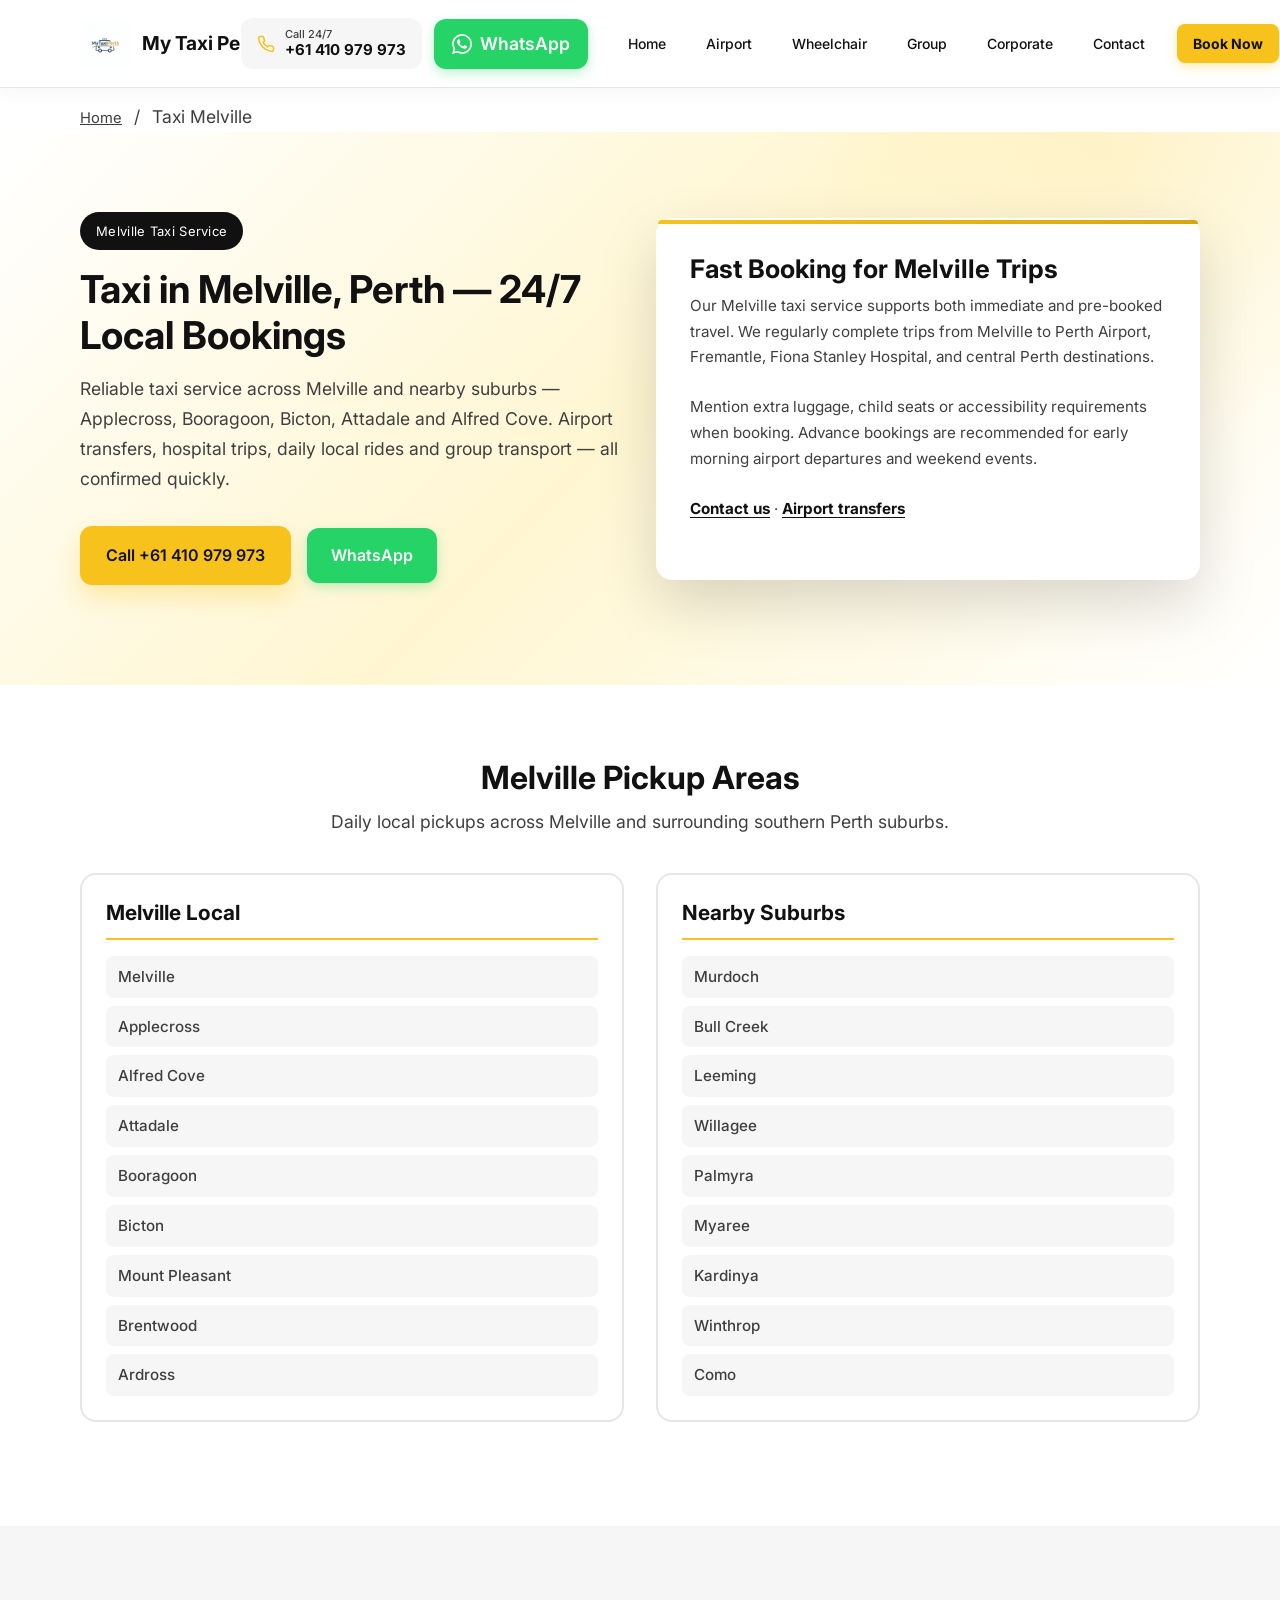
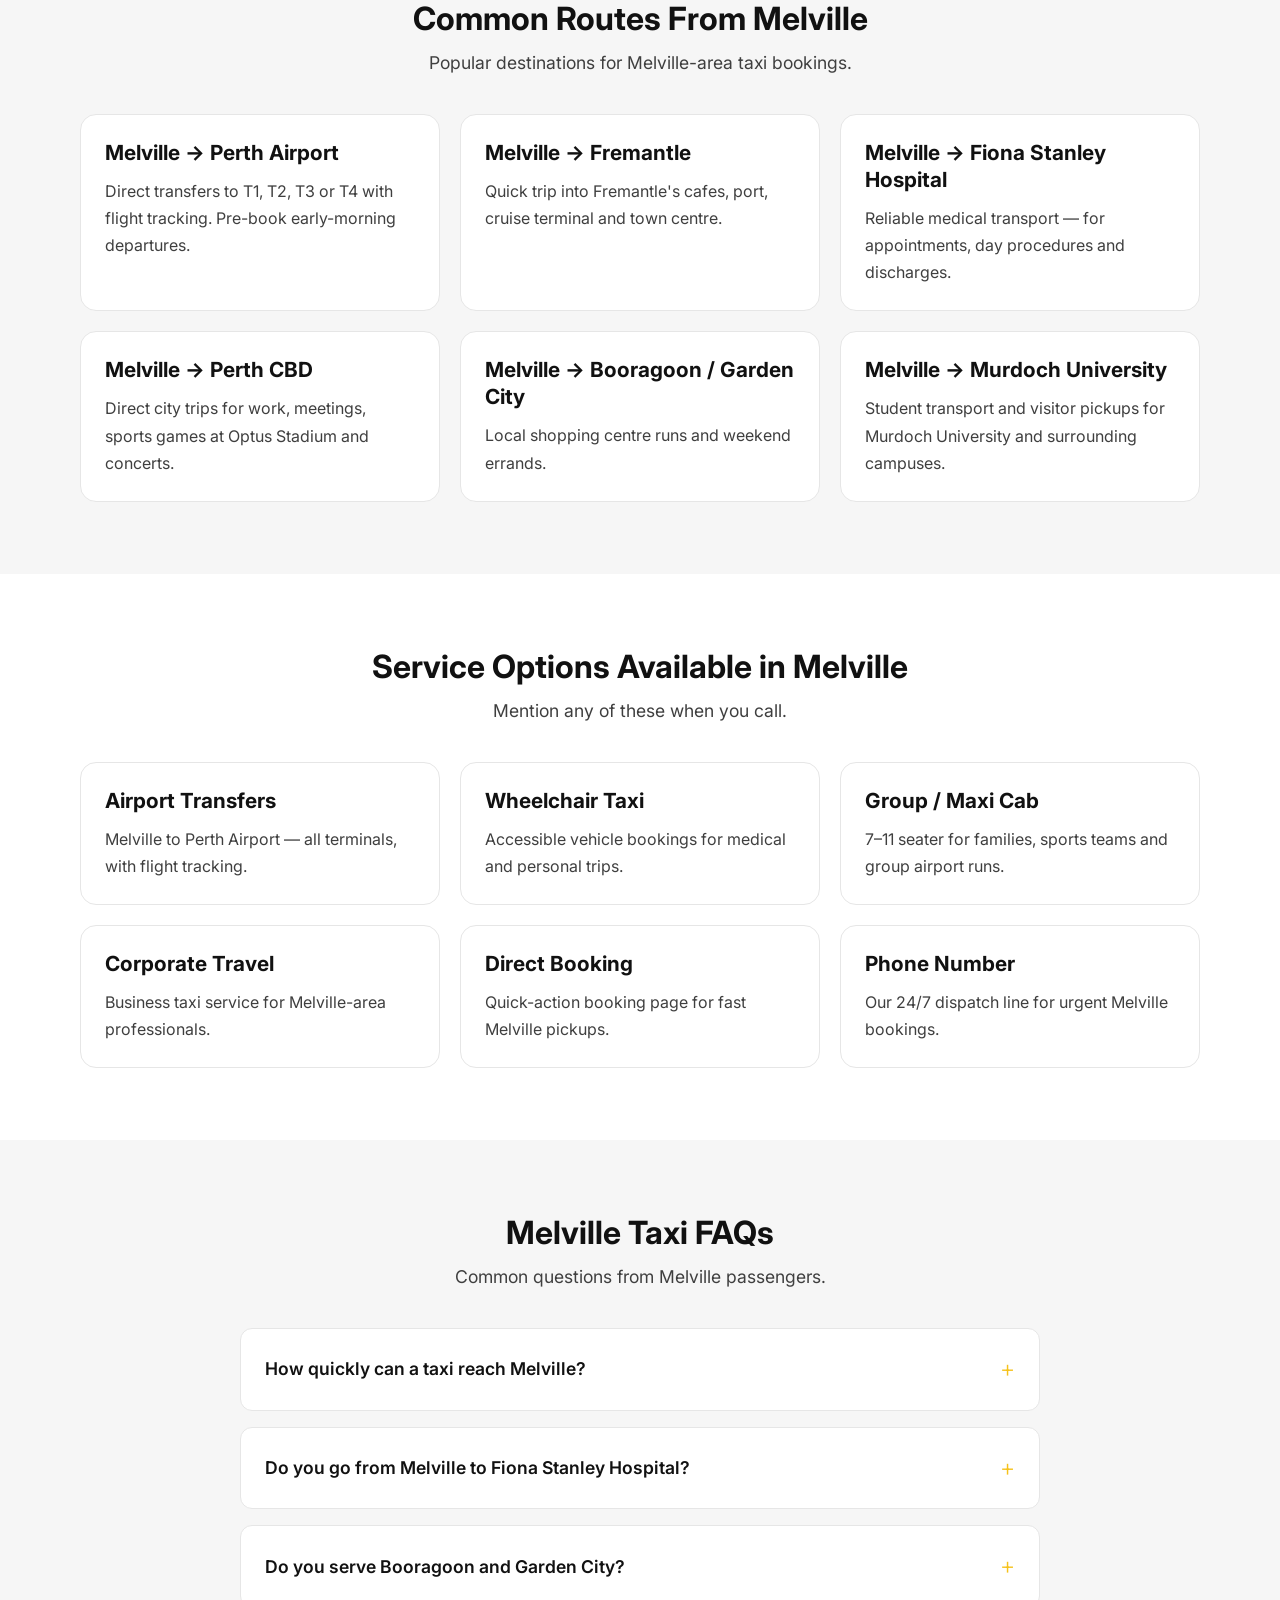
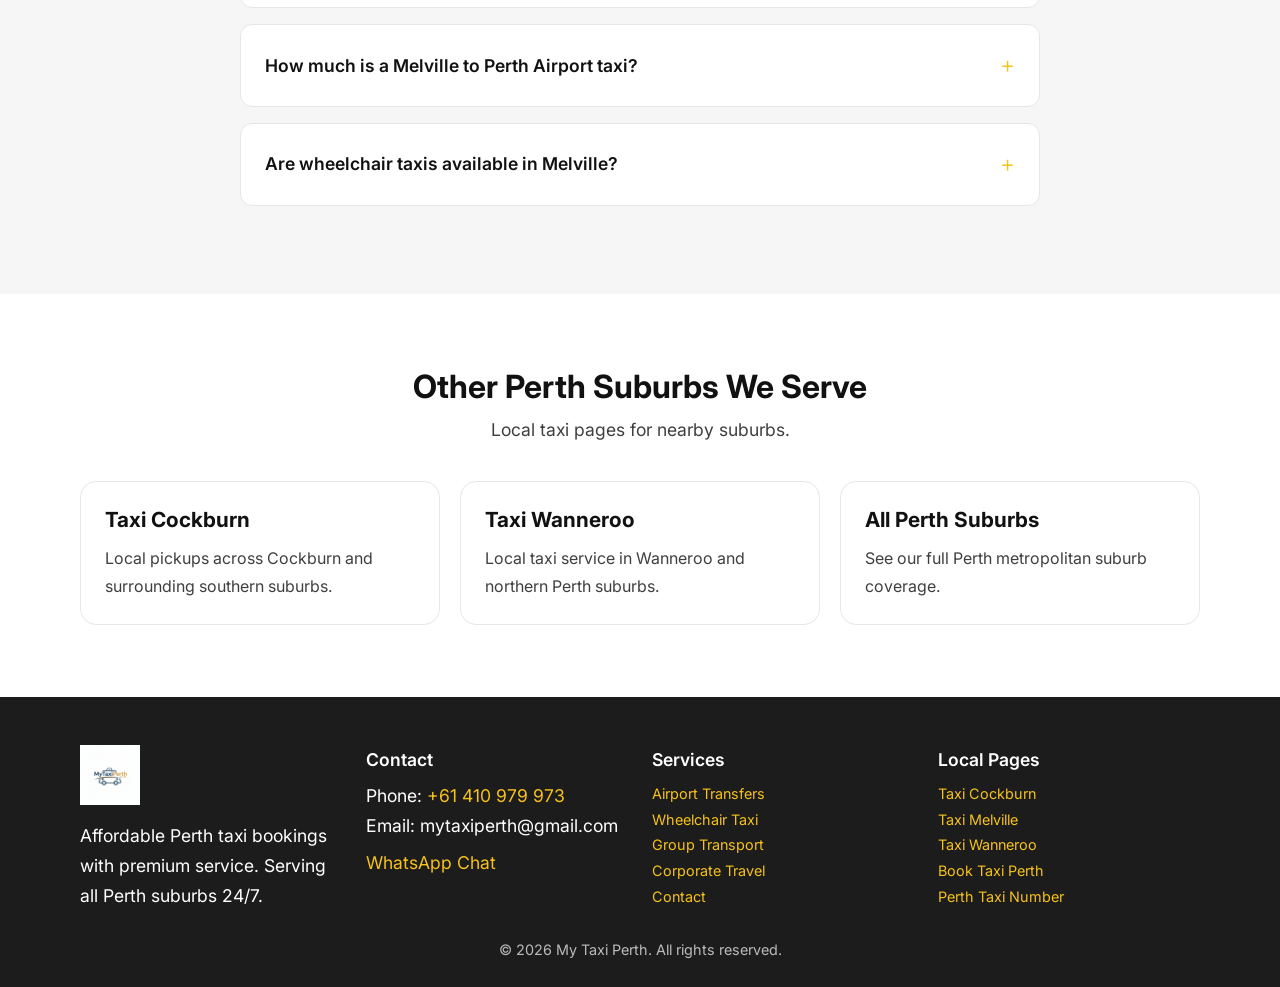
<file: taxi-melville.html>
<!doctype html>
<html lang="en">
  <head>
    <!-- Google tag (gtag.js) -->
    <script async src="https://www.googletagmanager.com/gtag/js?id=G-NSSZR13VDL"></script>
    <script>
      window.dataLayer = window.dataLayer || [];
      function gtag(){dataLayer.push(arguments);}
      gtag('js', new Date());
      gtag('config', 'G-NSSZR13VDL');
    </script>

    <meta charset="UTF-8" />
    <meta name="viewport" content="width=device-width, initial-scale=1" />
    <title>Taxi Melville | 24/7 Melville Taxi Service Perth</title>
    <meta name="description" content="Need a taxi in Melville, Perth? 24/7 local rides, airport transfers, and group transport across Melville, Applecross, Booragoon, Bicton and surrounding suburbs. Call +61 410 979 973." />
    <meta name="robots" content="index,follow" />
    <link rel="canonical" href="https://www.mytaxiperth.au/taxi-melville.html" />

    <meta property="og:type" content="website" />
    <meta property="og:url" content="https://www.mytaxiperth.au/taxi-melville.html" />
    <meta property="og:title" content="Taxi Melville | 24/7 Melville Taxi Service Perth" />
    <meta property="og:description" content="24/7 taxi service across Melville and surrounding southern Perth suburbs." />
    <meta property="og:image" content="https://www.mytaxiperth.au/images/mytaxiperth.png" />
    <meta property="og:locale" content="en_AU" />

    <link rel="icon" type="image/png" href="images/mytaxiperth.png" />
    <link rel="apple-touch-icon" href="images/mytaxiperth.png" />
    <link rel="stylesheet" href="styles.css" />

    <script type="application/ld+json">
    {
      "@context": "https://schema.org",
      "@type": "Service",
      "name": "Taxi Melville",
      "serviceType": "Local Taxi Service",
      "provider": {
        "@type": "TaxiService",
        "name": "My Taxi Perth",
        "telephone": "+61410979973",
        "url": "https://www.mytaxiperth.au"
      },
      "areaServed": [
        {"@type": "City", "name": "Melville"},
        {"@type": "City", "name": "Applecross"},
        {"@type": "City", "name": "Booragoon"},
        {"@type": "City", "name": "Bicton"},
        {"@type": "City", "name": "Attadale"},
        {"@type": "City", "name": "Alfred Cove"}
      ]
    }
    </script>
    <script type="application/ld+json">
    {
      "@context": "https://schema.org",
      "@type": "BreadcrumbList",
      "itemListElement": [
        {"@type": "ListItem", "position": 1, "name": "Home", "item": "https://www.mytaxiperth.au/"},
        {"@type": "ListItem", "position": 2, "name": "Taxi Melville", "item": "https://www.mytaxiperth.au/taxi-melville.html"}
      ]
    }
    </script>
    <script type="application/ld+json">
    {
      "@context": "https://schema.org",
      "@type": "FAQPage",
      "mainEntity": [
        {"@type": "Question", "name": "How quickly can a taxi reach Melville?", "acceptedAnswer": {"@type": "Answer", "text": "On-demand pickups in Melville typically arrive within minutes. For early morning airport runs and pre-booked trips, contact us in advance to lock in your preferred time."}},
        {"@type": "Question", "name": "Do you go from Melville to Fiona Stanley Hospital?", "acceptedAnswer": {"@type": "Answer", "text": "Yes. We do regular trips between Melville-area suburbs and Fiona Stanley Hospital, Murdoch University and St John of God Murdoch."}},
        {"@type": "Question", "name": "Do you serve Booragoon and Garden City?", "acceptedAnswer": {"@type": "Answer", "text": "Yes. Booragoon, Garden City Shopping Centre and surrounding Melville-area suburbs are part of our daily coverage."}}
      ]
    }
    </script>
  </head>
  <body>
    <header class="site-header">
      <div class="container header-inner">
        <a class="logo" href="index.html" aria-label="My Taxi Perth Home">
          <img src="images/mytaxiperth.png" alt="My Taxi Perth Logo" class="logo-img" />
          <span class="logo-text">My Taxi Perth</span>
        </a>
        <div class="header-actions">
          <a class="header-phone" href="tel:+61410979973" data-track-action="phone_click">
            <svg class="phone-icon" width="18" height="18" viewBox="0 0 24 24" fill="none" stroke="currentColor" stroke-width="2"><path d="M22 16.92v3a2 2 0 0 1-2.18 2 19.79 19.79 0 0 1-8.63-3.07 19.5 19.5 0 0 1-6-6 19.79 19.79 0 0 1-3.07-8.67A2 2 0 0 1 4.11 2h3a2 2 0 0 1 2 1.72 12.84 12.84 0 0 0 .7 2.81 2 2 0 0 1-.45 2.11L8.09 9.91a16 16 0 0 0 6 6l1.27-1.27a2 2 0 0 1 2.11-.45 12.84 12.84 0 0 0 2.81.7A2 2 0 0 1 22 16.92z"></path></svg>
            <div class="phone-info">
              <span class="phone-label">Call 24/7</span>
              <span class="phone-number">+61 410 979 973</span>
            </div>
          </a>
          <a class="whatsapp-btn" href="https://wa.me/61410979973?text=Hi%20I%20need%20a%20taxi%20in%20Melville." target="_blank" rel="noopener noreferrer" aria-label="Chat on WhatsApp" data-track-action="whatsapp_click">
            <svg width="20" height="20" viewBox="0 0 24 24" fill="currentColor"><path d="M17.472 14.382c-.297-.149-1.758-.867-2.03-.967-.273-.099-.471-.148-.67.15-.197.297-.767.966-.94 1.164-.173.199-.347.223-.644.075-.297-.15-1.255-.463-2.39-1.475-.883-.788-1.48-1.761-1.653-2.059-.173-.297-.018-.458.13-.606.134-.133.298-.347.446-.52.149-.174.198-.298.298-.497.099-.198.05-.371-.025-.52-.075-.149-.669-1.612-.916-2.207-.242-.579-.487-.5-.669-.51-.173-.008-.371-.01-.57-.01-.198 0-.52.074-.792.372-.272.297-1.04 1.016-1.04 2.479 0 1.462 1.065 2.875 1.213 3.074.149.198 2.096 3.2 5.077 4.487.709.306 1.262.489 1.694.625.712.227 1.36.195 1.871.118.571-.085 1.758-.719 2.006-1.413.248-.694.248-1.289.173-1.413-.074-.124-.272-.198-.57-.347m-5.421 7.403h-.004a9.87 9.87 0 01-5.031-1.378l-.361-.214-3.741.982.998-3.648-.235-.374a9.86 9.86 0 01-1.51-5.26c.001-5.45 4.436-9.884 9.888-9.884 2.64 0 5.122 1.03 6.988 2.898a9.825 9.825 0 012.893 6.994c-.003 5.45-4.437 9.884-9.885 9.884m8.413-18.297A11.815 11.815 0 0012.05 0C5.495 0 .16 5.335.157 11.892c0 2.096.547 4.142 1.588 5.945L.057 24l6.305-1.654a11.882 11.882 0 005.683 1.448h.005c6.554 0 11.89-5.335 11.893-11.893a11.821 11.821 0 00-3.48-8.413Z"/></svg>
            <span>WhatsApp</span>
          </a>
        </div>
        <button class="nav-toggle" aria-label="Open navigation"><span></span><span></span><span></span></button>
        <nav class="site-nav">
          <a href="index.html">Home</a>
          <a href="airport-transfers.html">Airport</a>
          <a href="wheelchair-taxi.html">Wheelchair</a>
          <a href="group-transport.html">Group</a>
          <a href="corporate-travel.html">Corporate</a>
          <a href="contact.html">Contact</a>
          <a class="nav-cta" href="tel:+61410979973" data-track-action="phone_click">Book Now</a>
        </nav>
      </div>
    </header>

    <main id="main-content">
      <nav class="seo-breadcrumb" aria-label="Breadcrumb">
        <div class="container">
          <a href="index.html">Home</a> <span aria-hidden="true">/</span> <span>Taxi Melville</span>
        </div>
      </nav>

      <section class="hero">
        <div class="container hero-grid">
          <div class="hero-copy">
            <p class="hero-pill">Melville Taxi Service</p>
            <h1>Taxi in Melville, Perth — 24/7 Local Bookings</h1>
            <p class="hero-subtitle">Reliable taxi service across Melville and nearby suburbs — Applecross, Booragoon, Bicton, Attadale and Alfred Cove. Airport transfers, hospital trips, daily local rides and group transport — all confirmed quickly.</p>
            <div class="hero-actions">
              <a class="btn primary" href="tel:+61410979973" data-track-action="phone_click">Call +61 410 979 973</a>
              <a class="btn whatsapp" href="https://wa.me/61410979973?text=Hi%20I%20need%20a%20taxi%20in%20Melville." target="_blank" rel="noopener noreferrer" data-track-action="whatsapp_click">WhatsApp</a>
            </div>
          </div>
          <div class="hero-card">
            <h2>Fast Booking for Melville Trips</h2>
            <p>Our Melville taxi service supports both immediate and pre-booked travel. We regularly complete trips from Melville to Perth Airport, Fremantle, Fiona Stanley Hospital, and central Perth destinations.</p>
            <p>Mention extra luggage, child seats or accessibility requirements when booking. Advance bookings are recommended for early morning airport departures and weekend events.</p>
            <p><a class="service-link" href="contact.html">Contact us</a> · <a class="service-link" href="airport-transfers.html">Airport transfers</a></p>
          </div>
        </div>
      </section>

      <section class="section" id="areas-served">
        <div class="container">
          <div class="section-header">
            <h2>Melville Pickup Areas</h2>
            <p>Daily local pickups across Melville and surrounding southern Perth suburbs.</p>
          </div>
          <div class="suburbs-grid">
            <div class="suburb-category">
              <h3>Melville Local</h3>
              <ul class="suburb-list">
                <li>Melville</li>
                <li>Applecross</li>
                <li>Alfred Cove</li>
                <li>Attadale</li>
                <li>Booragoon</li>
                <li>Bicton</li>
                <li>Mount Pleasant</li>
                <li>Brentwood</li>
                <li>Ardross</li>
              </ul>
            </div>
            <div class="suburb-category">
              <h3>Nearby Suburbs</h3>
              <ul class="suburb-list">
                <li>Murdoch</li>
                <li>Bull Creek</li>
                <li>Leeming</li>
                <li>Willagee</li>
                <li>Palmyra</li>
                <li>Myaree</li>
                <li>Kardinya</li>
                <li>Winthrop</li>
                <li>Como</li>
              </ul>
            </div>
          </div>
        </div>
      </section>

      <section class="section alt" id="routes">
        <div class="container">
          <div class="section-header">
            <h2>Common Routes From Melville</h2>
            <p>Popular destinations for Melville-area taxi bookings.</p>
          </div>
          <div class="grid three">
            <article class="card"><h3>Melville → Perth Airport</h3><p>Direct transfers to T1, T2, T3 or T4 with flight tracking. Pre-book early-morning departures.</p></article>
            <article class="card"><h3>Melville → Fremantle</h3><p>Quick trip into Fremantle's cafes, port, cruise terminal and town centre.</p></article>
            <article class="card"><h3>Melville → Fiona Stanley Hospital</h3><p>Reliable medical transport — for appointments, day procedures and discharges.</p></article>
            <article class="card"><h3>Melville → Perth CBD</h3><p>Direct city trips for work, meetings, sports games at Optus Stadium and concerts.</p></article>
            <article class="card"><h3>Melville → Booragoon / Garden City</h3><p>Local shopping centre runs and weekend errands.</p></article>
            <article class="card"><h3>Melville → Murdoch University</h3><p>Student transport and visitor pickups for Murdoch University and surrounding campuses.</p></article>
          </div>
        </div>
      </section>

      <section class="section" id="services">
        <div class="container">
          <div class="section-header">
            <h2>Service Options Available in Melville</h2>
            <p>Mention any of these when you call.</p>
          </div>
          <div class="grid three">
            <a class="card service-link-card" href="airport-transfers.html"><h3>Airport Transfers</h3><p>Melville to Perth Airport — all terminals, with flight tracking.</p></a>
            <a class="card service-link-card" href="wheelchair-taxi.html"><h3>Wheelchair Taxi</h3><p>Accessible vehicle bookings for medical and personal trips.</p></a>
            <a class="card service-link-card" href="group-transport.html"><h3>Group / Maxi Cab</h3><p>7–11 seater for families, sports teams and group airport runs.</p></a>
            <a class="card service-link-card" href="corporate-travel.html"><h3>Corporate Travel</h3><p>Business taxi service for Melville-area professionals.</p></a>
            <a class="card service-link-card" href="book-taxi-perth.html"><h3>Direct Booking</h3><p>Quick-action booking page for fast Melville pickups.</p></a>
            <a class="card service-link-card" href="taxi-perth-phone-number.html"><h3>Phone Number</h3><p>Our 24/7 dispatch line for urgent Melville bookings.</p></a>
          </div>
        </div>
      </section>

      <section class="section alt" id="faq">
        <div class="container">
          <div class="section-header">
            <h2>Melville Taxi FAQs</h2>
            <p>Common questions from Melville passengers.</p>
          </div>
          <div class="faq-container">
            <details class="faq-item"><summary>How quickly can a taxi reach Melville?</summary><p>On-demand pickups in Melville typically arrive within minutes. For early morning airport runs and pre-booked trips, contact us in advance to lock in your preferred time.</p></details>
            <details class="faq-item"><summary>Do you go from Melville to Fiona Stanley Hospital?</summary><p>Yes. We do regular trips between Melville-area suburbs and Fiona Stanley Hospital, Murdoch University and St John of God Murdoch.</p></details>
            <details class="faq-item"><summary>Do you serve Booragoon and Garden City?</summary><p>Yes. Booragoon, Garden City Shopping Centre and surrounding Melville-area suburbs are part of our daily coverage.</p></details>
            <details class="faq-item"><summary>How much is a Melville to Perth Airport taxi?</summary><p>Fares follow standard Perth taxi rates based on distance and time. We can give an upfront estimate before booking — call +61 410 979 973.</p></details>
            <details class="faq-item"><summary>Are wheelchair taxis available in Melville?</summary><p>Yes. Wheelchair accessible vehicles can be booked from Melville with trained drivers and TUSS voucher support where eligible.</p></details>
          </div>
        </div>
      </section>

      <section class="section" id="other-suburbs">
        <div class="container">
          <div class="section-header">
            <h2>Other Perth Suburbs We Serve</h2>
            <p>Local taxi pages for nearby suburbs.</p>
          </div>
          <div class="grid three">
            <a class="card service-link-card" href="taxi-cockburn.html"><h3>Taxi Cockburn</h3><p>Local pickups across Cockburn and surrounding southern suburbs.</p></a>
            <a class="card service-link-card" href="taxi-wanneroo.html"><h3>Taxi Wanneroo</h3><p>Local taxi service in Wanneroo and northern Perth suburbs.</p></a>
            <a class="card service-link-card" href="contact.html"><h3>All Perth Suburbs</h3><p>See our full Perth metropolitan suburb coverage.</p></a>
          </div>
        </div>
      </section>
    </main>

    <footer class="site-footer">
      <div class="container footer-grid">
        <div>
          <img src="images/mytaxiperth.png" alt="My Taxi Perth Logo" class="footer-logo" />
          <p>Affordable Perth taxi bookings with premium service. Serving all Perth suburbs 24/7.</p>
        </div>
        <div>
          <p class="footer-heading">Contact</p>
          <p>Phone: <a href="tel:+61410979973">+61 410 979 973</a></p>
          <p>Email: mytaxiperth@gmail.com</p>
          <p><a class="footer-whatsapp" href="https://wa.me/61410979973?text=Hi%20My%20Taxi%20Perth%2C%20I%20need%20a%20taxi." target="_blank" rel="noopener noreferrer" data-track-action="whatsapp_click">WhatsApp Chat</a></p>
        </div>
        <div>
          <p class="footer-heading">Services</p>
          <p style="font-size: 0.9rem; line-height: 1.8;">
            <a href="airport-transfers.html">Airport Transfers</a><br />
            <a href="wheelchair-taxi.html">Wheelchair Taxi</a><br />
            <a href="group-transport.html">Group Transport</a><br />
            <a href="corporate-travel.html">Corporate Travel</a><br />
            <a href="contact.html">Contact</a>
          </p>
        </div>
        <div>
          <p class="footer-heading">Local Pages</p>
          <p style="font-size: 0.9rem; line-height: 1.8;">
            <a href="taxi-cockburn.html">Taxi Cockburn</a><br />
            <a href="taxi-melville.html">Taxi Melville</a><br />
            <a href="taxi-wanneroo.html">Taxi Wanneroo</a><br />
            <a href="book-taxi-perth.html">Book Taxi Perth</a><br />
            <a href="taxi-perth-phone-number.html">Perth Taxi Number</a>
          </p>
        </div>
      </div>
      <p class="footer-bottom">© 2026 My Taxi Perth. All rights reserved.</p>
    </footer>

    <div class="mobile-sticky-cta" role="region" aria-label="Quick contact actions">
      <a class="sticky-call" href="tel:+61410979973" data-track-action="phone_click">Call Now</a>
      <a class="sticky-whatsapp" href="https://wa.me/61410979973?text=Hi%20I%20need%20a%20taxi%20in%20Melville." target="_blank" rel="noopener noreferrer" data-track-action="whatsapp_click">WhatsApp</a>
    </div>
    <script src="script.js"></script>
  </body>
</html>
</file>
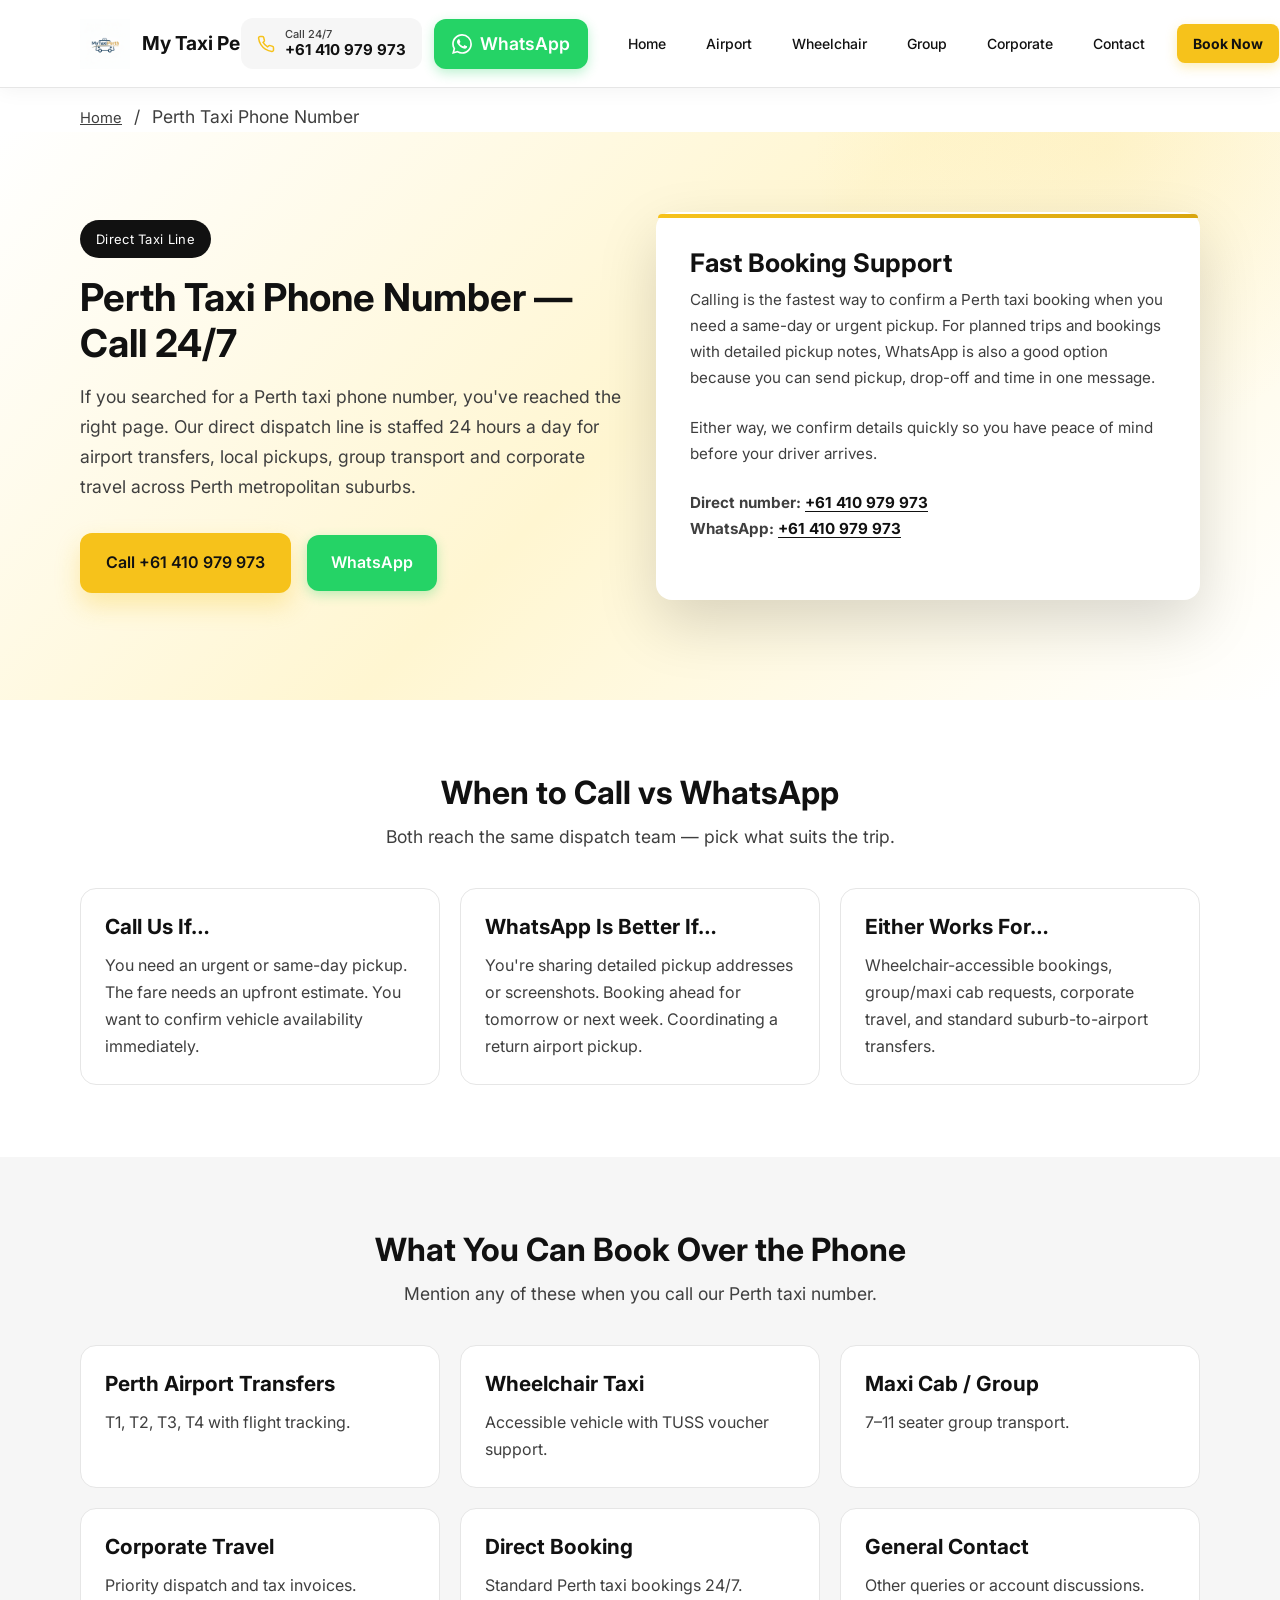
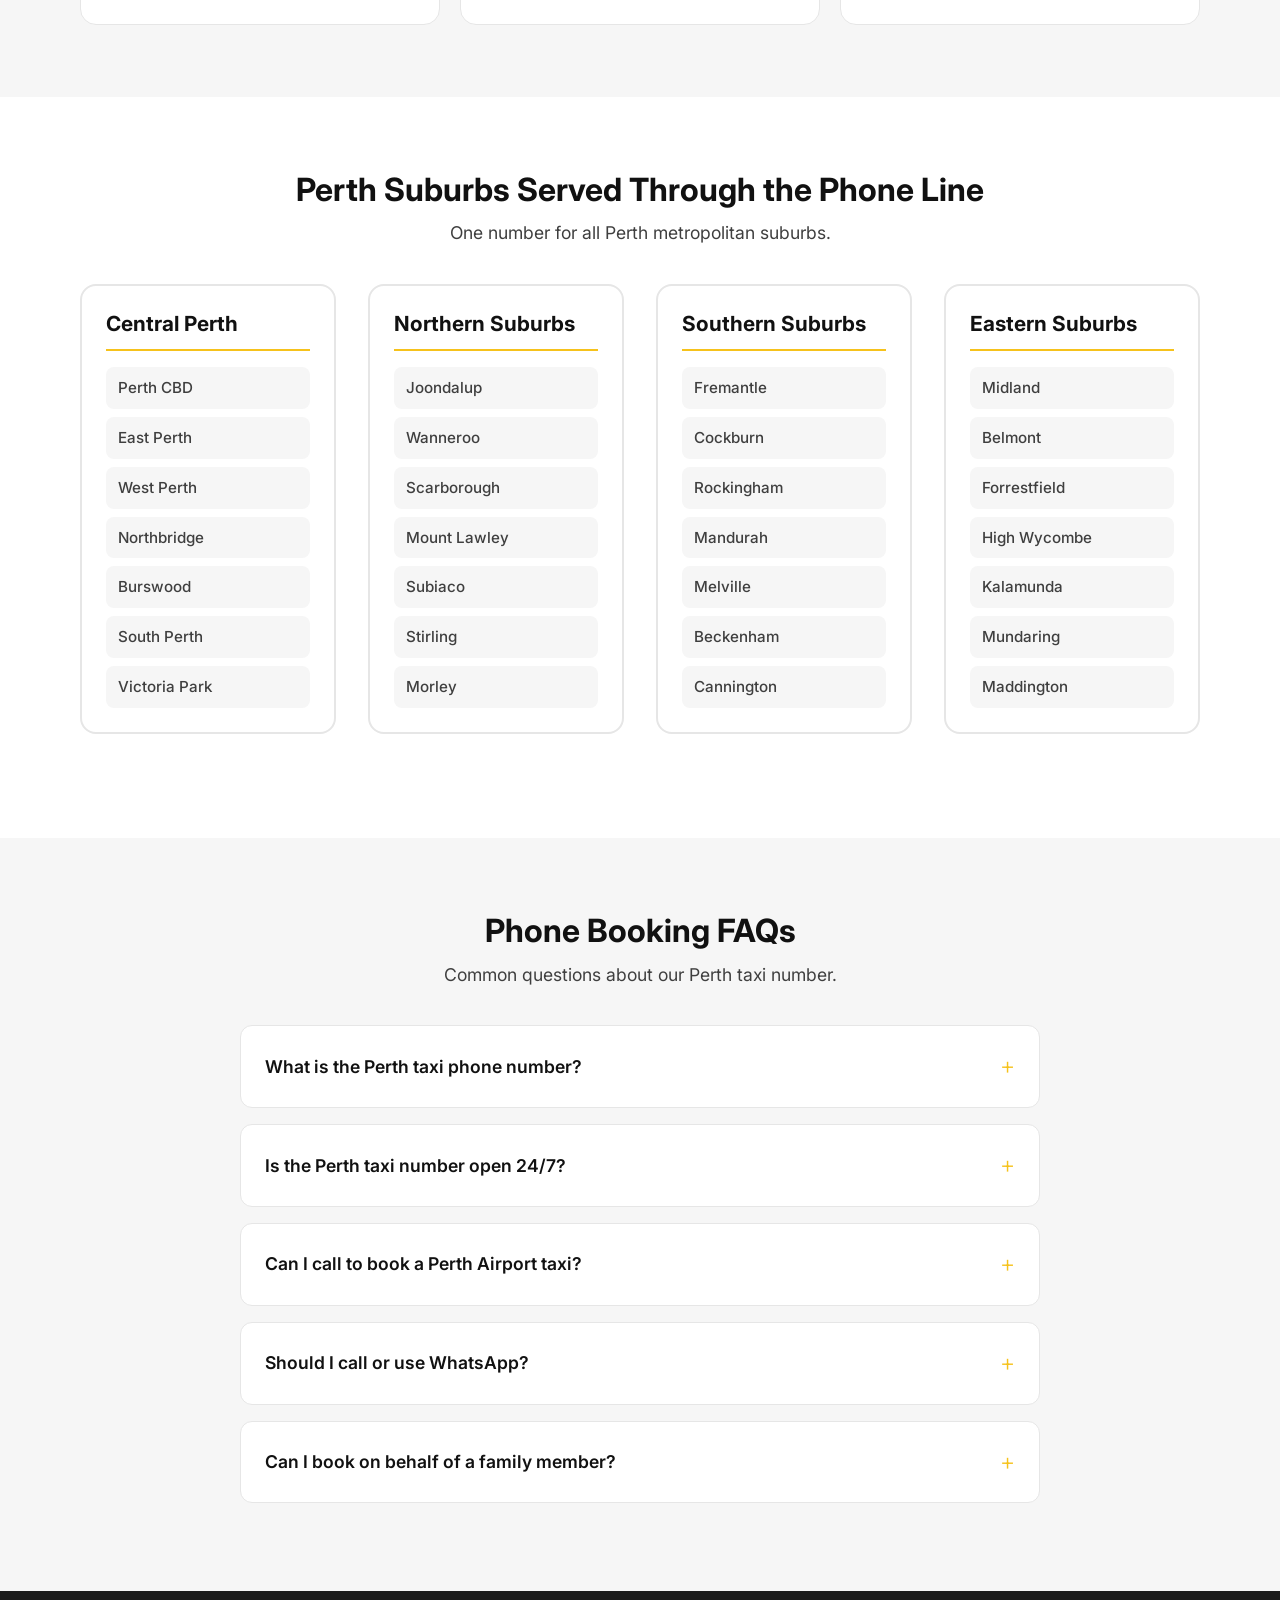
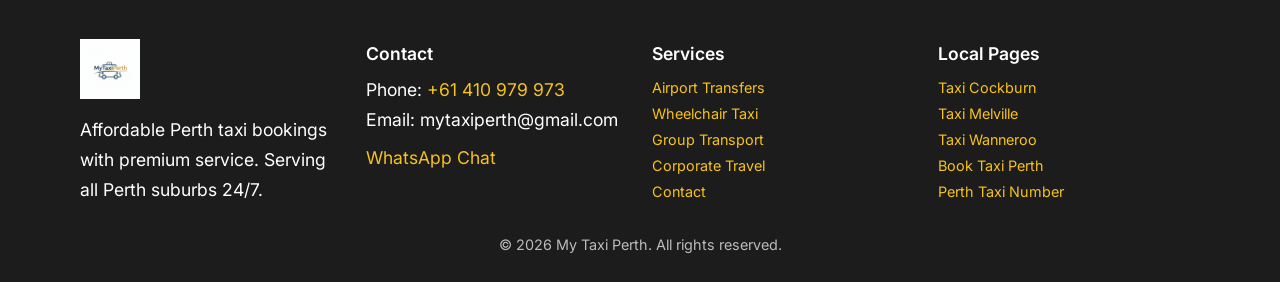
<file: taxi-perth-phone-number.html>
<!doctype html>
<html lang="en">
  <head>
    <!-- Google tag (gtag.js) -->
    <script async src="https://www.googletagmanager.com/gtag/js?id=G-NSSZR13VDL"></script>
    <script>
      window.dataLayer = window.dataLayer || [];
      function gtag(){dataLayer.push(arguments);}
      gtag('js', new Date());
      gtag('config', 'G-NSSZR13VDL');
    </script>

    <meta charset="UTF-8" />
    <meta name="viewport" content="width=device-width, initial-scale=1" />
    <title>Perth Taxi Phone Number | Call +61 410 979 973 — 24/7 Dispatch</title>
    <meta name="description" content="Looking for a Perth taxi number? Call +61 410 979 973 for 24/7 taxi booking — airport transfers, local rides, group transport and accessible taxis across Perth metro." />
    <meta name="robots" content="index,follow" />
    <link rel="canonical" href="https://www.mytaxiperth.au/taxi-perth-phone-number.html" />

    <meta property="og:type" content="website" />
    <meta property="og:url" content="https://www.mytaxiperth.au/taxi-perth-phone-number.html" />
    <meta property="og:title" content="Perth Taxi Phone Number | Call +61 410 979 973" />
    <meta property="og:description" content="Direct Perth taxi number — 24/7 dispatch for airport, local and group bookings." />
    <meta property="og:image" content="https://www.mytaxiperth.au/images/mytaxiperth.png" />
    <meta property="og:locale" content="en_AU" />

    <link rel="icon" type="image/png" href="images/mytaxiperth.png" />
    <link rel="apple-touch-icon" href="images/mytaxiperth.png" />
    <link rel="stylesheet" href="styles.css" />

    <script type="application/ld+json">
    {
      "@context": "https://schema.org",
      "@type": "Service",
      "name": "Perth Taxi Phone Number",
      "serviceType": "Taxi Booking by Phone",
      "provider": {
        "@type": "TaxiService",
        "name": "My Taxi Perth",
        "telephone": "+61410979973",
        "url": "https://www.mytaxiperth.au"
      },
      "areaServed": {
        "@type": "AdministrativeArea",
        "name": "Perth Metropolitan Area"
      }
    }
    </script>
    <script type="application/ld+json">
    {
      "@context": "https://schema.org",
      "@type": "BreadcrumbList",
      "itemListElement": [
        {"@type": "ListItem", "position": 1, "name": "Home", "item": "https://www.mytaxiperth.au/"},
        {"@type": "ListItem", "position": 2, "name": "Perth Taxi Phone Number", "item": "https://www.mytaxiperth.au/taxi-perth-phone-number.html"}
      ]
    }
    </script>
    <script type="application/ld+json">
    {
      "@context": "https://schema.org",
      "@type": "FAQPage",
      "mainEntity": [
        {"@type": "Question", "name": "What is the Perth taxi phone number?", "acceptedAnswer": {"@type": "Answer", "text": "Our Perth taxi phone number is +61 410 979 973. The line is staffed 24/7 for bookings, quotes and pickup confirmation."}},
        {"@type": "Question", "name": "Is the Perth taxi number open 24/7?", "acceptedAnswer": {"@type": "Answer", "text": "Yes. We answer the dispatch line 24 hours a day, 7 days a week, including weekends and public holidays."}},
        {"@type": "Question", "name": "Can I call to book a Perth Airport taxi?", "acceptedAnswer": {"@type": "Answer", "text": "Yes. Call +61 410 979 973 to book a Perth Airport transfer to or from any terminal — T1, T2, T3 or T4."}},
        {"@type": "Question", "name": "Should I call or use WhatsApp?", "acceptedAnswer": {"@type": "Answer", "text": "Calling is fastest for urgent pickups. WhatsApp is useful for planned trips because you can include pickup, drop-off and time in one message."}}
      ]
    }
    </script>
  </head>
  <body>
    <header class="site-header">
      <div class="container header-inner">
        <a class="logo" href="index.html" aria-label="My Taxi Perth Home">
          <img src="images/mytaxiperth.png" alt="My Taxi Perth Logo" class="logo-img" />
          <span class="logo-text">My Taxi Perth</span>
        </a>
        <div class="header-actions">
          <a class="header-phone" href="tel:+61410979973" data-track-action="phone_click">
            <svg class="phone-icon" width="18" height="18" viewBox="0 0 24 24" fill="none" stroke="currentColor" stroke-width="2"><path d="M22 16.92v3a2 2 0 0 1-2.18 2 19.79 19.79 0 0 1-8.63-3.07 19.5 19.5 0 0 1-6-6 19.79 19.79 0 0 1-3.07-8.67A2 2 0 0 1 4.11 2h3a2 2 0 0 1 2 1.72 12.84 12.84 0 0 0 .7 2.81 2 2 0 0 1-.45 2.11L8.09 9.91a16 16 0 0 0 6 6l1.27-1.27a2 2 0 0 1 2.11-.45 12.84 12.84 0 0 0 2.81.7A2 2 0 0 1 22 16.92z"></path></svg>
            <div class="phone-info">
              <span class="phone-label">Call 24/7</span>
              <span class="phone-number">+61 410 979 973</span>
            </div>
          </a>
          <a class="whatsapp-btn" href="https://wa.me/61410979973?text=Hi%20I%20need%20a%20taxi%20in%20Perth." target="_blank" rel="noopener noreferrer" aria-label="Chat on WhatsApp" data-track-action="whatsapp_click">
            <svg width="20" height="20" viewBox="0 0 24 24" fill="currentColor"><path d="M17.472 14.382c-.297-.149-1.758-.867-2.03-.967-.273-.099-.471-.148-.67.15-.197.297-.767.966-.94 1.164-.173.199-.347.223-.644.075-.297-.15-1.255-.463-2.39-1.475-.883-.788-1.48-1.761-1.653-2.059-.173-.297-.018-.458.13-.606.134-.133.298-.347.446-.52.149-.174.198-.298.298-.497.099-.198.05-.371-.025-.52-.075-.149-.669-1.612-.916-2.207-.242-.579-.487-.5-.669-.51-.173-.008-.371-.01-.57-.01-.198 0-.52.074-.792.372-.272.297-1.04 1.016-1.04 2.479 0 1.462 1.065 2.875 1.213 3.074.149.198 2.096 3.2 5.077 4.487.709.306 1.262.489 1.694.625.712.227 1.36.195 1.871.118.571-.085 1.758-.719 2.006-1.413.248-.694.248-1.289.173-1.413-.074-.124-.272-.198-.57-.347m-5.421 7.403h-.004a9.87 9.87 0 01-5.031-1.378l-.361-.214-3.741.982.998-3.648-.235-.374a9.86 9.86 0 01-1.51-5.26c.001-5.45 4.436-9.884 9.888-9.884 2.64 0 5.122 1.03 6.988 2.898a9.825 9.825 0 012.893 6.994c-.003 5.45-4.437 9.884-9.885 9.884m8.413-18.297A11.815 11.815 0 0012.05 0C5.495 0 .16 5.335.157 11.892c0 2.096.547 4.142 1.588 5.945L.057 24l6.305-1.654a11.882 11.882 0 005.683 1.448h.005c6.554 0 11.89-5.335 11.893-11.893a11.821 11.821 0 00-3.48-8.413Z"/></svg>
            <span>WhatsApp</span>
          </a>
        </div>
        <button class="nav-toggle" aria-label="Open navigation"><span></span><span></span><span></span></button>
        <nav class="site-nav">
          <a href="index.html">Home</a>
          <a href="airport-transfers.html">Airport</a>
          <a href="wheelchair-taxi.html">Wheelchair</a>
          <a href="group-transport.html">Group</a>
          <a href="corporate-travel.html">Corporate</a>
          <a href="contact.html">Contact</a>
          <a class="nav-cta" href="tel:+61410979973" data-track-action="phone_click">Book Now</a>
        </nav>
      </div>
    </header>

    <main id="main-content">
      <nav class="seo-breadcrumb" aria-label="Breadcrumb">
        <div class="container">
          <a href="index.html">Home</a> <span aria-hidden="true">/</span> <span>Perth Taxi Phone Number</span>
        </div>
      </nav>

      <section class="hero">
        <div class="container hero-grid">
          <div class="hero-copy">
            <p class="hero-pill">Direct Taxi Line</p>
            <h1>Perth Taxi Phone Number — Call 24/7</h1>
            <p class="hero-subtitle">If you searched for a Perth taxi phone number, you've reached the right page. Our direct dispatch line is staffed 24 hours a day for airport transfers, local pickups, group transport and corporate travel across Perth metropolitan suburbs.</p>
            <div class="hero-actions">
              <a class="btn primary" href="tel:+61410979973" data-track-action="phone_click">Call +61 410 979 973</a>
              <a class="btn whatsapp" href="https://wa.me/61410979973?text=Hi%20I%20need%20a%20taxi%20in%20Perth." target="_blank" rel="noopener noreferrer" data-track-action="whatsapp_click">WhatsApp</a>
            </div>
          </div>
          <div class="hero-card">
            <h2>Fast Booking Support</h2>
            <p>Calling is the fastest way to confirm a Perth taxi booking when you need a same-day or urgent pickup. For planned trips and bookings with detailed pickup notes, WhatsApp is also a good option because you can send pickup, drop-off and time in one message.</p>
            <p>Either way, we confirm details quickly so you have peace of mind before your driver arrives.</p>
            <p><strong>Direct number:</strong> <a class="service-link" href="tel:+61410979973">+61 410 979 973</a><br />
            <strong>WhatsApp:</strong> <a class="service-link" href="https://wa.me/61410979973?text=Hi%20I%20need%20a%20taxi%20in%20Perth." target="_blank" rel="noopener noreferrer">+61 410 979 973</a></p>
          </div>
        </div>
      </section>

      <section class="section" id="when-to-call">
        <div class="container">
          <div class="section-header">
            <h2>When to Call vs WhatsApp</h2>
            <p>Both reach the same dispatch team — pick what suits the trip.</p>
          </div>
          <div class="grid three">
            <article class="card"><h3>Call Us If…</h3><p>You need an urgent or same-day pickup. The fare needs an upfront estimate. You want to confirm vehicle availability immediately.</p></article>
            <article class="card"><h3>WhatsApp Is Better If…</h3><p>You're sharing detailed pickup addresses or screenshots. Booking ahead for tomorrow or next week. Coordinating a return airport pickup.</p></article>
            <article class="card"><h3>Either Works For…</h3><p>Wheelchair-accessible bookings, group/maxi cab requests, corporate travel, and standard suburb-to-airport transfers.</p></article>
          </div>
        </div>
      </section>

      <section class="section alt" id="bookable">
        <div class="container">
          <div class="section-header">
            <h2>What You Can Book Over the Phone</h2>
            <p>Mention any of these when you call our Perth taxi number.</p>
          </div>
          <div class="grid three">
            <a class="card service-link-card" href="airport-transfers.html"><h3>Perth Airport Transfers</h3><p>T1, T2, T3, T4 with flight tracking.</p></a>
            <a class="card service-link-card" href="wheelchair-taxi.html"><h3>Wheelchair Taxi</h3><p>Accessible vehicle with TUSS voucher support.</p></a>
            <a class="card service-link-card" href="group-transport.html"><h3>Maxi Cab / Group</h3><p>7–11 seater group transport.</p></a>
            <a class="card service-link-card" href="corporate-travel.html"><h3>Corporate Travel</h3><p>Priority dispatch and tax invoices.</p></a>
            <a class="card service-link-card" href="book-taxi-perth.html"><h3>Direct Booking</h3><p>Standard Perth taxi bookings 24/7.</p></a>
            <a class="card service-link-card" href="contact.html"><h3>General Contact</h3><p>Other queries or account discussions.</p></a>
          </div>
        </div>
      </section>

      <section class="section" id="suburbs">
        <div class="container">
          <div class="section-header">
            <h2>Perth Suburbs Served Through the Phone Line</h2>
            <p>One number for all Perth metropolitan suburbs.</p>
          </div>
          <div class="suburbs-grid">
            <div class="suburb-category"><h3>Central Perth</h3><ul class="suburb-list"><li>Perth CBD</li><li>East Perth</li><li>West Perth</li><li>Northbridge</li><li>Burswood</li><li>South Perth</li><li>Victoria Park</li></ul></div>
            <div class="suburb-category"><h3>Northern Suburbs</h3><ul class="suburb-list"><li>Joondalup</li><li>Wanneroo</li><li>Scarborough</li><li>Mount Lawley</li><li>Subiaco</li><li>Stirling</li><li>Morley</li></ul></div>
            <div class="suburb-category"><h3>Southern Suburbs</h3><ul class="suburb-list"><li>Fremantle</li><li>Cockburn</li><li>Rockingham</li><li>Mandurah</li><li>Melville</li><li>Beckenham</li><li>Cannington</li></ul></div>
            <div class="suburb-category"><h3>Eastern Suburbs</h3><ul class="suburb-list"><li>Midland</li><li>Belmont</li><li>Forrestfield</li><li>High Wycombe</li><li>Kalamunda</li><li>Mundaring</li><li>Maddington</li></ul></div>
          </div>
        </div>
      </section>

      <section class="section alt" id="faq">
        <div class="container">
          <div class="section-header">
            <h2>Phone Booking FAQs</h2>
            <p>Common questions about our Perth taxi number.</p>
          </div>
          <div class="faq-container">
            <details class="faq-item"><summary>What is the Perth taxi phone number?</summary><p>Our Perth taxi phone number is <strong>+61 410 979 973</strong>. The line is staffed 24/7 for bookings, quotes and pickup confirmation.</p></details>
            <details class="faq-item"><summary>Is the Perth taxi number open 24/7?</summary><p>Yes. We answer the line 24 hours a day, 7 days a week, including weekends and public holidays.</p></details>
            <details class="faq-item"><summary>Can I call to book a Perth Airport taxi?</summary><p>Yes. Call +61 410 979 973 for a Perth Airport transfer to or from any terminal — T1, T2, T3 or T4.</p></details>
            <details class="faq-item"><summary>Should I call or use WhatsApp?</summary><p>Calling is fastest for urgent pickups. WhatsApp is useful for planned trips because you can include pickup, drop-off and time in one message.</p></details>
            <details class="faq-item"><summary>Can I book on behalf of a family member?</summary><p>Yes. Share their name and phone number when booking so the driver can coordinate at pickup directly.</p></details>
          </div>
        </div>
      </section>
    </main>

    <footer class="site-footer">
      <div class="container footer-grid">
        <div>
          <img src="images/mytaxiperth.png" alt="My Taxi Perth Logo" class="footer-logo" />
          <p>Affordable Perth taxi bookings with premium service. Serving all Perth suburbs 24/7.</p>
        </div>
        <div>
          <p class="footer-heading">Contact</p>
          <p>Phone: <a href="tel:+61410979973">+61 410 979 973</a></p>
          <p>Email: mytaxiperth@gmail.com</p>
          <p><a class="footer-whatsapp" href="https://wa.me/61410979973?text=Hi%20My%20Taxi%20Perth%2C%20I%20need%20a%20taxi." target="_blank" rel="noopener noreferrer" data-track-action="whatsapp_click">WhatsApp Chat</a></p>
        </div>
        <div>
          <p class="footer-heading">Services</p>
          <p style="font-size: 0.9rem; line-height: 1.8;">
            <a href="airport-transfers.html">Airport Transfers</a><br />
            <a href="wheelchair-taxi.html">Wheelchair Taxi</a><br />
            <a href="group-transport.html">Group Transport</a><br />
            <a href="corporate-travel.html">Corporate Travel</a><br />
            <a href="contact.html">Contact</a>
          </p>
        </div>
        <div>
          <p class="footer-heading">Local Pages</p>
          <p style="font-size: 0.9rem; line-height: 1.8;">
            <a href="taxi-cockburn.html">Taxi Cockburn</a><br />
            <a href="taxi-melville.html">Taxi Melville</a><br />
            <a href="taxi-wanneroo.html">Taxi Wanneroo</a><br />
            <a href="book-taxi-perth.html">Book Taxi Perth</a><br />
            <a href="taxi-perth-phone-number.html">Perth Taxi Number</a>
          </p>
        </div>
      </div>
      <p class="footer-bottom">© 2026 My Taxi Perth. All rights reserved.</p>
    </footer>

    <div class="mobile-sticky-cta" role="region" aria-label="Quick contact actions">
      <a class="sticky-call" href="tel:+61410979973" data-track-action="phone_click">Call Now</a>
      <a class="sticky-whatsapp" href="https://wa.me/61410979973?text=Hi%20I%20need%20a%20taxi%20in%20Perth." target="_blank" rel="noopener noreferrer" data-track-action="whatsapp_click">WhatsApp</a>
    </div>
    <script src="script.js"></script>
  </body>
</html>
</file>
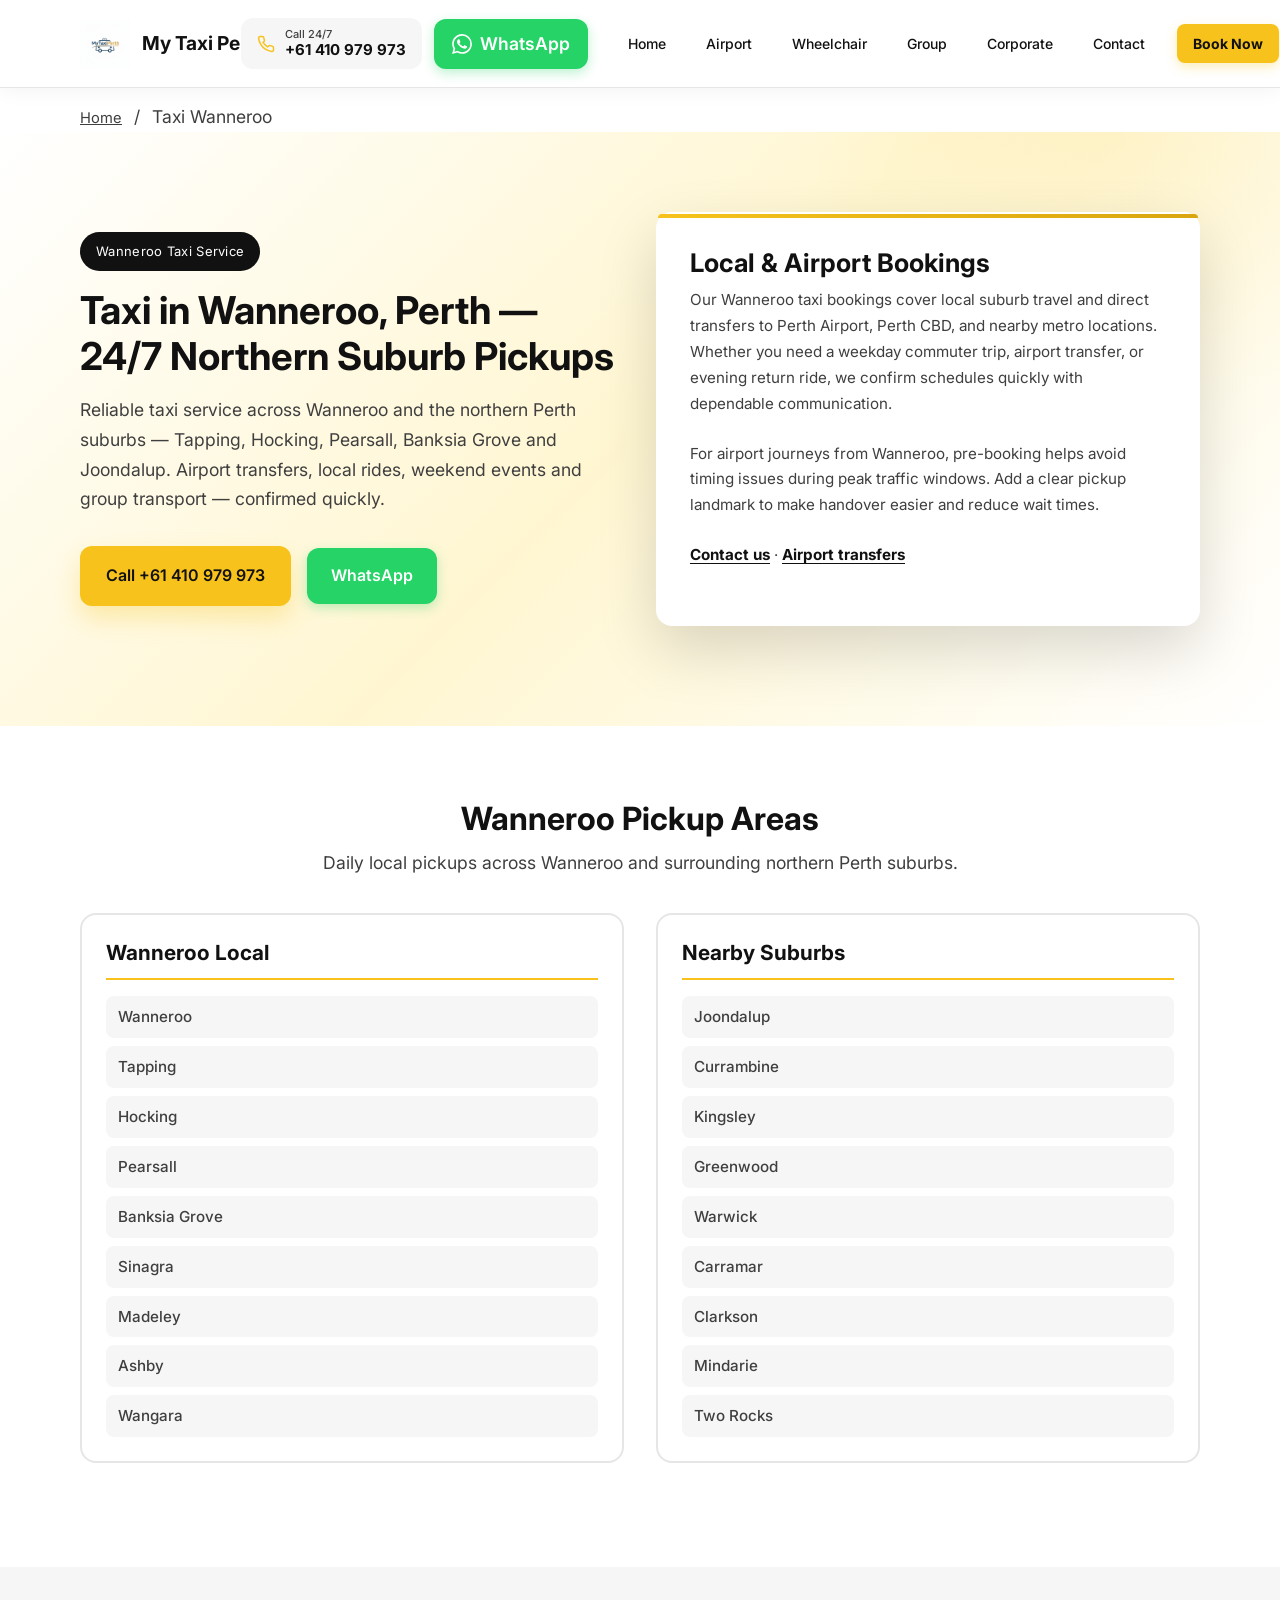
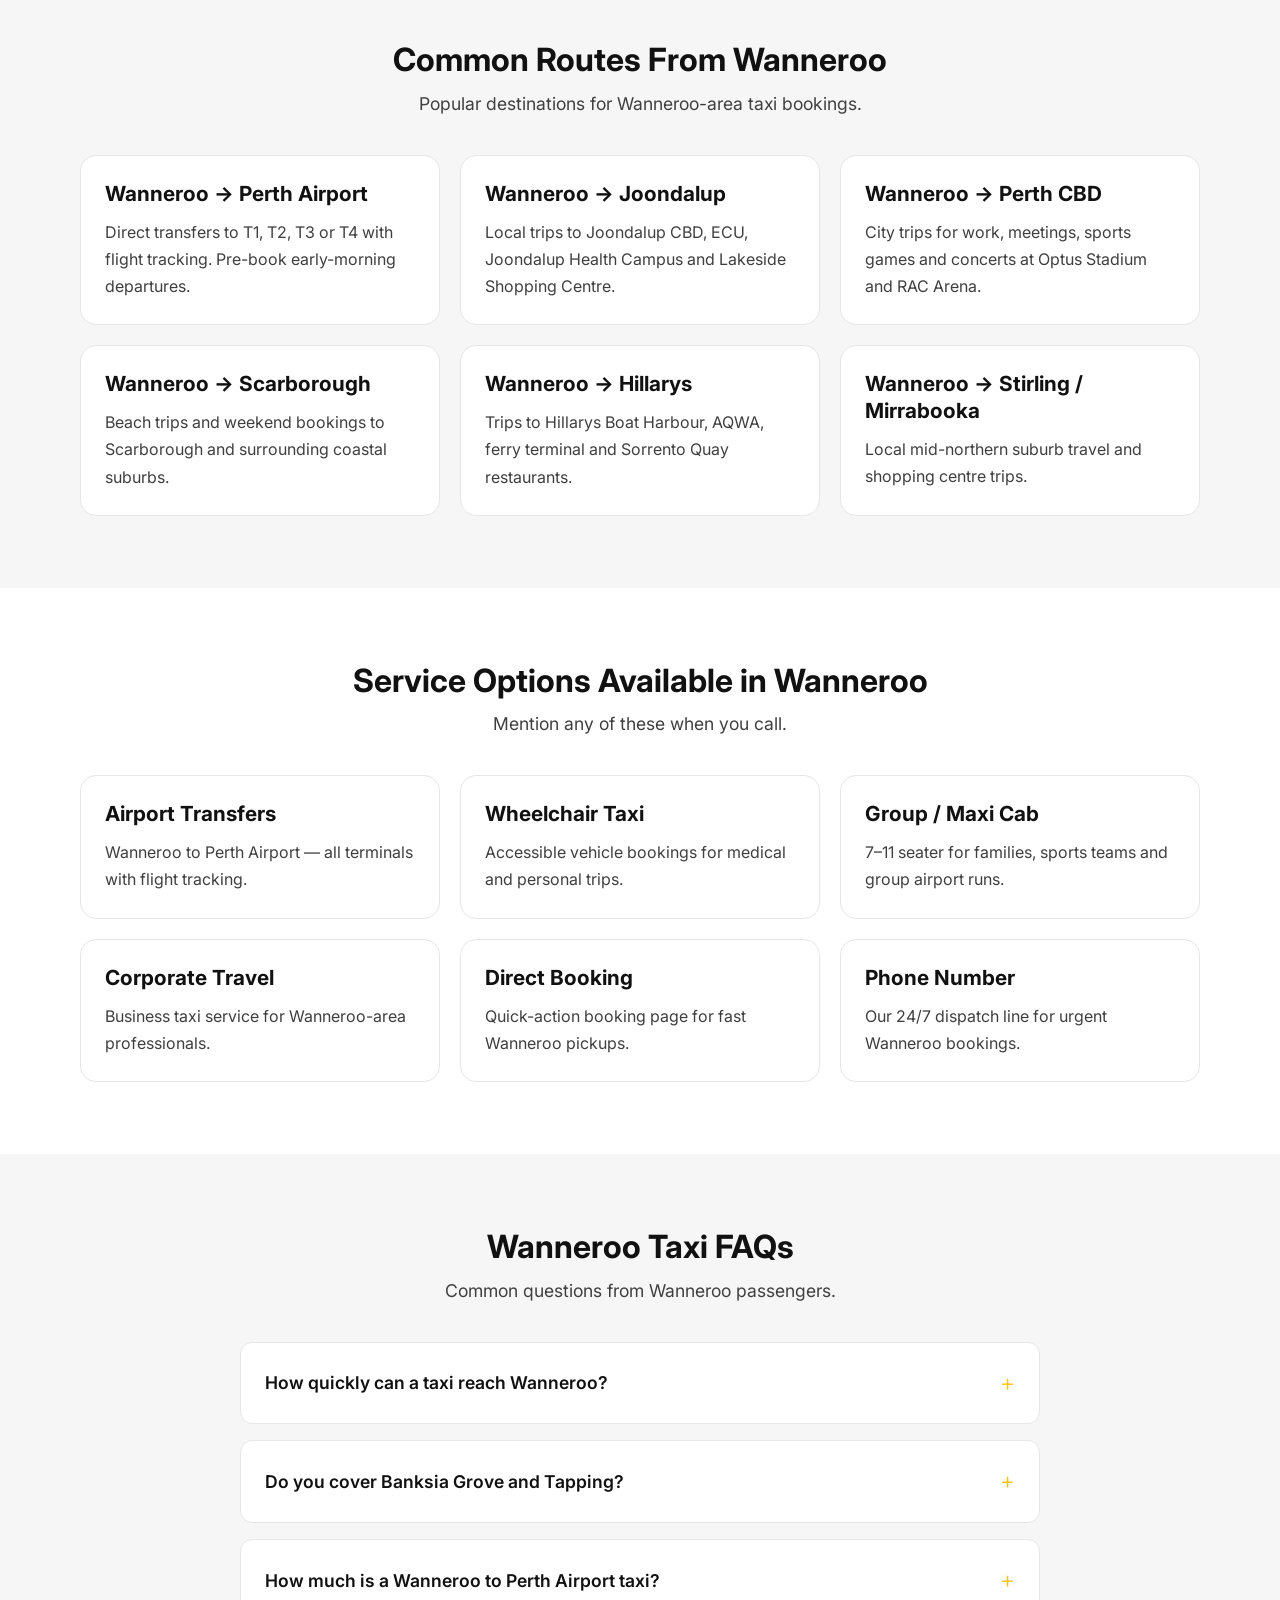
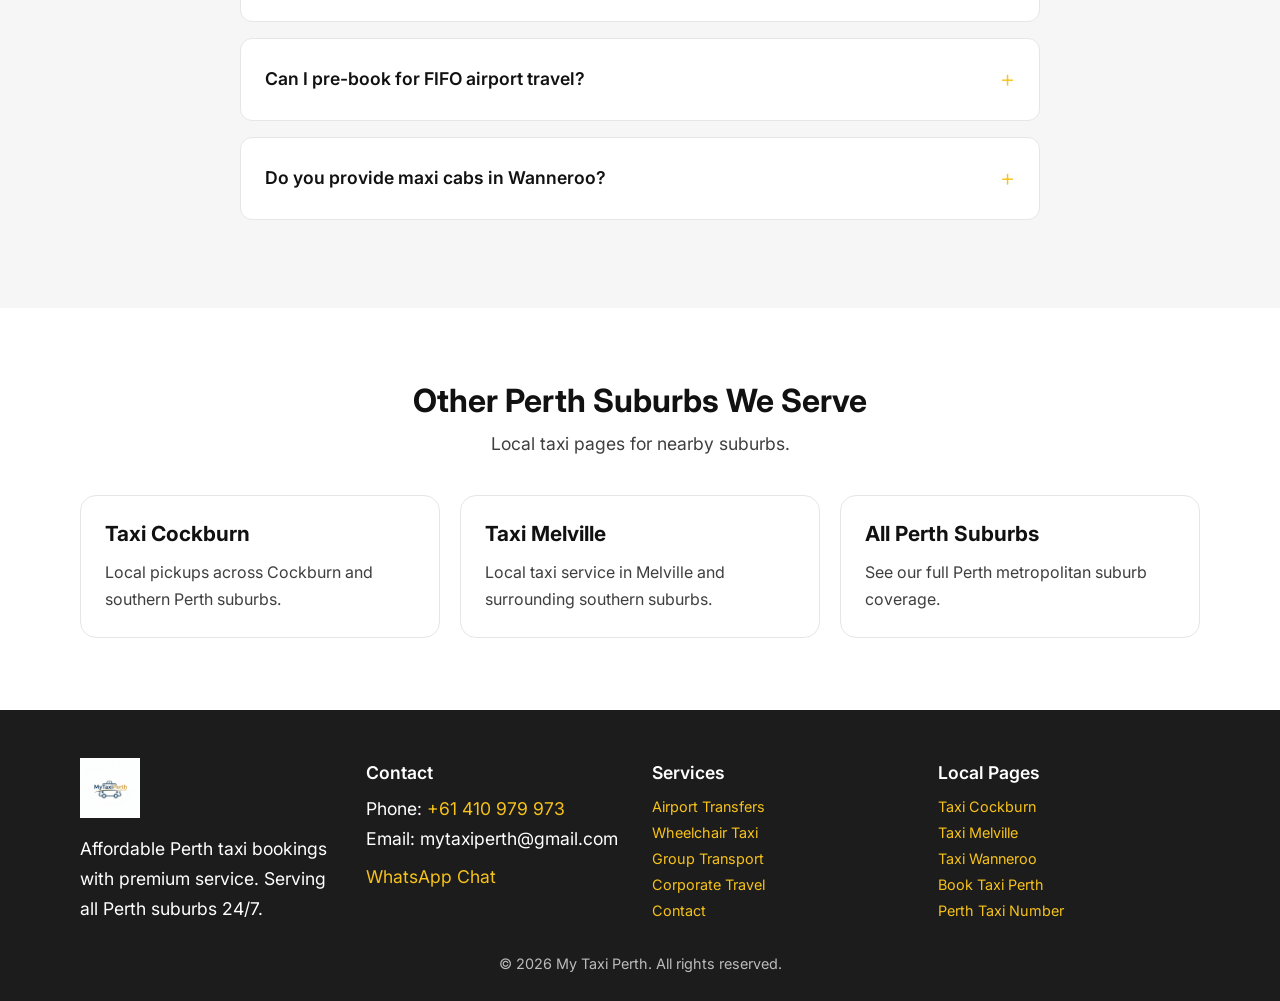
<file: taxi-wanneroo.html>
<!doctype html>
<html lang="en">
  <head>
    <!-- Google tag (gtag.js) -->
    <script async src="https://www.googletagmanager.com/gtag/js?id=G-NSSZR13VDL"></script>
    <script>
      window.dataLayer = window.dataLayer || [];
      function gtag(){dataLayer.push(arguments);}
      gtag('js', new Date());
      gtag('config', 'G-NSSZR13VDL');
    </script>

    <meta charset="UTF-8" />
    <meta name="viewport" content="width=device-width, initial-scale=1" />
    <title>Taxi Wanneroo | 24/7 Wanneroo Taxi Service Perth</title>
    <meta name="description" content="Need a taxi in Wanneroo, Perth? 24/7 local rides, airport transfers, and group transport across Wanneroo, Tapping, Hocking, Pearsall and surrounding northern suburbs. Call +61 410 979 973." />
    <meta name="robots" content="index,follow" />
    <link rel="canonical" href="https://www.mytaxiperth.au/taxi-wanneroo.html" />

    <meta property="og:type" content="website" />
    <meta property="og:url" content="https://www.mytaxiperth.au/taxi-wanneroo.html" />
    <meta property="og:title" content="Taxi Wanneroo | 24/7 Wanneroo Taxi Service Perth" />
    <meta property="og:description" content="24/7 taxi service across Wanneroo and surrounding northern Perth suburbs." />
    <meta property="og:image" content="https://www.mytaxiperth.au/images/mytaxiperth.png" />
    <meta property="og:locale" content="en_AU" />

    <link rel="icon" type="image/png" href="images/mytaxiperth.png" />
    <link rel="apple-touch-icon" href="images/mytaxiperth.png" />
    <link rel="stylesheet" href="styles.css" />

    <script type="application/ld+json">
    {
      "@context": "https://schema.org",
      "@type": "Service",
      "name": "Taxi Wanneroo",
      "serviceType": "Local Taxi Service",
      "provider": {
        "@type": "TaxiService",
        "name": "My Taxi Perth",
        "telephone": "+61410979973",
        "url": "https://www.mytaxiperth.au"
      },
      "areaServed": [
        {"@type": "City", "name": "Wanneroo"},
        {"@type": "City", "name": "Tapping"},
        {"@type": "City", "name": "Hocking"},
        {"@type": "City", "name": "Pearsall"},
        {"@type": "City", "name": "Banksia Grove"},
        {"@type": "City", "name": "Joondalup"}
      ]
    }
    </script>
    <script type="application/ld+json">
    {
      "@context": "https://schema.org",
      "@type": "BreadcrumbList",
      "itemListElement": [
        {"@type": "ListItem", "position": 1, "name": "Home", "item": "https://www.mytaxiperth.au/"},
        {"@type": "ListItem", "position": 2, "name": "Taxi Wanneroo", "item": "https://www.mytaxiperth.au/taxi-wanneroo.html"}
      ]
    }
    </script>
    <script type="application/ld+json">
    {
      "@context": "https://schema.org",
      "@type": "FAQPage",
      "mainEntity": [
        {"@type": "Question", "name": "How quickly can a taxi reach Wanneroo?", "acceptedAnswer": {"@type": "Answer", "text": "On-demand pickups in Wanneroo typically arrive within minutes depending on time of day. For early morning airport runs, pre-booking is recommended."}},
        {"@type": "Question", "name": "Do you cover Banksia Grove and Tapping?", "acceptedAnswer": {"@type": "Answer", "text": "Yes. We cover Wanneroo plus surrounding northern suburbs — Tapping, Hocking, Pearsall, Banksia Grove, and Joondalup."}},
        {"@type": "Question", "name": "How much is a Wanneroo to Perth Airport taxi?", "acceptedAnswer": {"@type": "Answer", "text": "Fares follow standard Perth taxi rates based on distance and time. We can give an upfront estimate before booking — call +61 410 979 973."}}
      ]
    }
    </script>
  </head>
  <body>
    <header class="site-header">
      <div class="container header-inner">
        <a class="logo" href="index.html" aria-label="My Taxi Perth Home">
          <img src="images/mytaxiperth.png" alt="My Taxi Perth Logo" class="logo-img" />
          <span class="logo-text">My Taxi Perth</span>
        </a>
        <div class="header-actions">
          <a class="header-phone" href="tel:+61410979973" data-track-action="phone_click">
            <svg class="phone-icon" width="18" height="18" viewBox="0 0 24 24" fill="none" stroke="currentColor" stroke-width="2"><path d="M22 16.92v3a2 2 0 0 1-2.18 2 19.79 19.79 0 0 1-8.63-3.07 19.5 19.5 0 0 1-6-6 19.79 19.79 0 0 1-3.07-8.67A2 2 0 0 1 4.11 2h3a2 2 0 0 1 2 1.72 12.84 12.84 0 0 0 .7 2.81 2 2 0 0 1-.45 2.11L8.09 9.91a16 16 0 0 0 6 6l1.27-1.27a2 2 0 0 1 2.11-.45 12.84 12.84 0 0 0 2.81.7A2 2 0 0 1 22 16.92z"></path></svg>
            <div class="phone-info">
              <span class="phone-label">Call 24/7</span>
              <span class="phone-number">+61 410 979 973</span>
            </div>
          </a>
          <a class="whatsapp-btn" href="https://wa.me/61410979973?text=Hi%20I%20need%20a%20taxi%20in%20Wanneroo." target="_blank" rel="noopener noreferrer" aria-label="Chat on WhatsApp" data-track-action="whatsapp_click">
            <svg width="20" height="20" viewBox="0 0 24 24" fill="currentColor"><path d="M17.472 14.382c-.297-.149-1.758-.867-2.03-.967-.273-.099-.471-.148-.67.15-.197.297-.767.966-.94 1.164-.173.199-.347.223-.644.075-.297-.15-1.255-.463-2.39-1.475-.883-.788-1.48-1.761-1.653-2.059-.173-.297-.018-.458.13-.606.134-.133.298-.347.446-.52.149-.174.198-.298.298-.497.099-.198.05-.371-.025-.52-.075-.149-.669-1.612-.916-2.207-.242-.579-.487-.5-.669-.51-.173-.008-.371-.01-.57-.01-.198 0-.52.074-.792.372-.272.297-1.04 1.016-1.04 2.479 0 1.462 1.065 2.875 1.213 3.074.149.198 2.096 3.2 5.077 4.487.709.306 1.262.489 1.694.625.712.227 1.36.195 1.871.118.571-.085 1.758-.719 2.006-1.413.248-.694.248-1.289.173-1.413-.074-.124-.272-.198-.57-.347m-5.421 7.403h-.004a9.87 9.87 0 01-5.031-1.378l-.361-.214-3.741.982.998-3.648-.235-.374a9.86 9.86 0 01-1.51-5.26c.001-5.45 4.436-9.884 9.888-9.884 2.64 0 5.122 1.03 6.988 2.898a9.825 9.825 0 012.893 6.994c-.003 5.45-4.437 9.884-9.885 9.884m8.413-18.297A11.815 11.815 0 0012.05 0C5.495 0 .16 5.335.157 11.892c0 2.096.547 4.142 1.588 5.945L.057 24l6.305-1.654a11.882 11.882 0 005.683 1.448h.005c6.554 0 11.89-5.335 11.893-11.893a11.821 11.821 0 00-3.48-8.413Z"/></svg>
            <span>WhatsApp</span>
          </a>
        </div>
        <button class="nav-toggle" aria-label="Open navigation"><span></span><span></span><span></span></button>
        <nav class="site-nav">
          <a href="index.html">Home</a>
          <a href="airport-transfers.html">Airport</a>
          <a href="wheelchair-taxi.html">Wheelchair</a>
          <a href="group-transport.html">Group</a>
          <a href="corporate-travel.html">Corporate</a>
          <a href="contact.html">Contact</a>
          <a class="nav-cta" href="tel:+61410979973" data-track-action="phone_click">Book Now</a>
        </nav>
      </div>
    </header>

    <main id="main-content">
      <nav class="seo-breadcrumb" aria-label="Breadcrumb">
        <div class="container">
          <a href="index.html">Home</a> <span aria-hidden="true">/</span> <span>Taxi Wanneroo</span>
        </div>
      </nav>

      <section class="hero">
        <div class="container hero-grid">
          <div class="hero-copy">
            <p class="hero-pill">Wanneroo Taxi Service</p>
            <h1>Taxi in Wanneroo, Perth — 24/7 Northern Suburb Pickups</h1>
            <p class="hero-subtitle">Reliable taxi service across Wanneroo and the northern Perth suburbs — Tapping, Hocking, Pearsall, Banksia Grove and Joondalup. Airport transfers, local rides, weekend events and group transport — confirmed quickly.</p>
            <div class="hero-actions">
              <a class="btn primary" href="tel:+61410979973" data-track-action="phone_click">Call +61 410 979 973</a>
              <a class="btn whatsapp" href="https://wa.me/61410979973?text=Hi%20I%20need%20a%20taxi%20in%20Wanneroo." target="_blank" rel="noopener noreferrer" data-track-action="whatsapp_click">WhatsApp</a>
            </div>
          </div>
          <div class="hero-card">
            <h2>Local &amp; Airport Bookings</h2>
            <p>Our Wanneroo taxi bookings cover local suburb travel and direct transfers to Perth Airport, Perth CBD, and nearby metro locations. Whether you need a weekday commuter trip, airport transfer, or evening return ride, we confirm schedules quickly with dependable communication.</p>
            <p>For airport journeys from Wanneroo, pre-booking helps avoid timing issues during peak traffic windows. Add a clear pickup landmark to make handover easier and reduce wait times.</p>
            <p><a class="service-link" href="contact.html">Contact us</a> · <a class="service-link" href="airport-transfers.html">Airport transfers</a></p>
          </div>
        </div>
      </section>

      <section class="section" id="areas-served">
        <div class="container">
          <div class="section-header">
            <h2>Wanneroo Pickup Areas</h2>
            <p>Daily local pickups across Wanneroo and surrounding northern Perth suburbs.</p>
          </div>
          <div class="suburbs-grid">
            <div class="suburb-category">
              <h3>Wanneroo Local</h3>
              <ul class="suburb-list">
                <li>Wanneroo</li>
                <li>Tapping</li>
                <li>Hocking</li>
                <li>Pearsall</li>
                <li>Banksia Grove</li>
                <li>Sinagra</li>
                <li>Madeley</li>
                <li>Ashby</li>
                <li>Wangara</li>
              </ul>
            </div>
            <div class="suburb-category">
              <h3>Nearby Suburbs</h3>
              <ul class="suburb-list">
                <li>Joondalup</li>
                <li>Currambine</li>
                <li>Kingsley</li>
                <li>Greenwood</li>
                <li>Warwick</li>
                <li>Carramar</li>
                <li>Clarkson</li>
                <li>Mindarie</li>
                <li>Two Rocks</li>
              </ul>
            </div>
          </div>
        </div>
      </section>

      <section class="section alt" id="routes">
        <div class="container">
          <div class="section-header">
            <h2>Common Routes From Wanneroo</h2>
            <p>Popular destinations for Wanneroo-area taxi bookings.</p>
          </div>
          <div class="grid three">
            <article class="card"><h3>Wanneroo → Perth Airport</h3><p>Direct transfers to T1, T2, T3 or T4 with flight tracking. Pre-book early-morning departures.</p></article>
            <article class="card"><h3>Wanneroo → Joondalup</h3><p>Local trips to Joondalup CBD, ECU, Joondalup Health Campus and Lakeside Shopping Centre.</p></article>
            <article class="card"><h3>Wanneroo → Perth CBD</h3><p>City trips for work, meetings, sports games and concerts at Optus Stadium and RAC Arena.</p></article>
            <article class="card"><h3>Wanneroo → Scarborough</h3><p>Beach trips and weekend bookings to Scarborough and surrounding coastal suburbs.</p></article>
            <article class="card"><h3>Wanneroo → Hillarys</h3><p>Trips to Hillarys Boat Harbour, AQWA, ferry terminal and Sorrento Quay restaurants.</p></article>
            <article class="card"><h3>Wanneroo → Stirling / Mirrabooka</h3><p>Local mid-northern suburb travel and shopping centre trips.</p></article>
          </div>
        </div>
      </section>

      <section class="section" id="services">
        <div class="container">
          <div class="section-header">
            <h2>Service Options Available in Wanneroo</h2>
            <p>Mention any of these when you call.</p>
          </div>
          <div class="grid three">
            <a class="card service-link-card" href="airport-transfers.html"><h3>Airport Transfers</h3><p>Wanneroo to Perth Airport — all terminals with flight tracking.</p></a>
            <a class="card service-link-card" href="wheelchair-taxi.html"><h3>Wheelchair Taxi</h3><p>Accessible vehicle bookings for medical and personal trips.</p></a>
            <a class="card service-link-card" href="group-transport.html"><h3>Group / Maxi Cab</h3><p>7–11 seater for families, sports teams and group airport runs.</p></a>
            <a class="card service-link-card" href="corporate-travel.html"><h3>Corporate Travel</h3><p>Business taxi service for Wanneroo-area professionals.</p></a>
            <a class="card service-link-card" href="book-taxi-perth.html"><h3>Direct Booking</h3><p>Quick-action booking page for fast Wanneroo pickups.</p></a>
            <a class="card service-link-card" href="taxi-perth-phone-number.html"><h3>Phone Number</h3><p>Our 24/7 dispatch line for urgent Wanneroo bookings.</p></a>
          </div>
        </div>
      </section>

      <section class="section alt" id="faq">
        <div class="container">
          <div class="section-header">
            <h2>Wanneroo Taxi FAQs</h2>
            <p>Common questions from Wanneroo passengers.</p>
          </div>
          <div class="faq-container">
            <details class="faq-item"><summary>How quickly can a taxi reach Wanneroo?</summary><p>On-demand pickups typically arrive within minutes depending on time of day. For early morning airport runs, pre-booking is recommended.</p></details>
            <details class="faq-item"><summary>Do you cover Banksia Grove and Tapping?</summary><p>Yes. Wanneroo plus surrounding northern suburbs — Tapping, Hocking, Pearsall, Banksia Grove, and Joondalup.</p></details>
            <details class="faq-item"><summary>How much is a Wanneroo to Perth Airport taxi?</summary><p>Fares follow standard Perth taxi rates based on distance and time. We can give an upfront estimate before booking — call +61 410 979 973.</p></details>
            <details class="faq-item"><summary>Can I pre-book for FIFO airport travel?</summary><p>Yes. We support pre-booked FIFO airport runs from Wanneroo. Share your shift date and flight details when booking.</p></details>
            <details class="faq-item"><summary>Do you provide maxi cabs in Wanneroo?</summary><p>Yes. 7–11 seater maxi cabs are available for groups, families and event transport in Wanneroo.</p></details>
          </div>
        </div>
      </section>

      <section class="section" id="other-suburbs">
        <div class="container">
          <div class="section-header">
            <h2>Other Perth Suburbs We Serve</h2>
            <p>Local taxi pages for nearby suburbs.</p>
          </div>
          <div class="grid three">
            <a class="card service-link-card" href="taxi-cockburn.html"><h3>Taxi Cockburn</h3><p>Local pickups across Cockburn and southern Perth suburbs.</p></a>
            <a class="card service-link-card" href="taxi-melville.html"><h3>Taxi Melville</h3><p>Local taxi service in Melville and surrounding southern suburbs.</p></a>
            <a class="card service-link-card" href="contact.html"><h3>All Perth Suburbs</h3><p>See our full Perth metropolitan suburb coverage.</p></a>
          </div>
        </div>
      </section>
    </main>

    <footer class="site-footer">
      <div class="container footer-grid">
        <div>
          <img src="images/mytaxiperth.png" alt="My Taxi Perth Logo" class="footer-logo" />
          <p>Affordable Perth taxi bookings with premium service. Serving all Perth suburbs 24/7.</p>
        </div>
        <div>
          <p class="footer-heading">Contact</p>
          <p>Phone: <a href="tel:+61410979973">+61 410 979 973</a></p>
          <p>Email: mytaxiperth@gmail.com</p>
          <p><a class="footer-whatsapp" href="https://wa.me/61410979973?text=Hi%20My%20Taxi%20Perth%2C%20I%20need%20a%20taxi." target="_blank" rel="noopener noreferrer" data-track-action="whatsapp_click">WhatsApp Chat</a></p>
        </div>
        <div>
          <p class="footer-heading">Services</p>
          <p style="font-size: 0.9rem; line-height: 1.8;">
            <a href="airport-transfers.html">Airport Transfers</a><br />
            <a href="wheelchair-taxi.html">Wheelchair Taxi</a><br />
            <a href="group-transport.html">Group Transport</a><br />
            <a href="corporate-travel.html">Corporate Travel</a><br />
            <a href="contact.html">Contact</a>
          </p>
        </div>
        <div>
          <p class="footer-heading">Local Pages</p>
          <p style="font-size: 0.9rem; line-height: 1.8;">
            <a href="taxi-cockburn.html">Taxi Cockburn</a><br />
            <a href="taxi-melville.html">Taxi Melville</a><br />
            <a href="taxi-wanneroo.html">Taxi Wanneroo</a><br />
            <a href="book-taxi-perth.html">Book Taxi Perth</a><br />
            <a href="taxi-perth-phone-number.html">Perth Taxi Number</a>
          </p>
        </div>
      </div>
      <p class="footer-bottom">© 2026 My Taxi Perth. All rights reserved.</p>
    </footer>

    <div class="mobile-sticky-cta" role="region" aria-label="Quick contact actions">
      <a class="sticky-call" href="tel:+61410979973" data-track-action="phone_click">Call Now</a>
      <a class="sticky-whatsapp" href="https://wa.me/61410979973?text=Hi%20I%20need%20a%20taxi%20in%20Wanneroo." target="_blank" rel="noopener noreferrer" data-track-action="whatsapp_click">WhatsApp</a>
    </div>
    <script src="script.js"></script>
  </body>
</html>
</file>
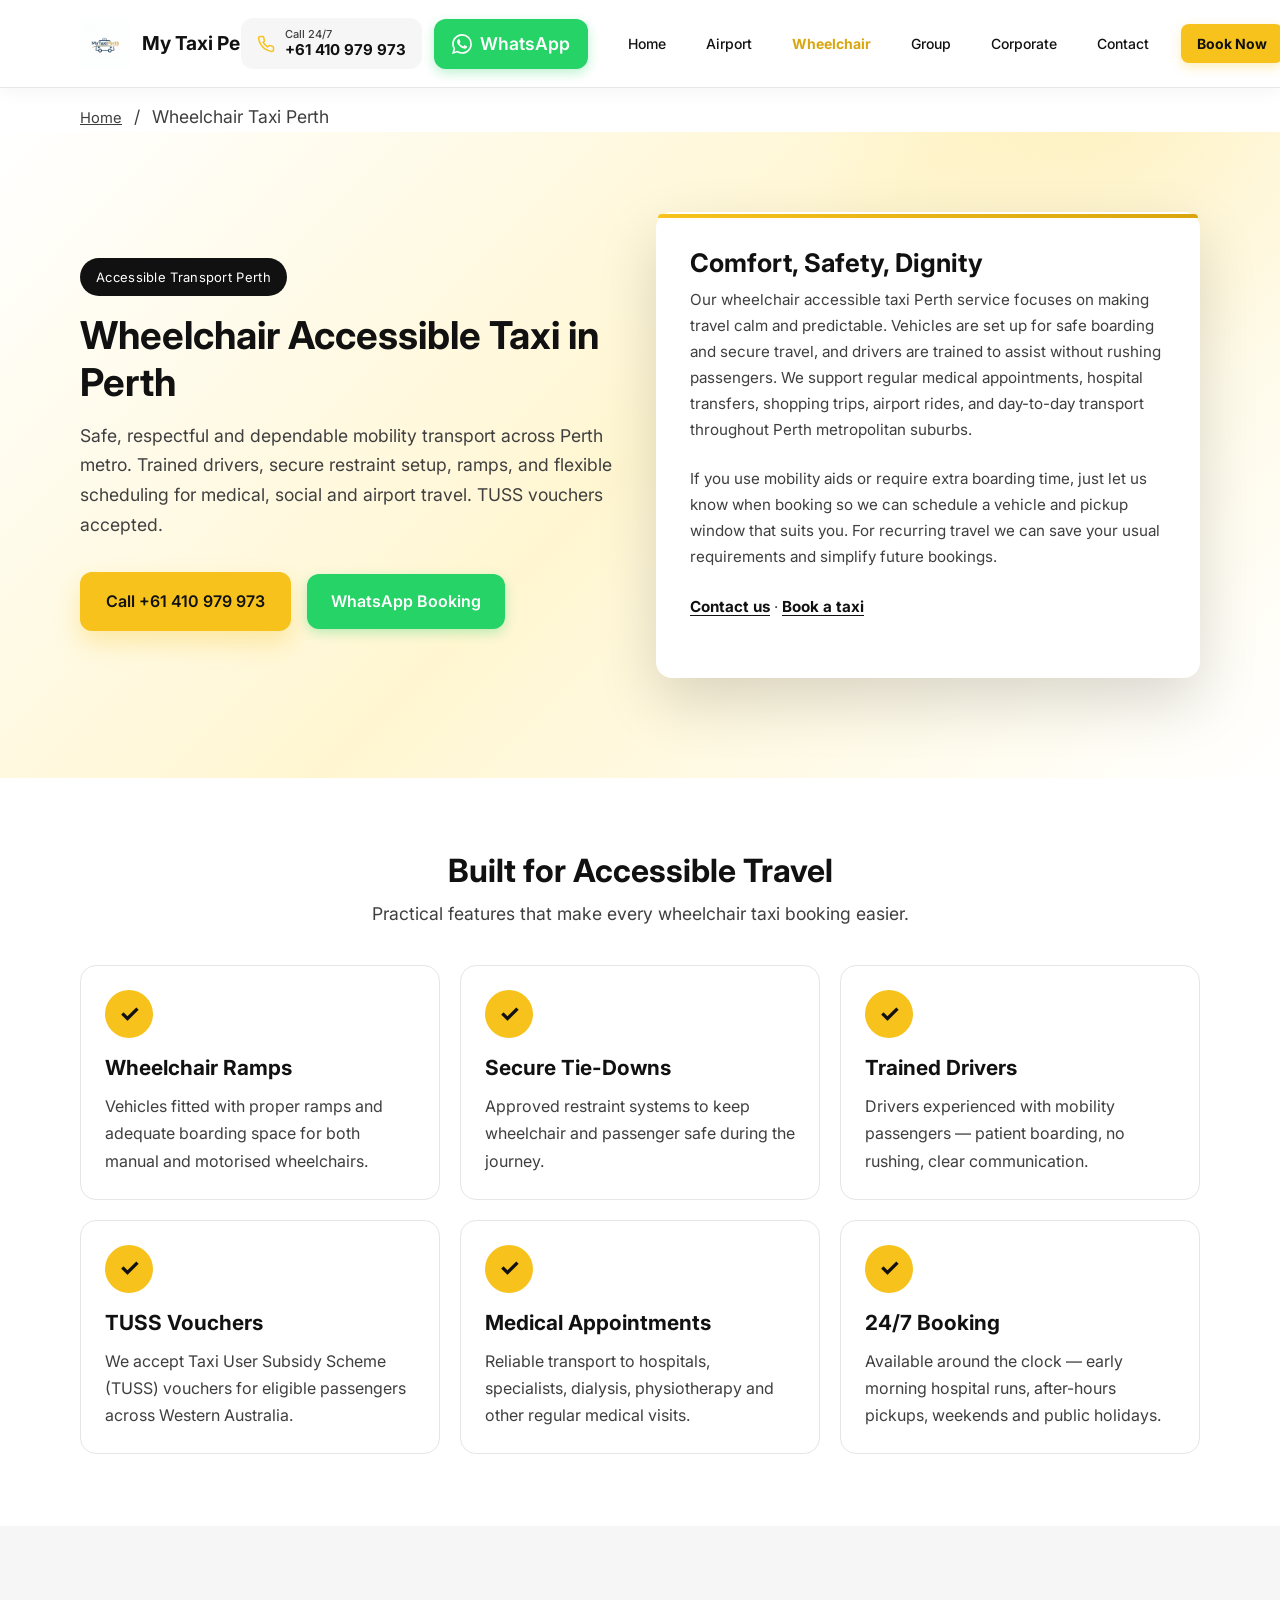
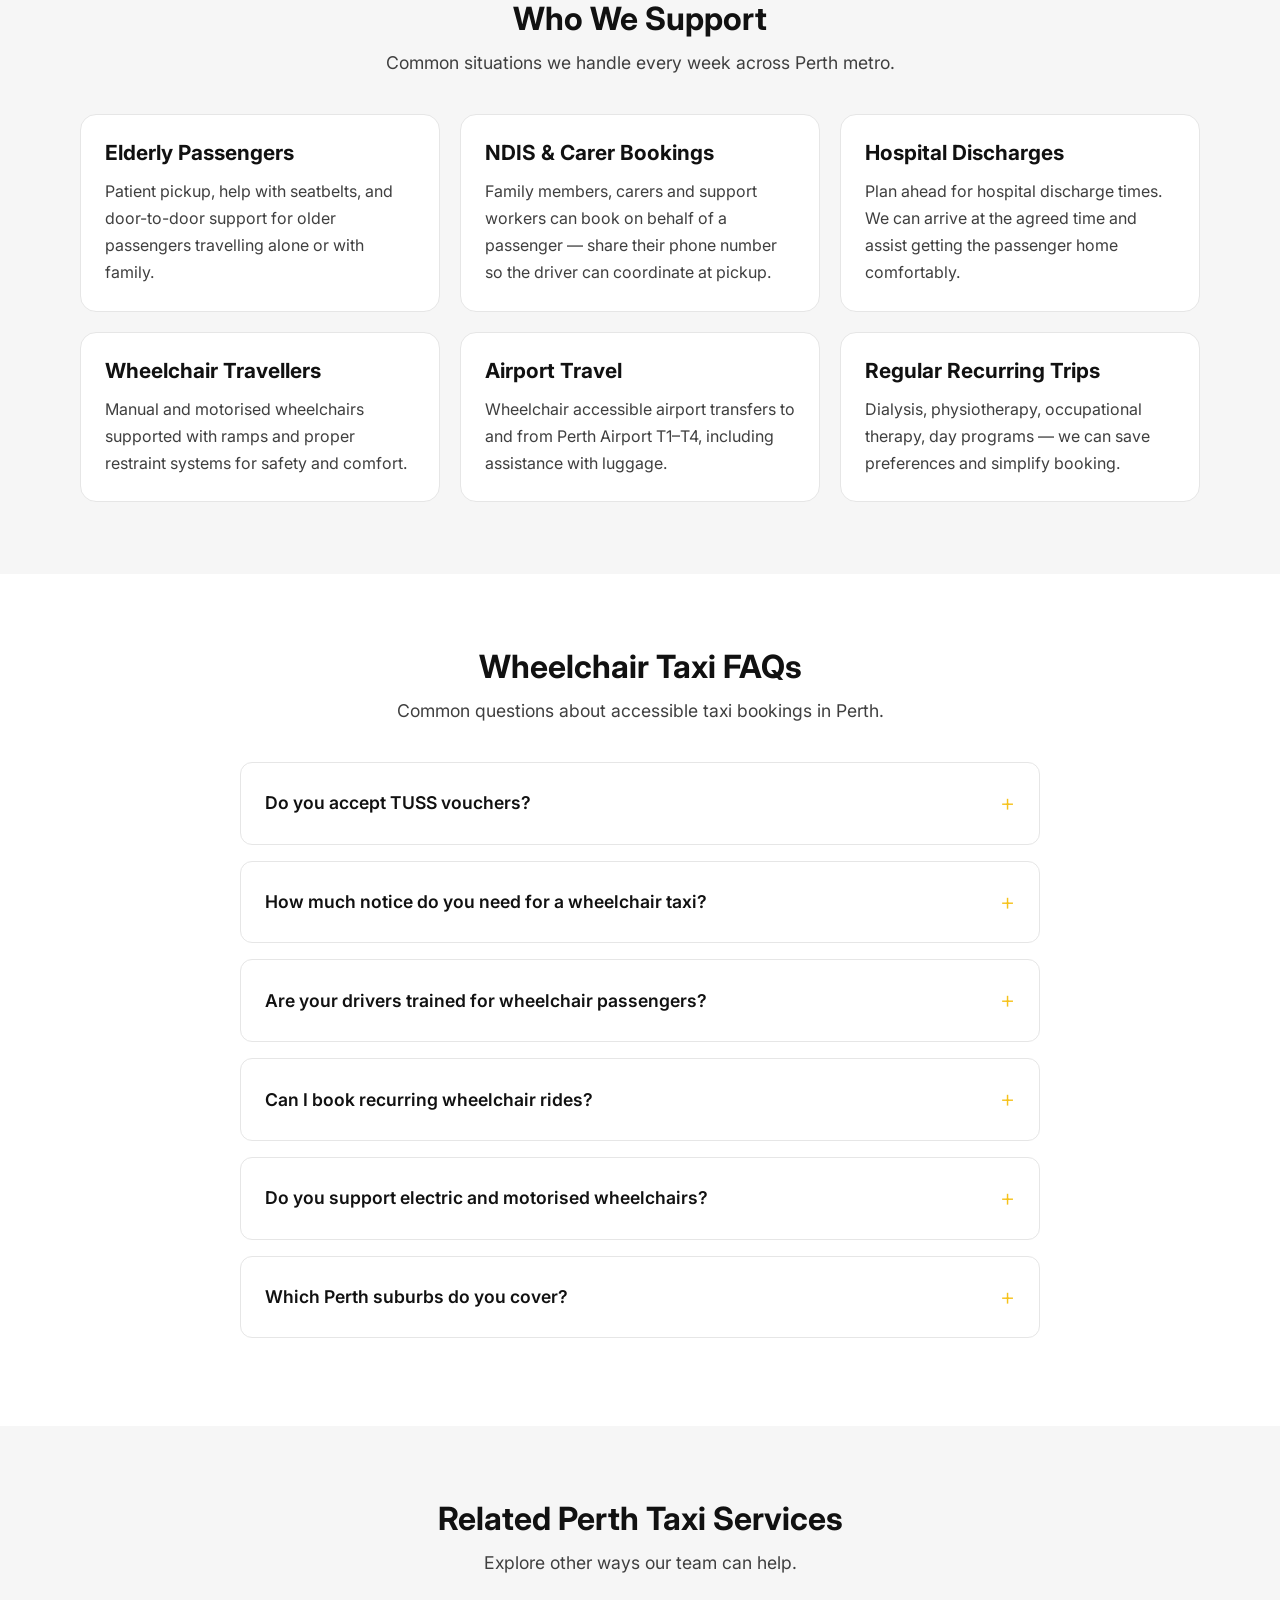
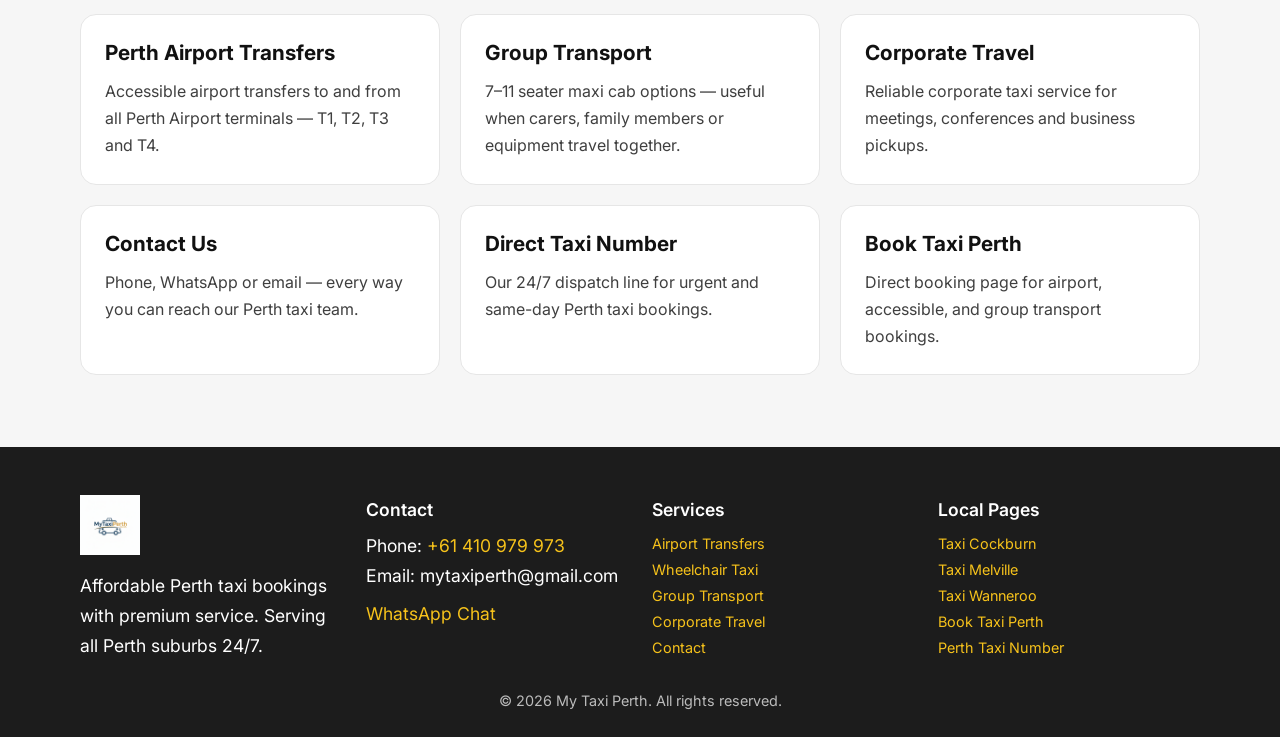
<file: wheelchair-taxi.html>
<!doctype html>
<html lang="en">
  <head>
    <!-- Google tag (gtag.js) -->
    <script async src="https://www.googletagmanager.com/gtag/js?id=G-NSSZR13VDL"></script>
    <script>
      window.dataLayer = window.dataLayer || [];
      function gtag(){dataLayer.push(arguments);}
      gtag('js', new Date());
      gtag('config', 'G-NSSZR13VDL');
    </script>

    <meta charset="UTF-8" />
    <meta name="viewport" content="width=device-width, initial-scale=1" />
    <title>Wheelchair Accessible Taxi Perth | TUSS Vouchers Accepted | 24/7</title>
    <meta name="description" content="Wheelchair accessible taxi in Perth with trained drivers, secure restraints and ramps. Medical appointments, airport, daily rides. TUSS vouchers accepted. Call +61 410 979 973." />
    <meta name="robots" content="index,follow" />
    <link rel="canonical" href="https://www.mytaxiperth.au/wheelchair-taxi.html" />

    <meta property="og:type" content="website" />
    <meta property="og:url" content="https://www.mytaxiperth.au/wheelchair-taxi.html" />
    <meta property="og:title" content="Wheelchair Accessible Taxi Perth | 24/7 Booking" />
    <meta property="og:description" content="Wheelchair friendly taxi service across Perth metro. TUSS vouchers accepted." />
    <meta property="og:image" content="https://www.mytaxiperth.au/images/mytaxiperth.png" />
    <meta property="og:locale" content="en_AU" />

    <link rel="icon" type="image/png" href="images/mytaxiperth.png" />
    <link rel="apple-touch-icon" href="images/mytaxiperth.png" />
    <link rel="stylesheet" href="styles.css" />

    <script type="application/ld+json">
    {
      "@context": "https://schema.org",
      "@type": "Service",
      "name": "Wheelchair Accessible Taxi Perth",
      "serviceType": "Wheelchair Accessible Taxi",
      "provider": {
        "@type": "TaxiService",
        "name": "My Taxi Perth",
        "telephone": "+61410979973",
        "url": "https://www.mytaxiperth.au"
      },
      "areaServed": {
        "@type": "AdministrativeArea",
        "name": "Perth Metropolitan Area"
      }
    }
    </script>
    <script type="application/ld+json">
    {
      "@context": "https://schema.org",
      "@type": "BreadcrumbList",
      "itemListElement": [
        {"@type": "ListItem", "position": 1, "name": "Home", "item": "https://www.mytaxiperth.au/"},
        {"@type": "ListItem", "position": 2, "name": "Wheelchair Taxi Perth", "item": "https://www.mytaxiperth.au/wheelchair-taxi.html"}
      ]
    }
    </script>
    <script type="application/ld+json">
    {
      "@context": "https://schema.org",
      "@type": "FAQPage",
      "mainEntity": [
        {"@type": "Question", "name": "Do you accept TUSS vouchers?", "acceptedAnswer": {"@type": "Answer", "text": "Yes, our wheelchair accessible taxi service accepts TUSS (Taxi User Subsidy Scheme) vouchers for eligible passengers. Please mention you have a voucher when booking so we can confirm details with you."}},
        {"@type": "Question", "name": "How much notice do you need for a wheelchair taxi?", "acceptedAnswer": {"@type": "Answer", "text": "We accept on-demand bookings 24/7, but we strongly recommend pre-booking wheelchair accessible taxis where possible — especially for medical appointments and airport transfers — so we can guarantee a suitable vehicle and driver."}},
        {"@type": "Question", "name": "Are your drivers trained for wheelchair passengers?", "acceptedAnswer": {"@type": "Answer", "text": "Yes. Our drivers are trained to assist passengers with mobility needs, set up secure restraints, and allow extra time for safe boarding without rushing."}},
        {"@type": "Question", "name": "Can I book recurring wheelchair rides?", "acceptedAnswer": {"@type": "Answer", "text": "Yes. Many customers use our service for regular medical appointments, dialysis, physiotherapy or therapy sessions. We can note your standard requirements and streamline future bookings."}},
        {"@type": "Question", "name": "Do you support electric and motorised wheelchairs?", "acceptedAnswer": {"@type": "Answer", "text": "Yes, our vehicles include ramps and tie-down points designed for both manual and motorised wheelchairs. Please mention the chair type when booking so we can dispatch the right vehicle."}}
      ]
    }
    </script>
  </head>
  <body>
    <header class="site-header">
      <div class="container header-inner">
        <a class="logo" href="index.html" aria-label="My Taxi Perth Home">
          <img src="images/mytaxiperth.png" alt="My Taxi Perth Logo" class="logo-img" />
          <span class="logo-text">My Taxi Perth</span>
        </a>
        <div class="header-actions">
          <a class="header-phone" href="tel:+61410979973" data-track-action="phone_click">
            <svg class="phone-icon" width="18" height="18" viewBox="0 0 24 24" fill="none" stroke="currentColor" stroke-width="2"><path d="M22 16.92v3a2 2 0 0 1-2.18 2 19.79 19.79 0 0 1-8.63-3.07 19.5 19.5 0 0 1-6-6 19.79 19.79 0 0 1-3.07-8.67A2 2 0 0 1 4.11 2h3a2 2 0 0 1 2 1.72 12.84 12.84 0 0 0 .7 2.81 2 2 0 0 1-.45 2.11L8.09 9.91a16 16 0 0 0 6 6l1.27-1.27a2 2 0 0 1 2.11-.45 12.84 12.84 0 0 0 2.81.7A2 2 0 0 1 22 16.92z"></path></svg>
            <div class="phone-info">
              <span class="phone-label">Call 24/7</span>
              <span class="phone-number">+61 410 979 973</span>
            </div>
          </a>
          <a class="whatsapp-btn" href="https://wa.me/61410979973?text=Hi%20I%20need%20a%20wheelchair%20accessible%20taxi%20in%20Perth." target="_blank" rel="noopener noreferrer" aria-label="Chat on WhatsApp" data-track-action="whatsapp_click">
            <svg width="20" height="20" viewBox="0 0 24 24" fill="currentColor"><path d="M17.472 14.382c-.297-.149-1.758-.867-2.03-.967-.273-.099-.471-.148-.67.15-.197.297-.767.966-.94 1.164-.173.199-.347.223-.644.075-.297-.15-1.255-.463-2.39-1.475-.883-.788-1.48-1.761-1.653-2.059-.173-.297-.018-.458.13-.606.134-.133.298-.347.446-.52.149-.174.198-.298.298-.497.099-.198.05-.371-.025-.52-.075-.149-.669-1.612-.916-2.207-.242-.579-.487-.5-.669-.51-.173-.008-.371-.01-.57-.01-.198 0-.52.074-.792.372-.272.297-1.04 1.016-1.04 2.479 0 1.462 1.065 2.875 1.213 3.074.149.198 2.096 3.2 5.077 4.487.709.306 1.262.489 1.694.625.712.227 1.36.195 1.871.118.571-.085 1.758-.719 2.006-1.413.248-.694.248-1.289.173-1.413-.074-.124-.272-.198-.57-.347m-5.421 7.403h-.004a9.87 9.87 0 01-5.031-1.378l-.361-.214-3.741.982.998-3.648-.235-.374a9.86 9.86 0 01-1.51-5.26c.001-5.45 4.436-9.884 9.888-9.884 2.64 0 5.122 1.03 6.988 2.898a9.825 9.825 0 012.893 6.994c-.003 5.45-4.437 9.884-9.885 9.884m8.413-18.297A11.815 11.815 0 0012.05 0C5.495 0 .16 5.335.157 11.892c0 2.096.547 4.142 1.588 5.945L.057 24l6.305-1.654a11.882 11.882 0 005.683 1.448h.005c6.554 0 11.89-5.335 11.893-11.893a11.821 11.821 0 00-3.48-8.413Z"/></svg>
            <span>WhatsApp</span>
          </a>
        </div>
        <button class="nav-toggle" aria-label="Open navigation"><span></span><span></span><span></span></button>
        <nav class="site-nav">
          <a href="index.html">Home</a>
          <a href="airport-transfers.html">Airport</a>
          <a href="wheelchair-taxi.html" aria-current="page">Wheelchair</a>
          <a href="group-transport.html">Group</a>
          <a href="corporate-travel.html">Corporate</a>
          <a href="contact.html">Contact</a>
          <a class="nav-cta" href="tel:+61410979973" data-track-action="phone_click">Book Now</a>
        </nav>
      </div>
    </header>

    <main id="main-content">
      <nav class="seo-breadcrumb" aria-label="Breadcrumb">
        <div class="container">
          <a href="index.html">Home</a> <span aria-hidden="true">/</span> <span>Wheelchair Taxi Perth</span>
        </div>
      </nav>

      <section class="hero">
        <div class="container hero-grid">
          <div class="hero-copy">
            <p class="hero-pill">Accessible Transport Perth</p>
            <h1>Wheelchair Accessible Taxi in Perth</h1>
            <p class="hero-subtitle">Safe, respectful and dependable mobility transport across Perth metro. Trained drivers, secure restraint setup, ramps, and flexible scheduling for medical, social and airport travel. TUSS vouchers accepted.</p>
            <div class="hero-actions">
              <a class="btn primary" href="tel:+61410979973" data-track-action="phone_click">Call +61 410 979 973</a>
              <a class="btn whatsapp" href="https://wa.me/61410979973?text=Hi%20I%20need%20a%20wheelchair%20accessible%20taxi%20in%20Perth." target="_blank" rel="noopener noreferrer" data-track-action="whatsapp_click">WhatsApp Booking</a>
            </div>
          </div>
          <div class="hero-card">
            <h2>Comfort, Safety, Dignity</h2>
            <p>Our wheelchair accessible taxi Perth service focuses on making travel calm and predictable. Vehicles are set up for safe boarding and secure travel, and drivers are trained to assist without rushing passengers. We support regular medical appointments, hospital transfers, shopping trips, airport rides, and day-to-day transport throughout Perth metropolitan suburbs.</p>
            <p>If you use mobility aids or require extra boarding time, just let us know when booking so we can schedule a vehicle and pickup window that suits you. For recurring travel we can save your usual requirements and simplify future bookings.</p>
            <p><a class="service-link" href="contact.html">Contact us</a> · <a class="service-link" href="book-taxi-perth.html">Book a taxi</a></p>
          </div>
        </div>
      </section>

      <section class="section" id="features">
        <div class="container">
          <div class="section-header">
            <h2>Built for Accessible Travel</h2>
            <p>Practical features that make every wheelchair taxi booking easier.</p>
          </div>
          <div class="grid three">
            <article class="card">
              <div class="feature-icon">✓</div>
              <h3>Wheelchair Ramps</h3>
              <p>Vehicles fitted with proper ramps and adequate boarding space for both manual and motorised wheelchairs.</p>
            </article>
            <article class="card">
              <div class="feature-icon">✓</div>
              <h3>Secure Tie-Downs</h3>
              <p>Approved restraint systems to keep wheelchair and passenger safe during the journey.</p>
            </article>
            <article class="card">
              <div class="feature-icon">✓</div>
              <h3>Trained Drivers</h3>
              <p>Drivers experienced with mobility passengers — patient boarding, no rushing, clear communication.</p>
            </article>
            <article class="card">
              <div class="feature-icon">✓</div>
              <h3>TUSS Vouchers</h3>
              <p>We accept Taxi User Subsidy Scheme (TUSS) vouchers for eligible passengers across Western Australia.</p>
            </article>
            <article class="card">
              <div class="feature-icon">✓</div>
              <h3>Medical Appointments</h3>
              <p>Reliable transport to hospitals, specialists, dialysis, physiotherapy and other regular medical visits.</p>
            </article>
            <article class="card">
              <div class="feature-icon">✓</div>
              <h3>24/7 Booking</h3>
              <p>Available around the clock — early morning hospital runs, after-hours pickups, weekends and public holidays.</p>
            </article>
          </div>
        </div>
      </section>

      <section class="section alt" id="who-we-help">
        <div class="container">
          <div class="section-header">
            <h2>Who We Support</h2>
            <p>Common situations we handle every week across Perth metro.</p>
          </div>
          <div class="grid three">
            <article class="card">
              <h3>Elderly Passengers</h3>
              <p>Patient pickup, help with seatbelts, and door-to-door support for older passengers travelling alone or with family.</p>
            </article>
            <article class="card">
              <h3>NDIS &amp; Carer Bookings</h3>
              <p>Family members, carers and support workers can book on behalf of a passenger — share their phone number so the driver can coordinate at pickup.</p>
            </article>
            <article class="card">
              <h3>Hospital Discharges</h3>
              <p>Plan ahead for hospital discharge times. We can arrive at the agreed time and assist getting the passenger home comfortably.</p>
            </article>
            <article class="card">
              <h3>Wheelchair Travellers</h3>
              <p>Manual and motorised wheelchairs supported with ramps and proper restraint systems for safety and comfort.</p>
            </article>
            <article class="card">
              <h3>Airport Travel</h3>
              <p>Wheelchair accessible airport transfers to and from Perth Airport T1–T4, including assistance with luggage.</p>
            </article>
            <article class="card">
              <h3>Regular Recurring Trips</h3>
              <p>Dialysis, physiotherapy, occupational therapy, day programs — we can save preferences and simplify booking.</p>
            </article>
          </div>
        </div>
      </section>

      <section class="section" id="faq">
        <div class="container">
          <div class="section-header">
            <h2>Wheelchair Taxi FAQs</h2>
            <p>Common questions about accessible taxi bookings in Perth.</p>
          </div>
          <div class="faq-container">
            <details class="faq-item">
              <summary>Do you accept TUSS vouchers?</summary>
              <p>Yes. We accept Taxi User Subsidy Scheme (TUSS) vouchers for eligible passengers. Please mention you have a voucher when booking.</p>
            </details>
            <details class="faq-item">
              <summary>How much notice do you need for a wheelchair taxi?</summary>
              <p>We take 24/7 on-demand bookings, but pre-booking is strongly recommended for medical appointments and airport transfers so we can guarantee a suitable vehicle.</p>
            </details>
            <details class="faq-item">
              <summary>Are your drivers trained for wheelchair passengers?</summary>
              <p>Yes. Our drivers are trained to assist with secure restraints and allow extra boarding time without rushing the passenger.</p>
            </details>
            <details class="faq-item">
              <summary>Can I book recurring wheelchair rides?</summary>
              <p>Yes. We support regular medical, therapy and day-program bookings. We can save your usual requirements and streamline future trips.</p>
            </details>
            <details class="faq-item">
              <summary>Do you support electric and motorised wheelchairs?</summary>
              <p>Yes. Our vehicles include ramps and tie-down points designed for both manual and motorised wheelchairs.</p>
            </details>
            <details class="faq-item">
              <summary>Which Perth suburbs do you cover?</summary>
              <p>All Perth metropolitan suburbs — central, north, south and east. <a class="service-link" href="index.html#areas">See full suburb list</a>.</p>
            </details>
          </div>
        </div>
      </section>

      <section class="section alt" id="related">
        <div class="container">
          <div class="section-header">
            <h2>Related Perth Taxi Services</h2>
            <p>Explore other ways our team can help.</p>
          </div>
          <div class="grid three">
            <a class="card service-link-card" href="airport-transfers.html">
              <h3>Perth Airport Transfers</h3>
              <p>Accessible airport transfers to and from all Perth Airport terminals — T1, T2, T3 and T4.</p>
            </a>
            <a class="card service-link-card" href="group-transport.html">
              <h3>Group Transport</h3>
              <p>7–11 seater maxi cab options — useful when carers, family members or equipment travel together.</p>
            </a>
            <a class="card service-link-card" href="corporate-travel.html">
              <h3>Corporate Travel</h3>
              <p>Reliable corporate taxi service for meetings, conferences and business pickups.</p>
            </a>
            <a class="card service-link-card" href="contact.html">
              <h3>Contact Us</h3>
              <p>Phone, WhatsApp or email — every way you can reach our Perth taxi team.</p>
            </a>
            <a class="card service-link-card" href="taxi-perth-phone-number.html">
              <h3>Direct Taxi Number</h3>
              <p>Our 24/7 dispatch line for urgent and same-day Perth taxi bookings.</p>
            </a>
            <a class="card service-link-card" href="book-taxi-perth.html">
              <h3>Book Taxi Perth</h3>
              <p>Direct booking page for airport, accessible, and group transport bookings.</p>
            </a>
          </div>
        </div>
      </section>
    </main>

    <footer class="site-footer">
      <div class="container footer-grid">
        <div>
          <img src="images/mytaxiperth.png" alt="My Taxi Perth Logo" class="footer-logo" />
          <p>Affordable Perth taxi bookings with premium service. Serving all Perth suburbs 24/7.</p>
        </div>
        <div>
          <p class="footer-heading">Contact</p>
          <p>Phone: <a href="tel:+61410979973">+61 410 979 973</a></p>
          <p>Email: mytaxiperth@gmail.com</p>
          <p><a class="footer-whatsapp" href="https://wa.me/61410979973?text=Hi%20My%20Taxi%20Perth%2C%20I%20need%20a%20taxi." target="_blank" rel="noopener noreferrer" data-track-action="whatsapp_click">WhatsApp Chat</a></p>
        </div>
        <div>
          <p class="footer-heading">Services</p>
          <p style="font-size: 0.9rem; line-height: 1.8;">
            <a href="airport-transfers.html">Airport Transfers</a><br />
            <a href="wheelchair-taxi.html">Wheelchair Taxi</a><br />
            <a href="group-transport.html">Group Transport</a><br />
            <a href="corporate-travel.html">Corporate Travel</a><br />
            <a href="contact.html">Contact</a>
          </p>
        </div>
        <div>
          <p class="footer-heading">Local Pages</p>
          <p style="font-size: 0.9rem; line-height: 1.8;">
            <a href="taxi-cockburn.html">Taxi Cockburn</a><br />
            <a href="taxi-melville.html">Taxi Melville</a><br />
            <a href="taxi-wanneroo.html">Taxi Wanneroo</a><br />
            <a href="book-taxi-perth.html">Book Taxi Perth</a><br />
            <a href="taxi-perth-phone-number.html">Perth Taxi Number</a>
          </p>
        </div>
      </div>
      <p class="footer-bottom">© 2026 My Taxi Perth. All rights reserved.</p>
    </footer>

    <div class="mobile-sticky-cta" role="region" aria-label="Quick contact actions">
      <a class="sticky-call" href="tel:+61410979973" data-track-action="phone_click">Call Now</a>
      <a class="sticky-whatsapp" href="https://wa.me/61410979973?text=Hi%20I%20need%20a%20wheelchair%20accessible%20taxi%20in%20Perth." target="_blank" rel="noopener noreferrer" data-track-action="whatsapp_click">WhatsApp</a>
    </div>
    <script src="script.js"></script>
  </body>
</html>
</file>
<file: styles.css>
@import url("https://fonts.googleapis.com/css2?family=Inter:wght@400;500;600;700&display=swap");

:root {
  color-scheme: light;
  --yellow: #f6c21b;
  --yellow-dark: #d9a60f;
  --black: #111111;
  --gray-900: #1c1c1c;
  --gray-700: #3f3f3f;
  --gray-200: #e6e6e6;
  --gray-100: #f6f6f6;
  --white: #ffffff;
  --radius: 16px;
  --shadow: 0 24px 60px rgba(0, 0, 0, 0.12);
}

/* High contrast mode support */
@media (prefers-contrast: high) {
  :root {
    --black: #000000;
    --gray-700: #000000;
    --yellow: #ffcc00;
  }
}

* {
  box-sizing: border-box;
  margin: 0;
  padding: 0;
}


body {
  font-family: "Inter", system-ui, -apple-system, sans-serif;
  color: var(--black);
  background: var(--white);
  line-height: 1.7;
  font-size: 16px;
}

/* Accessibility improvements for elderly users */
h1, h2, h3, h4, h5, h6 {
  font-weight: 700;
  line-height: 1.3;
}

h1 {
  font-size: clamp(2rem, 4vw, 3rem);
}

h2 {
  font-size: clamp(1.75rem, 3vw, 2.5rem);
}

h3 {
  font-size: clamp(1.25rem, 2vw, 1.75rem);
}

p, li, span {
  font-size: clamp(1rem, 1.5vw, 1.1rem);
}

a {
  color: inherit;
  text-decoration: none;
}

img {
  max-width: 100%;
  display: block;
}

.container {
  width: min(1120px, 92%);
  margin: 0 auto;
}

.site-header {
  position: sticky;
  top: 0;
  z-index: 1000;
  background: rgba(255, 255, 255, 0.98);
  backdrop-filter: blur(10px);
  border-bottom: 1px solid var(--gray-200);
  box-shadow: 0 2px 20px rgba(0, 0, 0, 0.05);
  transition: all 0.3s ease;
}

.site-header.scrolled {
  box-shadow: 0 4px 30px rgba(0, 0, 0, 0.1);
  background: rgba(255, 255, 255, 0.99);
}

.header-inner {
  display: grid;
  grid-template-columns: auto 1fr auto;
  gap: 24px;
  align-items: center;
  padding: 18px 0;
}

.logo {
  display: flex;
  gap: 12px;
  align-items: center;
  font-weight: 700;
  font-size: 1.1rem;
  transition: transform 0.2s ease;
}

.logo:hover {
  transform: translateY(-1px);
}

.logo-img {
  height: 50px;
  width: auto;
  object-fit: contain;
}

.logo-text {
  font-size: 1.2rem;
  font-weight: 700;
  white-space: nowrap;
  line-height: 1.1;
}

@media (max-width: 600px) {
  .logo-img {
    height: 40px;
  }
  .logo-text {
    font-size: 1rem;
  }
}

.header-actions {
  display: flex;
  gap: 12px;
  align-items: center;
  flex-shrink: 0;
  white-space: nowrap;
}

.header-phone {
  display: flex;
  align-items: center;
  gap: 10px;
  padding: 10px 16px;
  border-radius: 12px;
  background: var(--gray-100);
  transition: all 0.2s ease;
  font-weight: 600;
  white-space: nowrap;
  flex-shrink: 0;
}

.header-phone:hover {
  background: var(--gray-200);
  transform: translateY(-1px);
}

.phone-icon {
  color: var(--yellow);
  flex-shrink: 0;
}

.phone-info {
  display: flex;
  flex-direction: column;
  white-space: nowrap;
  min-width: 0;
}

.phone-label {
  font-size: 11px;
  color: var(--gray-700);
  font-weight: 500;
  line-height: 1.2;
  white-space: nowrap;
}

.phone-number {
  font-size: 15px;
  color: var(--black);
  font-weight: 700;
  line-height: 1.2;
  white-space: nowrap;
}

.whatsapp-btn {
  display: flex;
  align-items: center;
  gap: 8px;
  padding: 10px 18px;
  background: #25D366;
  color: white;
  border-radius: 12px;
  font-weight: 600;
  font-size: 14px;
  transition: all 0.2s ease;
  box-shadow: 0 4px 12px rgba(37, 211, 102, 0.3);
}

.whatsapp-btn:hover {
  background: #20BA5A;
  transform: translateY(-1px);
  box-shadow: 0 6px 16px rgba(37, 211, 102, 0.4);
}

.whatsapp-btn svg {
  flex-shrink: 0;
}

.nav-toggle {
  display: none;
}

.site-nav {
  display: flex;
  gap: 8px;
  font-weight: 500;
  align-items: center;
  flex-wrap: nowrap;
}

.site-nav a {
  position: relative;
  padding: 8px 16px;
  border-radius: 8px;
  transition: all 0.2s ease;
  font-size: 14px;
  white-space: nowrap;
}

.site-nav a:not(.nav-cta)::after {
  content: "";
  position: absolute;
  left: 16px;
  bottom: 4px;
  width: 0;
  height: 2px;
  background: var(--yellow);
  transition: width 0.2s ease;
}

.site-nav a:not(.nav-cta):hover {
  background: var(--gray-100);
}

.site-nav a:not(.nav-cta):hover::after,
.site-nav a:not(.nav-cta):focus-visible::after {
  width: calc(100% - 32px);
}

.nav-cta {
  background: var(--yellow) !important;
  color: var(--black) !important;
  font-weight: 700 !important;
  box-shadow: 0 4px 12px rgba(246, 194, 27, 0.3) !important;
  margin-left: 8px;
}

.nav-cta:hover {
  background: var(--yellow-dark) !important;
  transform: translateY(-1px);
  box-shadow: 0 6px 16px rgba(246, 194, 27, 0.4) !important;
}

.nav-cta::after {
  display: none !important;
}

.hero {
  background: linear-gradient(135deg, #fff 0%, #fff6d1 50%, #fff 100%);
  padding: 80px 0 100px;
  position: relative;
  overflow: hidden;
}

.hero::before {
  content: "";
  position: absolute;
  top: -50%;
  right: -10%;
  width: 600px;
  height: 600px;
  background: radial-gradient(circle, rgba(246, 194, 27, 0.1) 0%, transparent 70%);
  border-radius: 50%;
  pointer-events: none;
}

.hero-grid {
  display: grid;
  gap: 32px;
  grid-template-columns: repeat(auto-fit, minmax(280px, 1fr));
  align-items: center;
}

.hero-pill {
  display: inline-block;
  background: var(--black);
  color: var(--white);
  padding: 8px 16px;
  border-radius: 999px;
  font-size: 13px;
  letter-spacing: 0.3px;
  margin-bottom: 16px;
}

.hero-copy h1 {
  font-size: clamp(2.2rem, 3vw, 3.2rem);
  line-height: 1.2;
  margin-bottom: 16px;
}

.hero-subtitle {
  font-size: 1.1rem;
  color: var(--gray-700);
  margin-bottom: 32px;
  line-height: 1.7;
}

.hero-stats {
  display: flex;
  gap: 32px;
  margin-bottom: 32px;
  padding: 24px 0;
  border-top: 1px solid rgba(0, 0, 0, 0.08);
  border-bottom: 1px solid rgba(0, 0, 0, 0.08);
}

.stat-item {
  display: flex;
  flex-direction: column;
  gap: 4px;
}

.stat-number {
  font-size: 1.8rem;
  font-weight: 800;
  color: var(--yellow);
  line-height: 1;
}

.stat-label {
  font-size: 0.85rem;
  color: var(--gray-700);
  font-weight: 500;
}

.hero-actions {
  display: flex;
  gap: 16px;
  flex-wrap: wrap;
  align-items: center;
}

.hero-card {
  background: var(--white);
  border-radius: var(--radius);
  box-shadow: 0 24px 60px rgba(0, 0, 0, 0.15);
  padding: 32px;
  position: relative;
  border: 2px solid transparent;
  transition: all 0.3s ease;
  animation: slideUp 0.6s ease-out;
}

.hero-card::before {
  content: "";
  position: absolute;
  top: 0;
  left: 0;
  right: 0;
  height: 4px;
  background: linear-gradient(90deg, var(--yellow) 0%, var(--yellow-dark) 100%);
  border-radius: var(--radius) var(--radius) 0 0;
}

.hero-card:hover {
  transform: translateY(-4px);
  box-shadow: 0 32px 80px rgba(0, 0, 0, 0.2);
  border-color: var(--yellow);
}

@keyframes slideUp {
  from {
    opacity: 0;
    transform: translateY(20px);
  }
  to {
    opacity: 1;
    transform: translateY(0);
  }
}

.hero-card h2 {
  font-size: 1.6rem;
  margin-bottom: 8px;
  color: var(--black);
  font-weight: 700;
}

.hero-card > p {
  color: var(--gray-700);
  margin-bottom: 24px;
  font-size: 0.95rem;
}

.booking-form {
  display: grid;
  gap: 18px;
}

.booking-form label {
  display: grid;
  gap: 8px;
  font-weight: 600;
  font-size: 0.95rem;
  color: var(--black);
}

.booking-form input {
  padding: 16px 18px;
  border-radius: 12px;
  border: 2px solid var(--gray-200);
  font-size: 1rem;
  transition: all 0.2s ease;
  background: var(--white);
  min-height: 48px; /* Accessibility: minimum touch target */
}

.booking-form input:focus {
  outline: 3px solid rgba(246, 194, 27, 0.3);
  outline-offset: 2px;
  border-color: var(--yellow);
  box-shadow: 0 0 0 3px rgba(246, 194, 27, 0.1);
}

.booking-form input::placeholder {
  font-size: 0.95rem;
  color: var(--gray-700);
}

.form-row {
  display: grid;
  gap: 12px;
  grid-template-columns: repeat(auto-fit, minmax(160px, 1fr));
}

.form-note {
  font-size: 0.82rem;
  color: var(--gray-700);
  text-align: center;
  margin-top: 8px;
}

.form-success {
  display: none;
  background: #e9f7ef;
  color: #0f5132;
  border: 1px solid #b7dfc8;
  padding: 12px 14px;
  border-radius: 10px;
  font-size: 0.95rem;
  text-align: center;
}

.form-success.show {
  display: block;
}

.booking-form button[type="submit"] {
  margin-top: 8px;
  font-size: 1rem;
  padding: 16px;
  font-weight: 700;
  letter-spacing: 0.5px;
  text-transform: uppercase;
}

.btn {
  display: inline-flex;
  align-items: center;
  justify-content: center;
  padding: 14px 24px;
  border-radius: 12px;
  font-weight: 600;
  font-size: 1rem;
  border: 2px solid transparent;
  cursor: pointer;
  transition: transform 0.2s ease, box-shadow 0.2s ease;
  min-height: 48px; /* Accessibility: minimum touch target size */
}

.btn:focus-visible {
  outline: 3px solid rgba(246, 194, 27, 0.4);
  outline-offset: 2px;
}

.btn.primary {
  background: var(--yellow);
  color: var(--black);
  box-shadow: 0 12px 24px rgba(246, 194, 27, 0.3);
}

.btn.primary:hover {
  background: var(--yellow-dark);
  transform: translateY(-1px);
}

.btn.ghost {
  border-color: var(--black);
  color: var(--black);
}

.btn.whatsapp {
  background: #25D366;
  color: white;
  border: none;
  display: inline-flex;
  align-items: center;
  gap: 8px;
  box-shadow: 0 4px 12px rgba(37, 211, 102, 0.3);
}

.btn.whatsapp:hover {
  background: #20BA5A;
  transform: translateY(-1px);
  box-shadow: 0 6px 16px rgba(37, 211, 102, 0.4);
}

.btn.whatsapp svg {
  flex-shrink: 0;
}

.btn.large {
  padding: 16px 32px;
  font-size: 1.05rem;
}

.btn.full {
  width: 100%;
}

.section {
  padding: 72px 0;
}

.section.alt {
  background: var(--gray-100);
}

.section-header {
  text-align: center;
  margin-bottom: 36px;
}

.section-header h2 {
  font-size: clamp(1.8rem, 2.5vw, 2.4rem);
  margin-bottom: 8px;
}

.section-header p {
  color: var(--gray-700);
}

.grid {
  display: grid;
  gap: 20px;
}

.grid.three {
  grid-template-columns: repeat(auto-fit, minmax(280px, 1fr));
}

.services-grid {
  display: grid;
  gap: 24px;
  grid-template-columns: repeat(auto-fit, minmax(300px, 1fr));
}

.service-card {
  background: var(--white);
  border-radius: var(--radius);
  padding: 28px;
  border: 2px solid var(--gray-200);
  transition: all 0.3s ease;
  display: flex;
  flex-direction: column;
  height: 100%;
}

.service-card:hover {
  transform: translateY(-4px);
  box-shadow: 0 12px 40px rgba(0, 0, 0, 0.1);
  border-color: var(--yellow);
}

.service-icon {
  width: 64px;
  height: 64px;
  background: linear-gradient(135deg, rgba(246, 194, 27, 0.1) 0%, rgba(246, 194, 27, 0.2) 100%);
  border-radius: 16px;
  display: flex;
  align-items: center;
  justify-content: center;
  margin-bottom: 20px;
  color: var(--yellow);
  flex-shrink: 0;
}

.service-card h3 {
  font-size: 1.4rem;
  margin-bottom: 12px;
  color: var(--black);
  font-weight: 700;
}

.service-card > p {
  color: var(--gray-700);
  margin-bottom: 16px;
  line-height: 1.7;
  font-size: 1rem;
  flex-grow: 1;
}

.service-features {
  list-style: none;
  padding: 0;
  margin: 0;
  display: flex;
  flex-wrap: wrap;
  gap: 8px;
}

.service-features li {
  background: var(--gray-100);
  padding: 6px 12px;
  border-radius: 20px;
  font-size: 0.85rem;
  font-weight: 500;
  color: var(--gray-700);
}

.card {
  background: var(--white);
  border-radius: var(--radius);
  padding: 24px;
  border: 1px solid var(--gray-200);
  font-size: 1rem;
}

.card h3 {
  margin-bottom: 12px;
  font-size: 1.3rem;
}

.feature-icon {
  width: 48px;
  height: 48px;
  background: var(--yellow);
  color: var(--black);
  border-radius: 50%;
  display: flex;
  align-items: center;
  justify-content: center;
  font-size: 1.5rem;
  font-weight: 700;
  margin-bottom: 16px;
  flex-shrink: 0;
}

.card > p {
  font-size: 1rem;
  line-height: 1.7;
  color: var(--gray-700);
}

.service-link {
  color: var(--black);
  font-weight: 700;
  text-decoration: underline;
  text-underline-offset: 3px;
}

.service-link:hover {
  color: var(--yellow-dark);
}

.service-page-links {
  margin-top: 6px;
}

.service-link-card {
  transition: all 0.25s ease;
}

.service-link-card:hover {
  border-color: var(--yellow);
  transform: translateY(-2px);
  box-shadow: 0 10px 28px rgba(0, 0, 0, 0.08);
}

.quote-stars {
  color: var(--yellow);
  font-size: 1.2rem;
  margin-bottom: 12px;
  letter-spacing: 2px;
}

.quote blockquote {
  font-style: italic;
  margin-bottom: 16px;
  font-size: 1.05rem;
  line-height: 1.7;
  color: var(--gray-700);
}

.quote figcaption {
  font-weight: 600;
  color: var(--black);
  font-size: 0.95rem;
}

.contact-grid {
  display: grid;
  gap: 24px;
  grid-template-columns: repeat(auto-fit, minmax(260px, 1fr));
  align-items: center;
}

.contact-card {
  background: var(--black);
  color: var(--white);
}

.contact-card a {
  color: var(--yellow);
}

.contact-info {
  margin-top: 12px;
}

.contact-actions {
  display: flex;
  gap: 12px;
  flex-wrap: wrap;
  margin-top: 16px;
}

.booking-cta-section {
  padding: 60px 0;
  background: linear-gradient(135deg, var(--yellow) 0%, var(--yellow-dark) 100%);
}

.booking-cta-card {
  background: var(--white);
  border-radius: 24px;
  padding: 48px;
  box-shadow: 0 20px 60px rgba(0, 0, 0, 0.15);
  text-align: center;
}

.booking-cta-content h2 {
  font-size: 2.2rem;
  margin-bottom: 16px;
  color: var(--black);
}

.booking-cta-content > p {
  font-size: 1.1rem;
  color: var(--gray-700);
  margin-bottom: 32px;
  max-width: 600px;
  margin-left: auto;
  margin-right: auto;
}

.booking-cta-features {
  display: flex;
  justify-content: center;
  gap: 40px;
  margin-bottom: 32px;
  flex-wrap: wrap;
}

.feature-item {
  display: flex;
  align-items: center;
  gap: 10px;
  font-weight: 600;
  color: var(--black);
}

.feature-item svg {
  color: var(--yellow);
  flex-shrink: 0;
}

.footer-whatsapp {
  display: inline-flex;
  align-items: center;
  gap: 6px;
  margin-top: 8px;
  transition: all 0.2s ease;
}

.footer-whatsapp:hover {
  transform: translateX(4px);
}

.suburbs-grid {
  display: grid;
  grid-template-columns: repeat(auto-fit, minmax(250px, 1fr));
  gap: 32px;
  margin-bottom: 32px;
}

.suburb-category {
  background: var(--white);
  border-radius: var(--radius);
  padding: 24px;
  border: 2px solid var(--gray-200);
  transition: all 0.3s ease;
}

.suburb-category:hover {
  border-color: var(--yellow);
  box-shadow: 0 8px 24px rgba(0, 0, 0, 0.08);
  transform: translateY(-2px);
}

.suburb-category h3 {
  font-size: 1.3rem;
  margin-bottom: 16px;
  color: var(--black);
  font-weight: 700;
  padding-bottom: 12px;
  border-bottom: 2px solid var(--yellow);
}

.suburb-list {
  list-style: none;
  padding: 0;
  margin: 0;
  display: grid;
  gap: 8px;
}

.suburb-list li {
  padding: 8px 12px;
  background: var(--gray-100);
  border-radius: 8px;
  font-size: 0.95rem;
  color: var(--gray-700);
  transition: all 0.2s ease;
  font-weight: 500;
}

.suburb-list li:hover {
  background: var(--yellow);
  color: var(--black);
  transform: translateX(4px);
}

.suburbs-note {
  background: linear-gradient(135deg, rgba(246, 194, 27, 0.1) 0%, rgba(246, 194, 27, 0.2) 100%);
  border-radius: var(--radius);
  padding: 24px;
  text-align: center;
  border: 2px solid var(--yellow);
}

.suburbs-note p {
  font-size: 1.05rem;
  line-height: 1.7;
  color: var(--black);
  margin: 0;
}

.suburbs-note strong {
  color: var(--black);
  font-weight: 700;
}

.gallery-grid {
  display: grid;
  grid-template-columns: repeat(auto-fit, minmax(280px, 1fr));
  gap: 24px;
}

.gallery-card {
  background: var(--white);
  border-radius: var(--radius);
  overflow: hidden;
  border: 2px solid var(--gray-200);
  transition: all 0.3s ease;
  display: flex;
  flex-direction: column;
  height: 100%;
}

.gallery-card:hover {
  transform: translateY(-4px);
  box-shadow: 0 12px 36px rgba(0, 0, 0, 0.12);
  border-color: var(--yellow);
}

.gallery-card img {
  width: 100%;
  height: 220px;
  object-fit: cover;
  display: block;
}

.gallery-caption {
  padding: 20px 24px 24px;
}

.gallery-caption h3 {
  font-size: 1.25rem;
  margin-bottom: 8px;
  color: var(--black);
  font-weight: 700;
}

.gallery-caption p {
  color: var(--gray-700);
  font-size: 1rem;
  line-height: 1.6;
  margin: 0;
}

@media (max-width: 768px) {
  .suburbs-grid {
    grid-template-columns: 1fr;
    gap: 20px;
  }
  
  .suburb-category {
    padding: 20px;
  }

  .gallery-card img {
    height: 200px;
  }
}

.site-footer {
  background: var(--gray-900);
  color: var(--white);
  padding: 48px 0 24px;
}

.footer-grid {
  display: grid;
  gap: 24px;
  grid-template-columns: repeat(auto-fit, minmax(200px, 1fr));
}

.footer-heading {
  font-weight: 600;
  margin-bottom: 6px;
}

.site-footer a {
  color: var(--yellow);
}

.footer-logo {
  height: 60px;
  width: auto;
  margin-bottom: 16px;
  object-fit: contain;
}

.footer-bottom {
  text-align: center;
  margin-top: 28px;
  font-size: 0.9rem;
  color: rgba(255, 255, 255, 0.7);
}

.mobile-sticky-cta {
  display: none;
}

body.nav-open {
  overflow: hidden;
}

@media (max-width: 900px) {
  .header-inner {
    grid-template-columns: auto auto 1fr;
  }

  .nav-toggle {
    display: inline-flex;
    flex-direction: column;
    gap: 5px;
    background: none;
    border: none;
    cursor: pointer;
    padding: 8px;
    order: 1;
  }

  .nav-toggle span {
    width: 24px;
    height: 3px;
    background: var(--black);
    border-radius: 3px;
    transition: all 0.3s ease;
  }

  .logo {
    order: 2;
  }

  .header-actions {
    order: 3;
    margin-left: auto;
  }

  .whatsapp-btn span {
    display: none;
  }

  .whatsapp-btn {
    padding: 10px;
    width: 44px;
    height: 44px;
    justify-content: center;
  }

  .site-nav {
    position: fixed;
    top: 72px;
    left: 0;
    right: 0;
    background: var(--white);
    border-radius: 0;
    padding: 20px;
    flex-direction: column;
    gap: 12px;
    border-top: 1px solid var(--gray-200);
    box-shadow: 0 8px 32px rgba(0, 0, 0, 0.1);
    display: none;
    margin: 0;
    max-height: calc(100vh - 72px);
    overflow-y: auto;
    z-index: 999;
  }

  .site-nav.open {
    display: flex;
  }

  .site-nav a {
    width: 100%;
    justify-content: center;
    padding: 14px 20px;
    font-size: 1.05rem;
  }

  .nav-cta {
    margin-left: 0;
    margin-top: 8px;
  }

  .hero {
    padding: 40px 0 60px;
  }

  .hero-stats {
    flex-direction: row;
    gap: 16px;
    padding: 16px 0;
    justify-content: space-around;
  }

  .stat-item {
    flex: 1;
    text-align: center;
  }

  .stat-number {
    font-size: 1.3rem;
  }

  .stat-label {
    font-size: 0.75rem;
  }

  .booking-cta-card {
    padding: 32px 24px;
  }

  .booking-cta-features {
    flex-direction: column;
    gap: 20px;
  }
}

@media (max-width: 600px) {
  .header-inner {
    grid-template-columns: auto auto 1fr;
    padding: 12px 0;
  }

  .header-phone {
    display: none;
  }

  .logo-img {
    height: 36px;
  }

  .logo-text {
    font-size: 0.95rem;
  }

  .hero {
    padding: 30px 0 50px;
  }

  .hero-pill {
    font-size: 0.85rem;
    padding: 6px 12px;
    margin-bottom: 12px;
  }

  .hero-copy h1 {
    font-size: 1.75rem;
    margin-bottom: 12px;
  }

  .hero-subtitle {
    font-size: 0.95rem;
    margin-bottom: 20px;
  }

  .hero-stats {
    flex-direction: row;
    gap: 12px;
    padding: 12px 0;
    margin-bottom: 20px;
  }

  .stat-item {
    flex: 1;
  }

  .stat-number {
    font-size: 1.1rem;
  }

  .stat-label {
    font-size: 0.7rem;
  }

  .hero-actions {
    flex-direction: column;
    align-items: stretch;
    gap: 12px;
  }

  .hero-actions .btn {
    width: 100%;
    justify-content: center;
    padding: 12px 20px;
  }

  .hero-card {
    padding: 24px 20px;
  }

  .hero-card h2 {
    font-size: 1.3rem;
  }

  .booking-cta-content h2 {
    font-size: 1.4rem;
  }

  .contact-actions {
    flex-direction: column;
  }

  .contact-actions .btn {
    width: 100%;
  }

  .services-grid {
    grid-template-columns: 1fr;
  }

  .service-card {
    padding: 24px;
  }

  .section {
    padding: 50px 0;
  }

  .section-header {
    margin-bottom: 28px;
  }

  .section-header h2 {
    font-size: 1.6rem;
  }

  .mobile-sticky-cta {
    position: fixed;
    left: 0;
    right: 0;
    bottom: 0;
    display: grid;
    grid-template-columns: 1fr 1fr;
    gap: 8px;
    padding: 10px;
    background: rgba(255, 255, 255, 0.98);
    border-top: 1px solid var(--gray-200);
    z-index: 1200;
    backdrop-filter: blur(8px);
  }

  .mobile-sticky-cta a {
    text-align: center;
    padding: 12px 10px;
    border-radius: 10px;
    font-weight: 700;
    font-size: 0.95rem;
    min-height: 44px;
  }

  .mobile-sticky-cta .sticky-call {
    background: var(--yellow);
    color: var(--black);
  }

  .mobile-sticky-cta .sticky-whatsapp {
    background: #25D366;
    color: #fff;
  }

  body {
    padding-bottom: 68px;
  }
}

/* FAQ Section Styles */
.faq-container {
  max-width: 800px;
  margin: 0 auto;
}

.faq-item {
  background: var(--white);
  border: 1px solid var(--gray-200);
  border-radius: 12px;
  margin-bottom: 16px;
  overflow: hidden;
  transition: all 0.3s ease;
}

.faq-item:hover {
  border-color: var(--yellow);
  box-shadow: 0 4px 20px rgba(0, 0, 0, 0.08);
}

.faq-item summary {
  padding: 20px 24px;
  font-size: 1.1rem;
  font-weight: 600;
  color: var(--black);
  cursor: pointer;
  list-style: none;
  display: flex;
  align-items: center;
  justify-content: space-between;
  user-select: none;
  transition: all 0.2s ease;
}

.faq-item summary::-webkit-details-marker {
  display: none;
}

.faq-item summary::after {
  content: "+";
  font-size: 1.5rem;
  font-weight: 300;
  color: var(--yellow);
  transition: transform 0.3s ease;
  flex-shrink: 0;
  margin-left: 16px;
}

.faq-item[open] summary::after {
  transform: rotate(45deg);
}

.faq-item[open] summary {
  background: var(--gray-100);
  border-bottom: 1px solid var(--gray-200);
}

.faq-item summary:hover {
  background: var(--gray-100);
}

.faq-item p {
  padding: 20px 24px;
  color: var(--gray-700);
  line-height: 1.7;
  animation: fadeIn 0.3s ease;
}

@keyframes fadeIn {
  from {
    opacity: 0;
    transform: translateY(-10px);
  }
  to {
    opacity: 1;
    transform: translateY(0);
  }
}

/* FAQ mobile responsiveness */
@media (max-width: 600px) {
  .faq-item summary {
    padding: 16px 18px;
    font-size: 1rem;
  }
  
  .faq-item summary::after {
    font-size: 1.3rem;
    margin-left: 12px;
  }
  
  .faq-item p {
    padding: 16px 18px;
    font-size: 0.95rem;
  }
}


.seo-breadcrumb {
  padding: 14px 0 0;
}

.seo-breadcrumb .container {
  font-size: 0.92rem;
  color: var(--gray-700);
}

.seo-breadcrumb a {
  color: var(--gray-700);
  text-decoration: underline;
}

.seo-breadcrumb span[aria-hidden="true"] {
  margin: 0 8px;
}

.site-nav a[aria-current="page"] {
  color: var(--yellow-dark);
  font-weight: 700;
}
</file>
